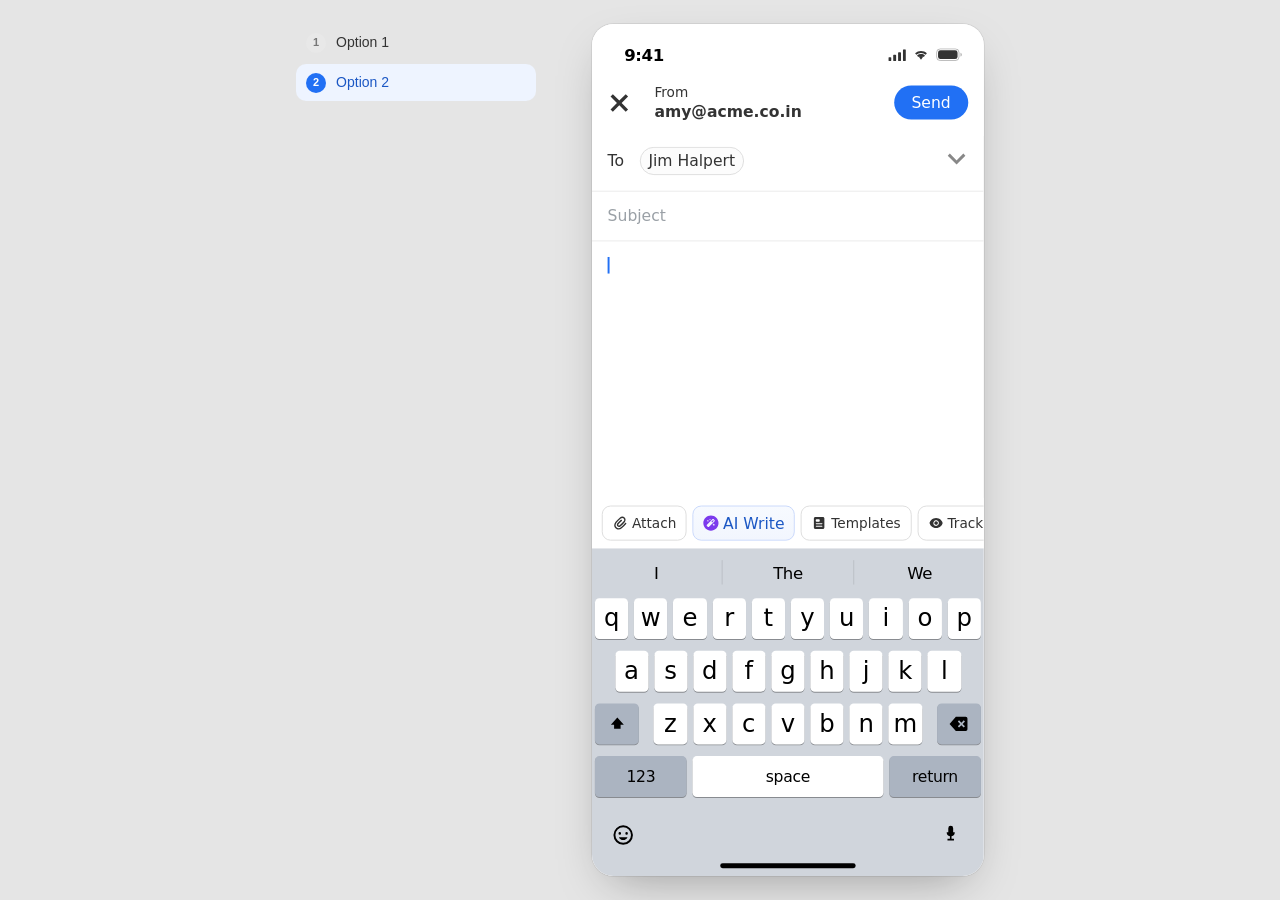
<file: index.html>
<!DOCTYPE html>
<html lang="en">

<head>
  <meta charset="UTF-8">
  <meta name="viewport" content="width=device-width,initial-scale=1,maximum-scale=1,viewport-fit=cover,interactive-widget=overlays-content">
  <title>Option 2</title>
  <link rel="stylesheet" href="proto.css">
</head>

<body>

  <aside class="panel">
    <nav class="others">
      <a href="proto-2-chat.html"><span class="n">1</span>Option 1</a>
      <a class="on" href="proto-3-draft-sheet.html"><span class="n">2</span>Option 2</a>
    </nav>
  </aside>

  <div class="device-wrap">
    <div class="device" id="phone"></div>
  </div>

  <script src="words.js"></script>
  <script src="proto.js"></script>
  <script>
    /* ══════════════════════════════════════════════════════════════════════
       Direction 3 — Draft in sheet, with AI Refine

       write:  compose → prompt (chat dock on the keyboard, "7 left")
                       → gen (keyboard drops, sheet comes up, draft streams)
                       → sheet (versions, Tone / Length, feedback, describe a
                         change, Regenerate / Insert) → compose + Undo

       refine: compose with a selection (Figma 5525:2355 — highlight, handles,
               iOS edit menu, the bar collapses to "AI Refine")
                       → the same prompt / gen / sheet, but every step works on
                         the selected text only → Replace → compose + Undo

       The middle ground between 1 and 2: Chat's prompt and controls, Smart
       Write's rule that nothing touches the email before the user says so.
       ══════════════════════════════════════════════════════════════════════ */

    var ico = P.ico;

    function copy(q) { return JSON.parse(JSON.stringify(q)); }
    function cur(st) { return st.hist[st.cur]; }
    function refining(st) { return st.kind === 'refine'; }

    /* the email body: the shared selection rendering, plus the selection
       being refined while the AI surface is up */
    function bodyHtml(st) {
      if (st.mode === 'compose') return P.sel.body(st);
      return P.sel.bodyHtml(st.body, refining(st) && st.rf ? { s: st.rf.s, e: st.rf.e, cls: 'selhl' } : null, null);
    }

    /* ── the sheet ─────────────────────────────────────────────────── */

    /* no × — a tap outside the sheet closes it. The header's right side
       carries the one primary action (Insert / Replace) once there's a draft. */
    var sheetH = null;      /* height the sheet was dragged to; null = its default */
    function sheet(inner, kbdUp, action) {
      return '<div class="ds-sheet' + (kbdUp ? ' kb' : ' drag') + '"' + (!kbdUp && sheetH ? ' style="height:' + sheetH + 'px"' : '') +
        '><div class="sw-grab"></div>' +
        '<div class="sw-head">' + ico('i-ai-write') + '<span class="sw-title">Smart Write by Titan AI</span>' +
        (action || '') + '</div>' +
        inner + (kbdUp ? '' : '<div class="home-ind"></div>') + '</div>';
    }
    function primary(st, on) {
      return '<button type="button" class="sw-btn ds-insert' + (on ? '" data-act="insert"' : ' off"') + '>' + (refining(st) ? 'Replace' : 'Insert') + '</button>';
    }

    /* write: subject + body. refine: the selection on top, the rewrite below */
    function card(st, o) {
      if (!refining(st)) return P.draftCard(o);
      return P.sel.card(st.rf.orig, o);
    }
    function reviewCard(st, act) {
      var v = cur(st);
      return card(st, { subject: v.subject, text: v.text, ver: { i: st.cur, n: st.hist.length }, key: 'v' + st.cur, act: act });
    }

    function tools(st) {
      var q = cur(st).params, off = !st.left, rf = refining(st);
      return '<div class="cx-row">' +
        P.cChip('tone', q.tone || 'Tone', P.TONES, st.menu === 'tone', off) +
        P.cChip('len', q.len || 'Length', rf ? P.sel.LENS : P.LENS, st.menu === 'len', off) +
        '<span class="cx-push"></span>' +
        '<span class="cx-ib' + (st.fb[st.cur] === 'up' ? ' on' : '') + '" data-act="fb:up">' + ico('i-thumb-up') + '</span>' +
        '<span class="cx-ib' + (st.fb[st.cur] === 'down' ? ' on' : '') + '" data-act="fb:down">' + ico('i-thumb-down') + '</span></div>';
    }

    function view(st) {
      var o = { subject: st.subject, toast: st.toast, bar: null, bodyHtml: bodyHtml(st) };
      var over = st.confirm ? P.confirmSheet('discard', 'keep', refining(st) ? P.sel.CONFIRM : null) : '';
      if (st.mode === 'compose') {
        o.focus = st.focus === 'subject' ? 'subject' : null; o.kbd = !!st.focus; o.typing = st.focus === 'body';
        o.bar = st.sel ? P.sel.pill('refine-open') : P.COMPOSE_ROW('open');
        o.over = P.sel.menu(st);
        return P.shell(o);
      }
      switch (st.phase) {
        case 'prompt':
          o.kbd = !!st.left;
          if (refining(st)) o.fieldsBottom = 336 + 112;
          /* refine adds the sheet's own Tone / Length dropdowns under the prompt */
          o.catcher = st.menu ? 'menu' : 'close';     /* a tap above the dock closes AI Write */
          o.sheet = P.dock(P.cField({
            text: st.prompt || (refining(st) ? 'Describe how to change it' : 'Describe your email'), ph: !st.prompt,
            focus: !!st.left, off: !st.left, count: st.left + ' left', send: st.prompt.trim() && st.left ? 'go' : ''
          }) + (refining(st) && st.left ? '<div class="cx-row">' +
            P.cChip('tone', 'Tone', P.TONES, st.menu === 'tone') + P.cChip('len', 'Length', P.sel.LENS, st.menu === 'len') +
            '</div>' : '') + (st.left ? '' : P.cLeft(0)), !!st.left);
          return P.shell(o);

        case 'gen':       /* the sheet comes up and the text is written inside it */
          var g = st.gen, c;
          if (g.text != null) c = card(st, { subject: g.subject, text: g.text, pin: true, key: 'gen' });
          else if (g.first) c = card(st, { text: null, key: 'gen' });
          else c = card(st, { subject: cur(st).subject, text: cur(st).text, shimmer: true, key: 'gen' });
          o.scrim = 'close'; o.over = over;
          o.sheet = sheet('<div class="sw-status">' + ico('i-ai-write') + '<span>' +
            (!g.first ? 'Rewriting' : refining(st) ? 'Refining your selection' : 'Writing your draft') +
            '</span><span class="dots"></span></div>' + c +
            '<div class="ds-bottom"><div class="sw-foot fill"><button type="button" class="sw-btn ghost" data-act="stop">' + ico('i-stop') + ' Stop</button></div></div>',
            false, primary(st, false));
          return P.shell(o);

        case 'sheet':
          if (st.asking) {  /* keyboard back, sheet rides on it, text still readable */
            o.kbd = true; o.scrim = 'close';
            o.sheet = sheet(reviewCard(st, 'cancel-ask') + '<div class="ds-bottom">' + P.cField({
              text: st.ask || 'Describe your change', ph: !st.ask, focus: true,
              send: st.ask.trim() ? 'refine' : ''
            }) + '</div>', true, primary(st, true));
            return P.shell(o);
          }
          o.scrim = st.menu ? 'menu' : 'close'; o.over = over;
          /* draft · divider · Tone / Length + feedback · describe a change · suggestions left */
          o.sheet = sheet(reviewCard(st, st.menu ? 'menu' : '') + '<div class="ds-bottom">' + tools(st) +
            P.cField({ text: 'Describe your change', ph: true, tap: 'ask', off: !st.left }) + P.cLeft(st.left) + '</div>',
            false, primary(st, true));
          return P.shell(o);
      }
    }

    /* ── behaviour ──────────────────────────────────────────────────── */

    function gen(st, api, q, first) {
      if (!st.left) return;
      st.left--; st.phase = 'gen'; st.asking = false; st.focus = null; st.menu = null; st.prompt = '';
      if (refining(st) && st.rf.whole) q.whole = true;   /* the whole email: "draft an email…" replaces all of it */
      var out = refining(st) ? { subject: '', text: P.ai.rewrite(st.rf.orig, q) } : P.ai.compose(q);
      /* a new version never repeats the one on screen */
      for (var n = 0; refining(st) && st.hist.length && out.text === cur(st).text && n < 4; n++) {
        q.variant++; out.text = P.ai.rewrite(st.rf.orig, q);
      }
      st.gen = { first: first, text: null, subject: out.subject };
      st.stop = P.stream(out.text, function (t) { st.gen.text = t; api.render(); }, function () {
        st.hist.push({ params: q, subject: out.subject, text: out.text });
        st.cur = st.hist.length - 1; st.gen = null; st.stop = null; st.phase = 'sheet';
        api.render();
      });
      api.render();
    }

    /* Stop keeps the version that was there and gives the suggestion back */
    function stop(st, api) {
      if (st.stop) st.stop();
      st.left++; st.stop = null; st.gen = null;
      if (st.hist.length) st.phase = 'sheet';
      else { st.phase = 'prompt'; st.focus = 'prompt'; }
      api.render();
    }

    /* back to the email; a refine that never landed leaves the selection as it was */
    function toCompose(st) {
      st.mode = 'compose'; st.focus = 'body'; st.menu = null; st.asking = false; st.confirm = false;
      if (refining(st) && st.rf) { st.sel = { s: st.rf.s, e: st.rf.e }; st.rf = null; }
    }

    /* reopen a session that was closed by tapping outside, if the email hasn't changed since */
    function resume(st, kind) {
      var k = st.kept;
      if (!k || k.kind !== kind || k.body !== st.body) return false;
      if (kind === 'refine' && !(st.sel && st.sel.s === k.rf.s && st.sel.e === k.rf.e)) return false;
      st.kind = kind; st.rf = k.rf; st.kept = null; st.sel = null; st.flash = null; st.toast = null; st.menu = null;
      st.mode = 'ai'; st.phase = 'sheet'; st.focus = null; st.asking = false;
      return true;
    }

    function act(a, el, st, api) {
      var p = a.split(':'), q;
      switch (p[0]) {
        case 'focus':     /* text taps in the body are handled on mouseup, below */
          if (p[1] === 'body' && P.sel.tapped()) return;
          if (st.mode !== 'compose' && st.phase !== 'prompt') return;
          if (st.mode !== 'compose') toCompose(st);
          st.focus = p[1]; st.sel = null; st.flash = null; st.caret = null;
          return api.render();
        case 'open':      /* back to the drafts you tapped away from, or a fresh session */
          if (resume(st, 'write')) return api.render();
          /* there's already writing in the email and nothing is selected:
             AI Write works on all of it, the same as selecting it all and tapping AI Refine */
          var all = st.body.search(/\S/);
          if (all >= 0) {
            st.sel = { s: all, e: st.body.replace(/\s+$/, '').length };
            return act('refine-open', el, st, api);
          }
          st.hist = []; st.cur = 0; st.fb = {}; st.prompt = ''; st.undo = null; st.kept = null;
          st.kind = 'write'; st.sel = null; st.flash = null;
          st.mode = 'ai'; st.phase = 'prompt'; st.focus = st.left ? 'prompt' : null; st.toast = null;
          return api.render();
        case 'refine-open':
          if (!st.sel) return;
          if (resume(st, 'refine')) return api.render();
          st.kept = null;
          st.rf = { s: st.sel.s, e: st.sel.e, orig: st.body.slice(st.sel.s, st.sel.e),
            whole: !st.body.slice(0, st.sel.s).trim() && !st.body.slice(st.sel.e).trim() };
          st.hist = []; st.cur = 0; st.fb = {}; st.prompt = ''; st.undo = null;
          st.kind = 'refine'; st.sel = null; st.flash = null;
          st.mode = 'ai'; st.phase = 'prompt'; st.focus = st.left ? 'prompt' : null; st.toast = null;
          return api.render();
        case 'go':
          if (!st.prompt.trim()) return;
          /* a short note already in the email ("Vendor quotes") is context for the draft, and the draft takes its place */
          return gen(st, api, refining(st) ? P.ai.refineSel(P.ai.selParams(), st.prompt.trim())
            : P.ai.params(st.prompt.trim(), null, null, P.ai.isNote(st.body) ? st.body.trim() : ''), true);
        case 'close':     /* a tap outside: AI Write closes; drafts are kept, so reopening picks up where you left off */
          if (st.phase === 'gen') stop(st, api);
          st.kept = st.hist.length ? { kind: st.kind, rf: st.rf && { s: st.rf.s, e: st.rf.e, orig: st.rf.orig }, body: st.body } : null;
          toCompose(st);
          return api.render();
        case 'keep': st.confirm = false; return api.render();
        case 'discard':
          if (st.stop) st.stop();
          st.stop = null; st.gen = null; st.hist = []; st.cur = 0; st.fb = {}; st.prompt = ''; st.ask = '';
          toCompose(st);
          return api.render();
        case 'stop': return stop(st, api);
        case 'ver':
          st.cur = Math.max(0, Math.min(st.hist.length - 1, st.cur + +p[1]));
          return api.render();
        case 'menu':
          st.menu = p[1] && st.menu !== p[1] ? p[1] : null;
          return api.render();
        case 'set':
          st.menu = null;
          if (!st.hist.length) {        /* from the refine prompt: rewrite straight away, with any typed ask */
            q = st.prompt.trim() ? P.ai.refineSel(P.ai.selParams(), st.prompt.trim()) : P.ai.selParams();
            q[p[1]] = p[2];
            return gen(st, api, q, true);
          }
          if (cur(st).params[p[1]] === p[2]) return api.render();
          q = copy(cur(st).params); q[p[1]] = p[2];
          return gen(st, api, q, false);
        case 'regen':
          q = copy(cur(st).params); q.variant++;
          return gen(st, api, q, false);
        case 'ask':
          if (!st.left) return;
          st.asking = true; st.focus = 'ask'; st.menu = null;
          return api.render();
        case 'cancel-ask': st.asking = false; st.focus = null; return api.render();
        case 'refine':
          if (!st.ask.trim()) return;
          q = refining(st) ? P.ai.refineSel(cur(st).params, st.ask.trim()) : P.ai.refine(cur(st).params, st.ask.trim());
          st.ask = '';
          return gen(st, api, q, false);
        case 'fb':
          st.fb[st.cur] = st.fb[st.cur] === p[1] ? null : p[1];
          if (st.fb[st.cur]) return api.toast({ msg: 'Thanks for the feedback', top: 160 });
          return api.render();
        case 'upgrade':
          return api.toast({ msg: 'Upgrade opens here — not part of this prototype', top: 160 });
        case 'insert':    /* only now does anything reach the email */
          var v = cur(st), s, e;
          st.kept = null;
          st.undo = { kind: st.kind, subject: st.subject, body: st.body, rf: st.rf };
          if (refining(st)) {           /* Replace: only the selected text changes */
            s = st.rf.s;
            /* a whole new email written over the old text also fills an empty subject */
            if (v.params && v.params.whole && v.params._subject && !st.subject.trim()) st.subject = v.params._subject;
            var rest = st.body.slice(st.rf.e);
            if (/[.!?]$/.test(v.text) && /^[.!?]/.test(rest)) v = { text: v.text.slice(0, -1) };   /* no ".." */
            st.body = st.body.slice(0, s) + v.text + rest;
            st.rf = null;
          } else {
            if (!st.subject.trim()) st.subject = v.subject;
            var note = v.params && v.params.context && st.body.trim() === v.params.context;   /* the note it was written from */
            st.body = st.body.trim() && !note ? st.body.replace(/\s+$/, '') + '\n\n' : '';
            s = st.body.length; st.body += v.text;
          }
          e = s + v.text.length;
          st.flash = { s: s, e: e }; st.caret = e; st.sel = null;
          st.mode = 'compose'; st.focus = 'body';
          return api.toast({ msg: st.undo.kind === 'refine' ? 'Selection replaced' : 'Draft inserted', act: 'undo' });
        case 'undo':      /* back into the sheet, versions and all */
          if (!st.undo) return;
          st.subject = st.undo.subject; st.body = st.undo.body; st.kind = st.undo.kind; st.rf = st.undo.rf;
          st.undo = null; st.flash = null; st.sel = null; st.caret = null;
          st.mode = 'ai'; st.phase = 'sheet'; st.focus = null; st.toast = null;
          return api.render();
        default: P.sel.act(a, st, api);
      }
    }

    function escape(st, api) {
      if (st.mode === 'compose') { if (st.sel) { st.caret = st.sel.e; st.sel = null; api.render(); } return; }
      if (st.confirm) return act('keep', null, st, api);
      if (st.asking) return act('cancel-ask', null, st, api);
      if (st.menu) return act('menu', null, st, api);
      act('close', null, st, api);
    }

    var A = P.app({
      init: function () {
        return {
          mode: 'compose', focus: 'body', subject: '', body: '', toast: null,
          kind: 'write', sel: null, caret: null, flash: null, rf: null,
          phase: 'prompt', prompt: '', ask: '', asking: false, menu: null, confirm: false,
          left: 7, hist: [], cur: 0, fb: {}, gen: null, stop: null, undo: null
        };
      },
      target: function (st, api) {
        function field(k, extra) {
          var t = { get: function () { return st[k]; }, set: function (v) { st[k] = v; } };
          for (var x in extra) t[x] = extra[x];
          return t;
        }
        if (st.confirm) return null;
        if (st.mode === 'compose') {
          if (st.focus === 'subject') return field('subject', { enter: function () { st.focus = 'body'; api.render(); } });
          if (st.focus !== 'body') return null;
          return P.sel.target(st);
        }
        if (st.phase === 'prompt' && st.left) return field('prompt', {
          enter: function () { act('go', null, st, api); }, enterLabel: 'Send',
          sugs: refining(st) ? ['Make', 'Shorter', 'Clearer'] : ['Write', 'Invite', 'Offer']
        });
        if (st.phase === 'sheet' && st.asking) return field('ask', { enter: function () { act('refine', null, st, api); }, enterLabel: 'Send', sugs: ['Make', 'Add', 'Shorter'] });
        return null;
      },
      view: view, act: act, escape: escape,
      /* each option remembers its own progress when you switch away and back */
      key: 'opt2',
      restored: function (st) {
        if (st.phase === 'gen') { st.left++; st.phase = st.hist.length ? 'sheet' : 'prompt'; st.focus = st.phase === 'prompt' && st.left ? 'prompt' : null; }
        st.confirm = false; st.asking = false;
      },
      after: function (root, st) { P.sel.place(root, st.mode === 'ai' && st.phase === 'prompt'); }
    });


    P.sel.watch(A, function (st) { return st.mode === 'compose'; });

    /* ── the sheet drags by its handle / header ──────────────────────────
       Drag up to make it taller (up to just under the status bar), down to
       make it shorter; let go and it settles on the nearest of three heights.
       Pulled down far enough, it closes AI Write — same as a tap outside. */
    (function dragSheet() {
      var phone = document.getElementById('phone'), d = null;
      function k() { var p = phone.querySelector('.phone'); return p ? p.getBoundingClientRect().width / 402 : 1; }
      function ph() { var p = phone.querySelector('.phone'); return p ? p.offsetHeight : 874; }
      function stops() { var H = ph(); return { low: Math.round(H * 0.5), mid: Math.min(640, H - 96), max: H - 60 }; }
      function start(y, target) {
        var st = A.state(), el = target.closest && target.closest('.ds-sheet.drag');
        if (!el || st.mode !== 'ai' || target.closest('[data-act]') || !target.closest('.sw-grab, .sw-head')) return false;
        d = { y: y, h: el.getBoundingClientRect().height / k(), el: el, moved: false };
        el.classList.remove('snap');
        return true;
      }
      function move(y) {
        if (!d) return;
        var s = stops(), el = phone.querySelector('.ds-sheet.drag') || d.el;
        var h = Math.max(140, Math.min(s.max, d.h - (y - d.y) / k()));
        if (Math.abs(y - d.y) > 4) d.moved = true;
        d.cur = h; el.style.height = h + 'px'; sheetH = Math.round(h);
      }
      function end() {
        if (!d) return;
        var s = stops(), h = d.cur, moved = d.moved; d = null;
        if (!moved || h == null) return;
        if (h < s.low * 0.75) { sheetH = null; return A.render(), actClose(); }
        var pick = [s.low, s.mid, s.max].reduce(function (a, b) { return Math.abs(b - h) < Math.abs(a - h) ? b : a; });
        sheetH = pick === s.mid ? null : pick;
        var el = phone.querySelector('.ds-sheet.drag');
        if (el) { el.classList.add('snap'); el.style.height = pick + 'px'; }
        setTimeout(function () { A.render(); }, 230);
      }
      function actClose() { var st = A.state(); act('close', null, st, A); }
      phone.addEventListener('touchstart', function (e) {
        if (e.touches.length !== 1 || !start(e.touches[0].clientY, e.target)) return;
        var t = e.target;       /* a re-render (the draft streaming in) detaches it: keep listening on it */
        function tm(ev) { ev.preventDefault(); move(ev.touches[0].clientY); }
        function te() { t.removeEventListener('touchmove', tm); t.removeEventListener('touchend', te); t.removeEventListener('touchcancel', te); end(); }
        t.addEventListener('touchmove', tm, { passive: false }); t.addEventListener('touchend', te); t.addEventListener('touchcancel', te);
      }, { passive: true });
      phone.addEventListener('mousedown', function (e) {
        if (e.button || !start(e.clientY, e.target)) return;
        e.preventDefault();
        function mm(ev) { move(ev.clientY); }
        function mu() { document.removeEventListener('mousemove', mm); document.removeEventListener('mouseup', mu); end(); }
        document.addEventListener('mousemove', mm); document.addEventListener('mouseup', mu);
      });
    })();
  </script>
</body>

</html>
</file>
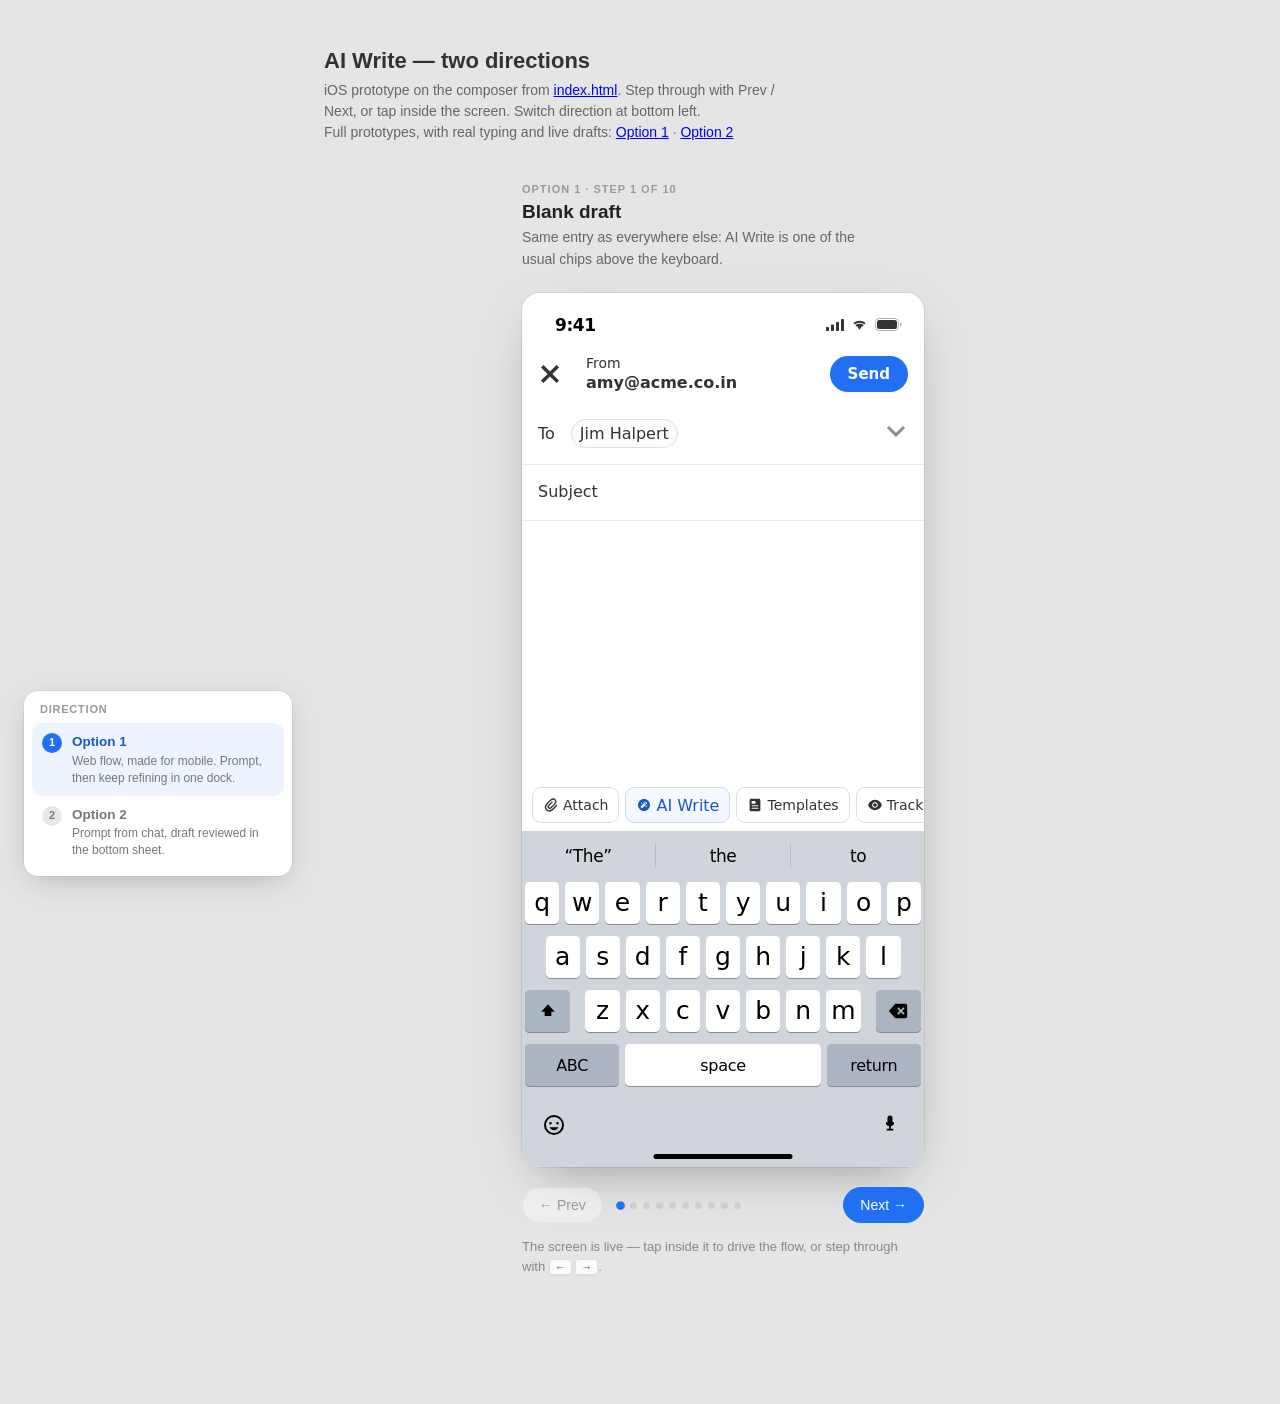
<file: options.html>
<!DOCTYPE html>
<html lang="en">

<head>
  <meta charset="UTF-8">
  <meta name="viewport" content="width=device-width,initial-scale=1">
  <title>AI Write — two directions</title>
  <style>
    /* ═══════════════════════════════════════════════════════════════════════
       AI Write — three directions (iOS prototype)

       A walkthrough, not a contact sheet: one live screen at a time, with
       Prev / Next, clickable dots and arrow keys. The screen itself is live,
       so taps inside the phone drive the flow and the step counter follows.

       Option 1 — Smart Write from blank. A short sheet docks on top of the
         keyboard (Gmail's shape, Figma 6630:224469) in Titan's language:
         title "Smart Write by Titan AI", cycling examples from Titan's own
         "See examples" (6633:256878), tone/length from "Writing style"
         (6633:256813) but inline rather than a second page.

       Option 2 — Refine inline. For text already written. The 52px accessory
         bar swaps its own contents per state; nothing new appears on screen.

       Order is driven by FLOWS below; each flow carries a stable `key`, so
       the behavioural branches never depend on the numbering.

       Both render into the 402×874 composer built in index.html.
       ═══════════════════════════════════════════════════════════════════════ */

    /* ═══════════════════════════════════════════════════════════════════════
       AI Refine — lightweight inline flow (iOS, rough draft)

       Problem this answers: today Refine pushes a full-screen "Smart Write by
       Titan AI" takeover (Figma 6633:256634 / 256668 / 256781) — the draft
       disappears, the keyboard drops, and the user is somewhere else.

       Competitor read (Figma 6630:220185):
         · Superhuman keeps everything anchored to the selection — a compact
           popover, then a shallow dock to accept. Composer never leaves.
         · Outlook is closer to ours: a tall sheet with a long menu.

       This draft goes one step lighter than Superhuman: there is no popover
       and no dock either. The 52px accessory bar that already sits above the
       keyboard (y=486, from index.html) IS the entire surface. It swaps its
       contents per state, so the draft never moves and the keyboard never
       drops. Frame stays 402×874 — same geometry as the built screens.
       ═══════════════════════════════════════════════════════════════════════ */

    /* ══════════════════════════════════════════════════════════════════════
       AI Write — mobile entry points (iOS + Android)

       Source: Figma "Titan AI Write" → page "AI Write - Mobile" → section
       "Latest". Four frames, built 1:1 against the Figma node geometry:

         ios / Mail          6633:259073   402 × 874   no selection
         ios / Mail          6633:259130   402 × 874   text selected
         android / 4         6633:259184   412 × 917   no selection
         android / 7         6633:259248   412 × 917   text selected

       Every frame, row, pill and chip keeps the width/height/offset Figma
       reports — nothing is re-flowed to fit. The composer toolbars overflow
       their frames exactly as they do in the design (iOS row is 893px wide
       inside a 402px frame; Android chip row is 901px inside 412px), so the
       4th item clips at the right edge the way the source shows it.

       The entry point itself is the bottom accessory bar above the keyboard:
         · nothing selected → "AI Write"
         · text selected    → the bar collapses to "AI Refine"

       Icons are the Titan DS "Compose tools" set, inlined from
       design-system/icons/assets so the file stands alone.
       ══════════════════════════════════════════════════════════════════════ */

    /* ── Titan tokens actually used by these screens ───────────────────── */
    :root {
      --titan-blue: #2170f4;
      /* --titan-color-blue-400-primary */
      --font-primary: #333;
      --rule: #ebebeb;
      --stroke: #dedede;
      --chip-stroke: #dfdfdf;
      --chip-fill: #fcfcfc;

      /* iOS */
      --ios-kbd-bg: #d0d5dc;
      --ios-kbd-key: #fff;
      --ios-kbd-special: #abb4c1;
      --ios-select: #c6d8e9;
      --ios-handle: #146fe1;
      --ios-menu: #f4f4f4;

      /* Android (Material 3) */
      --and-bar: #0f1227;
      --and-on-surface: #1d1b20;
      --and-on-surface-var: #49454f;
      --and-kbd-strip: #f2f2f2;
      --and-kbd-key: #f7f2fa;
      --and-kbd-mod: #e8def8;
      --and-kbd-enter: #d0bcff;
      --and-kbd-shift: #e6e0e9;
    }
    * {
      box-sizing: border-box;
    }
    body {
      margin: 0;
      padding: 48px 40px 72px 324px;
      background: #e5e5e5;
      font-family: -apple-system, BlinkMacSystemFont, 'SF Pro Text', 'Segoe UI', Roboto, sans-serif;
      color: #333;
      -webkit-font-smoothing: antialiased;
    }
    .page-head {
      max-width: 1120px;
      margin: 0 auto 40px;
    }
    .page-head h1 {
      font-size: 22px;
      font-weight: 600;
      margin: 0 0 6px;
    }
    .page-head p {
      margin: 0;
      font-size: 14px;
      line-height: 1.5;
      color: #666;
      max-width: 60ch;
    }
    .platform {
      max-width: 1120px;
      margin: 0 auto 56px;
    }
    .platform>h2 {
      font-size: 13px;
      font-weight: 600;
      letter-spacing: .06em;
      text-transform: uppercase;
      color: #888;
      margin: 0 0 20px;
    }
    .frames {
      display: flex;
      gap: 88px;
      flex-wrap: wrap;
    }
    figure {
      margin: 0;
      width: min-content;
    }
    figcaption {
      margin-top: 14px;
      font-size: 13px;
      line-height: 1.45;
      color: #666;
    }
    figcaption b {
      display: block;
      color: #333;
      font-weight: 600;
    }
    .phone {
      position: relative;
      overflow: hidden;
      background: #fff;
    }
    .icon {
      display: block;
      fill: currentColor;
    }
    /* ════════ iOS — 402 × 874 ════════════════════════════════════════════ */
    .ios {
      width: 402px;
      height: 874px;
      font-family: -apple-system, 'SF Pro Text', 'SF Pro', system-ui, sans-serif;
      color: var(--font-primary);
    }
    /* header block: status bar + from row, col gap 8, pb 16 → 116 tall */
    .ios-top {
      position: absolute;
      left: 0;
      top: 0;
      width: 402px;
      background: #fff;
      display: flex;
      flex-direction: column;
      align-items: center;
      gap: 8px;
      padding-bottom: 16px;
    }
    .ios-status {
      width: 402px;
      height: 54px;
      padding: 21px 22px 0 33px;
      display: flex;
      align-items: flex-start;
      justify-content: space-between;
    }
    .ios-time {
      font-size: 17px;
      font-weight: 600;
      letter-spacing: -.4px;
      line-height: 22px;
      color: #000;
    }
    .ios-statusicons {
      display: flex;
      align-items: center;
      gap: 7px;
      padding-top: 4px;
    }
    .ios-headrow {
      width: 100%;
      padding: 0 16px;
      display: flex;
      align-items: center;
      justify-content: space-between;
    }
    .ios-headleft {
      display: flex;
      align-items: center;
      gap: 24px;
    }
    .ios-from {
      display: flex;
      flex-direction: column;
      gap: 2px;
    }
    .ios-from .lbl {
      font-size: 14px;
    }
    .ios-from .val {
      font-size: 16px;
      font-weight: 600;
    }
    .ios-send {
      background: var(--titan-blue);
      color: #fff;
      font-size: 15px;
      font-weight: 600;
      line-height: 20px;
      padding: 8px 18px;
      border-radius: 226px;
    }
    /* fields: absolute top 126, col gap 16 */
    .ios-fields {
      isolation: isolate;
      position: absolute;
      left: 0;
      top: 126px;
      width: 402px;
      display: flex;
      flex-direction: column;
      gap: 16px;
    }
    .ios-torow {
      width: 402px;
      padding: 0 16px;
      display: flex;
      align-items: flex-start;
      justify-content: space-between;
    }
    .ios-toleft {
      display: flex;
      align-items: center;
      gap: 16px;
    }
    .ios-tolbl {
      font-size: 16px;
      line-height: 1.5;
    }
    .ios-chip {
      background: var(--chip-fill);
      border: 1px solid var(--chip-stroke);
      border-radius: 16px;
      padding: 4px 8px;
      font-size: 16px;
      line-height: normal;
    }
    /* Figma draws these as 0-height vectors — keep them out of the flow */
    .rule {
      position: relative;
      height: 0;
      width: 100%;
    }
    .rule::after {
      content: '';
      position: absolute;
      inset: -.5px 0 auto 0;
      height: 1px;
      background: var(--rule);
    }
    .ios-subject {
      width: 402px;
      padding: 0 16px;
      font-size: 16px;
      line-height: 1.5;
    }
    .ios-body {
      position: relative;
      width: 402px;
      padding: 0 16px;
      font-size: 16px;
      line-height: 1.5;
    }
    /* ── bottom accessory bar: the AI Write / AI Refine entry point ────── */
    .ios-toolbar {
      position: absolute;
      left: 0;
      top: 486px;
      width: 402px;
      padding: 8px 0 8px 10px;
      display: flex;
      align-items: center;
      overflow: hidden;
    }
    .ios-pills {
      display: flex;
      align-items: center;
      gap: 6px;
      flex: none;
    }
    .ios-pill {
      flex: none;
      min-width: 32px;
      min-height: 32px;
      height: 36px;
      border: 1px solid var(--stroke);
      border-radius: 9px;
      padding: 6px 10px;
      display: flex;
      align-items: center;
      gap: 4px;
      font-size: 14px;
      font-weight: 500;
      line-height: 1.3;
      color: var(--font-primary);
      white-space: nowrap;
      overflow: hidden;
      background: #fff;
      box-sizing: border-box;
    }
    .ios-pill .icon {
      width: 16px;
      height: 16px;
      flex: none;
    }
    /* ── selection: highlight bands + lollipop handles ─────────────────── */
    .sel {
      position: absolute;
      height: 24px;
      background: var(--ios-select);
      z-index: 0;
    }
    .lolli {
      position: absolute;
      width: 18px;
    }
    .lolli i {
      position: absolute;
      width: 2px;
      border-radius: 2px;
      background: var(--ios-handle);
    }
    .lolli b {
      position: absolute;
      width: 12px;
      height: 12px;
      border-radius: 50%;
      background: var(--ios-handle);
    }
    .lolli.lead {
      left: -9px;
      top: -18px;
      bottom: 0;
    }
    .lolli.lead i {
      left: 8px;
      top: 9px;
      bottom: 0;
    }
    .lolli.lead b {
      left: 3px;
      top: 0;
    }
    .lolli.trail {
      right: -9px;
      top: 0;
      bottom: -18px;
    }
    .lolli.trail i {
      right: 8px;
      top: 0;
      bottom: 9px;
    }
    .lolli.trail b {
      right: 3px;
      bottom: 0;
    }
    /* ── iOS compact (edit) menu ───────────────────────────────────────── */
    .ios-menu {
      position: absolute;
      left: 35px;
      top: 235px;
      height: 40px;
      display: flex;
      align-items: stretch;
      background: var(--ios-menu);
      border-radius: 8px;
      filter: drop-shadow(0 3px 15.5px rgba(0, 0, 0, .25));
      font-size: 15px;
      letter-spacing: -.23px;
      color: #000;
    }
    .ios-menu span {
      display: flex;
      align-items: center;
      padding: 0 12px;
      line-height: 20px;
      white-space: nowrap;
    }
    .ios-menu span+span {
      border-left: .5px solid rgba(60, 60, 67, .29);
    }
    .ios-menu-tail {
      position: absolute;
      left: 50%;
      transform: translateX(-50%);
      top: 40px;
      width: 29px;
      height: 8px;
      overflow: hidden;
    }
    .ios-menu-tail::after {
      content: '';
      position: absolute;
      left: 50%;
      top: -21px;
      transform: translateX(-50%) rotate(45deg);
      width: 21px;
      height: 21px;
      border-radius: 4px;
      background: var(--ios-menu);
    }
    /* ── iOS keyboard — 402 × 336 at y 538 ─────────────────────────────── */
    .ios-kbd {
      position: absolute;
      left: 0;
      top: 538px;
      width: 402px;
      height: 336px;
      padding-top: 3px;
      background: var(--ios-kbd-bg);
      display: flex;
      flex-direction: column;
      align-items: center;
    }
    .ios-acc {
      width: 100%;
      padding: 2px 1px;
      display: flex;
      align-items: center;
      height: 43px;
    }
    .ios-acc .sug {
      flex: 1 0 0;
      min-width: 0;
      height: 39px;
      display: flex;
      align-items: center;
      justify-content: center;
      font-size: 17px;
      letter-spacing: -.43px;
      line-height: 22px;
      color: #000;
    }
    .ios-acc .sep {
      flex: none;
      width: 1px;
      height: 25px;
      margin: 0 2px;
      background: rgba(0, 0, 0, .1);
    }
    .ios-spacer {
      height: 5px;
      flex: none;
    }
    .ios-layout {
      position: relative;
      width: 100%;
      height: 204px;
      flex: none;
    }
    .krow {
      position: absolute;
      display: flex;
      gap: 6px;
      height: 42px;
    }
    .key {
      position: relative;
      flex: 1 0 0;
      min-width: 0;
      height: 42px;
      border-radius: 4.6px;
      background: var(--ios-kbd-key);
      box-shadow: 0 1px 0 0 rgba(0, 0, 0, .35);
      display: flex;
      align-items: center;
      justify-content: center;
      font-size: 25px;
      line-height: 28px;
      color: #000;
    }
    .key.space {
      font-size: 16px;
      line-height: 21px;
      letter-spacing: -.31px;
    }
    .key.sp {
      background: var(--ios-kbd-special);
      font-size: 16px;
      line-height: 21px;
      letter-spacing: -.31px;
    }
    .key.abs {
      position: absolute;
      flex: none;
    }
    .ios-emoji {
      width: 100%;
      height: 55px;
      padding: 27px 24px 0 20px;
      display: flex;
      align-items: flex-start;
      justify-content: space-between;
      flex: none;
      color: #000;
    }
    .home-ind {
      position: absolute;
      left: 50%;
      transform: translateX(-50%);
      bottom: 8px;
      width: 139px;
      height: 5px;
      border-radius: 100px;
      background: #000;
    }
    /* ════════ Android — 412 × 917 ════════════════════════════════════════ */
    .and {
      width: 412px;
      height: 917px;
      font-family: Roboto, 'Helvetica Neue', system-ui, sans-serif;
      color: var(--font-primary);
    }
  
    /* ══════════════ refine flow — additions on top of the built screens ══ */

    /* the accessory bar is the only surface this flow ever uses: it swaps its
       contents instead of pushing a sheet, so the composer never moves */
    .bar-scroll {
      display: flex;
      align-items: center;
      gap: 6px;
      flex: none;
    }

    .back-chip {
      flex: none;
      width: 30px;
      height: 36px;
      border: 1px solid var(--stroke);
      border-radius: 9px;
      display: flex;
      align-items: center;
      justify-content: center;
      color: #666;
      background: #fff;
    }

    .ios-pill.ai {
      border-color: #c9d8fb;
      background: linear-gradient(180deg, #f7faff, #f2f6fe);
      color: #1b57c4;
    }

    .ios-pill.primary {
      border-color: var(--titan-blue);
      background: var(--titan-blue);
      color: #fff;
    }

    .ios-pill.quiet {
      color: #666;
    }

    .ios-pill[data-act] {
      cursor: pointer;
    }

    /* selection highlight, inline so it tracks whatever the copy becomes */
    .selhl {
      background: var(--ios-select);
      box-decoration-break: clone;
      -webkit-box-decoration-break: clone;
    }

    /* text the model just produced, still pending accept */
    .ai-new {
      display: block;
      background: linear-gradient(90deg, #eef3ff, #f6f0ff);
      border-left: 2px solid #6f8ff5;
      border-radius: 0 4px 4px 0;
      padding: 2px 6px 2px 8px;
      margin: 2px 0;
    }

    /* in-place "thinking": the selection breathes, nothing overlays it */
    .shimmer {
      position: relative;
      overflow: hidden;
    }

    .shimmer::after {
      content: '';
      position: absolute;
      inset: 0;
      background: linear-gradient(100deg, transparent 20%, rgba(255, 255, 255, .85) 50%, transparent 80%);
      animation: sweep 1.25s linear infinite;
    }

    @keyframes sweep {
      from {
        transform: translateX(-100%);
      }

      to {
        transform: translateX(100%);
      }
    }

    /* span only — the stepper's own .dots row is a div and must not animate */
    span.dots::after {
      content: '';
      animation: dots 1.2s steps(4, end) infinite;
    }

    @keyframes dots {
      0% {
        content: '';
      }

      25% {
        content: '.';
      }

      50% {
        content: '..';
      }

      75% {
        content: '...';
      }
    }

    /* custom-prompt state: a field in the bar, not a sheet */
    .bar-input {
      flex: 1 1 auto;
      height: 36px;
      border: 1px solid #c9d8fb;
      border-radius: 9px;
      padding: 0 10px;
      display: flex;
      align-items: center;
      gap: 8px;
      background: #fbfcff;
      color: #999;
      font-size: 14px;
      margin-right: 10px;
    }

    .bar-send {
      flex: none;
      width: 32px;
      height: 32px;
      min-width: 32px;
      min-height: 32px;
      border-radius: 50%;
      background: var(--titan-blue);
      color: #fff;
      display: flex;
      align-items: center;
      justify-content: center;
      margin-left: auto;
      padding: 6px;
      box-sizing: border-box;
    }

    /* filmstrip chrome */
    .strip {
      display: flex;
      gap: 40px;
      flex-wrap: wrap;
    }

    .step {
      width: min-content;
    }

    .step-n {
      font-size: 12px;
      font-weight: 600;
      letter-spacing: .06em;
      text-transform: uppercase;
      color: #999;
      margin-bottom: 10px;
    }

    .try {
      border: 1px dashed #c9c9c9;
      border-radius: 14px;
      padding: 20px;
      background: #fff;
      width: min-content;
    }

    .try-hint {
      font-size: 13px;
      color: #666;
      margin: 14px 0 0;
      max-width: 402px;
      line-height: 1.5;
    }

    .reset {
      font: inherit;
      font-size: 12px;
      color: #2170f4;
      background: none;
      border: 0;
      padding: 0;
      cursor: pointer;
      margin-top: 8px;
    }

    .note {
      max-width: 62ch;
      font-size: 14px;
      line-height: 1.6;
      color: #555;
      margin: 0 0 28px;
    }

    .note b {
      color: #333;
    }

      /* ══════════════ option 2 — Smart Write from a blank draft ══════════ */

    /* a short sheet docked to the top of the keyboard. It never covers the
       composer header or the recipient rows, and it never becomes a page. */
    .sw {
      position: absolute;
      left: 0;
      right: 0;
      bottom: 336px;
      /* sits exactly on top of the keyboard */
      background: #fff;
      border-radius: 16px 16px 0 0;
      box-shadow: 0 -1px 0 0 #ebebeb, 0 -12px 28px -12px rgba(0, 0, 0, .16);
      padding: 14px 16px 16px;
      display: flex;
      flex-direction: column;
      gap: 12px;
    }

    .sw-head {
      display: flex;
      align-items: center;
      gap: 8px;
      height: 24px;
    }

    .sw-head .icon {
      width: 20px;
      height: 20px;
      flex: none;
      color: #2170f4;
    }

    .sw-title {
      font-size: 16px;
      font-weight: 600;
      color: var(--font-primary);
      flex: 1 1 auto;
    }

    .sw-x {
      width: 20px;
      height: 20px;
      color: #888;
      flex: none;
    }

    /* prompt field — focused ring in Titan blue */
    .sw-field {
      border: 1.5px solid var(--titan-blue);
      border-radius: 10px;
      padding: 10px 12px;
      min-height: 72px;
      font-size: 15px;
      line-height: 1.45;
      color: var(--font-primary);
      position: relative;
      overflow: hidden;
    }

    .sw-field.idle {
      border-color: #dfdfdf;
    }

    /* the cycling example — one line in, one line out */
    .sw-ex {
      color: #9aa0a6;
      /* opacity 1 is the resting state — the keyframe only adds an entrance,
         so the example can never be left invisible if the anim is interrupted */
      animation: exIn .4s ease;
    }

    @keyframes exIn {
      from {
        opacity: 0;
        transform: translateY(6px);
      }

      to {
        opacity: 1;
        transform: none;
      }
    }

    .sw-caret {
      display: inline-block;
      width: 1.5px;
      height: 17px;
      background: var(--titan-blue);
      vertical-align: -3px;
      animation: blink 1.1s steps(2, end) infinite;
    }

    @keyframes blink {
      50% {
        opacity: 0;
      }
    }

    .sw-foot {
      display: flex;
      align-items: center;
      gap: 10px;
    }

    .sw-style {
      display: flex;
      align-items: center;
      gap: 6px;
      min-width: 32px;
      min-height: 32px;
      padding: 6px 8px;
      font-size: 14px;
      color: var(--titan-blue);
      cursor: pointer;
      box-sizing: border-box;
    }

    .sw-style .icon {
      width: 18px;
      height: 18px;
    }

    button,
    [data-act] {
      font: inherit;
    }

    .sw-btn {
      display: inline-flex;
      align-items: center;
      justify-content: center;
      gap: 6px;
      min-width: 32px;
      min-height: 32px;
      margin-left: auto;
      background: var(--titan-blue);
      color: #fff;
      font-size: 15px;
      font-weight: 600;
      line-height: 20px;
      padding: 8px 18px;
      border-radius: 226px;
      cursor: pointer;
      box-sizing: border-box;
      border: 0;
    }

    .sw-btn.off {
      background: #ececec;
      color: #a8a8a8;
      cursor: default;
    }

    .sw-icon-btn {
      display: inline-flex;
      align-items: center;
      justify-content: center;
      width: 40px;
      height: 40px;
      border-radius: 50%;
      border: 1px solid var(--stroke);
      background: #fff;
      color: #333;
      cursor: pointer;
      flex: none;
    }

    .sw-icon-btn .icon {
      width: 18px;
      height: 18px;
      flex: none;
    }

    /* unsized icons inside a button stretch to fill it — pin them */
    .sw-btn .icon {
      width: 16px;
      height: 16px;
      flex: none;
    }

    /* a row of buttons that starts at the left instead of pushing right */
    .sw-foot.left .sw-btn {
      margin-left: 0;
    }

    .sw-btn.ghost {
      background: #fff;
      color: var(--font-primary);
      border: 1px solid var(--stroke);
      font-weight: 500;
      margin-left: 0;
    }

    /* tone / length, tucked behind one tap so the sheet stays small */
    .sw-opts {
      display: flex;
      flex-direction: column;
      gap: 8px;
    }

    .sw-optrow {
      display: flex;
      align-items: center;
      gap: 6px;
    }

    .sw-optlbl {
      font-size: 12px;
      color: #888;
      width: 48px;
      flex: none;
    }

    .sw-chip {
      min-width: 32px;
      min-height: 32px;
      height: 32px;
      border: 1px solid var(--stroke);
      border-radius: 8px;
      padding: 6px 10px;
      font-size: 13px;
      color: #555;
      cursor: pointer;
      box-sizing: border-box;
      display: inline-flex;
      align-items: center;
      justify-content: center;
    }

    .sw-chip.on {
      border-color: var(--titan-blue);
      background: #eef4ff;
      color: #1b57c4;
    }

    /* generating — Titan's gradient bars, drawn in the draft itself */
    .gen {
      display: flex;
      flex-direction: column;
      gap: 10px;
    }

    .gen i {
      display: block;
      height: 11px;
      border-radius: 6px;
      background: linear-gradient(90deg, #b9c9f7, #d9c2ef);
      animation: pulse 1.3s ease-in-out infinite;
    }

    .gen i:nth-child(2) {
      animation-delay: .12s;
    }

    .gen i:nth-child(3) {
      animation-delay: .24s;
    }

    .gen i:nth-child(4) {
      animation-delay: .36s;
    }

    @keyframes pulse {

      0%,
      100% {
        opacity: .45;
      }

      50% {
        opacity: 1;
      }
    }

    .sw-status {
      display: flex;
      align-items: center;
      gap: 8px;
      font-size: 14px;
      color: #666;
    }

    .draft-new {
      background: linear-gradient(90deg, #eef3ff, #f6f0ff);
      border-left: 2px solid #6f8ff5;
      border-radius: 0 4px 4px 0;
      padding: 2px 6px 2px 8px;
      display: block;
    }

    /* ══════════════ option switcher — fixed, bottom left ══════════════ */
    .switcher {
      position: fixed;
      left: 24px;
      bottom: 24px;
      z-index: 50;
      background: #fff;
      border-radius: 14px;
      box-shadow: 0 8px 30px -8px rgba(0, 0, 0, .25), 0 0 0 1px rgba(0, 0, 0, .06);
      padding: 8px;
      width: 268px;
    }

    .switcher h4 {
      margin: 4px 8px 8px;
      font-size: 11px;
      font-weight: 600;
      letter-spacing: .07em;
      text-transform: uppercase;
      color: #999;
    }

    .opt {
      display: flex;
      gap: 10px;
      align-items: flex-start;
      width: 100%;
      min-width: 32px;
      min-height: 32px;
      text-align: left;
      border: 0;
      background: none;
      font: inherit;
      padding: 9px 10px;
      border-radius: 10px;
      cursor: pointer;
      color: #333;
      box-sizing: border-box;
    }

    .opt:hover {
      background: #f4f6f9;
    }

    button:focus-visible,
    [data-act]:focus-visible,
    .opt:focus-visible,
    .nav button:focus-visible {
      outline: 3px solid rgba(33, 112, 244, 0.35);
      outline-offset: 2px;
    }

    .opt.on {
      background: #eef4ff;
    }

    .opt .n {
      flex: none;
      width: 20px;
      height: 20px;
      border-radius: 50%;
      background: #e8e8e8;
      color: #777;
      font-size: 11px;
      font-weight: 700;
      display: flex;
      align-items: center;
      justify-content: center;
      margin-top: 1px;
    }

    .opt.on .n {
      background: var(--titan-blue);
      color: #fff;
    }

    .opt b {
      display: block;
      font-size: 13.5px;
      font-weight: 600;
    }

    .opt span {
      display: block;
      font-size: 12px;
      color: #777;
      line-height: 1.4;
      margin-top: 1px;
    }

    .opt.on b {
      color: #1b57c4;
    }


    /* ══════════════ stepper prototype — one screen at a time ═══════════ */

    /* Catch-all: an inline <svg> with no width/height attribute has no
       intrinsic size and will balloon to fill its parent. Every icon inside
       the sheet gets a size here; specific rules below refine it. */
    .sw .icon,
    .sw-status .icon {
      width: 18px;
      height: 18px;
      flex: none;
    }

    .stage {
      max-width: 520px;
    }

    .stage-head {
      min-height: 92px;
      margin-bottom: 18px;
    }

    .step-count {
      font-size: 11px;
      font-weight: 700;
      letter-spacing: .09em;
      text-transform: uppercase;
      color: #9a9a9a;
    }

    .step-title {
      margin: 6px 0 4px;
      font-size: 19px;
      font-weight: 600;
      color: #222;
    }

    .step-desc {
      margin: 0;
      font-size: 14px;
      line-height: 1.55;
      color: #666;
      max-width: 46ch;
    }

    .stage-frame {
      width: 402px;
      border-radius: 18px;
      overflow: hidden;
      box-shadow: 0 18px 50px -18px rgba(0, 0, 0, .35), 0 0 0 1px rgba(0, 0, 0, .07);
    }

    .nav {
      display: flex;
      align-items: center;
      gap: 14px;
      width: 402px;
      margin-top: 20px;
    }

    .nav button {
      font: inherit;
      font-size: 14px;
      font-weight: 500;
      color: #333;
      background: #fff;
      border: 1px solid var(--stroke);
      border-radius: 999px;
      padding: 9px 16px;
      cursor: pointer;
      display: inline-flex;
      align-items: center;
      gap: 6px;
    }

    .nav button:hover:not(:disabled) {
      border-color: #bbb;
    }

    .nav button:disabled {
      opacity: .4;
      cursor: default;
    }

    .nav button.go {
      margin-left: auto;
      background: var(--titan-blue);
      border-color: var(--titan-blue);
      color: #fff;
    }

    .dots {
      display: flex;
      gap: 6px;
    }

    .dots i {
      width: 7px;
      height: 7px;
      border-radius: 50%;
      background: #cfcfcf;
      cursor: pointer;
      transition: background .15s, transform .15s;
    }

    .dots i.on {
      background: var(--titan-blue);
      transform: scale(1.25);
    }

    .stage-hint {
      margin: 14px 0 0;
      font-size: 13px;
      line-height: 1.5;
      color: #888;
      width: 402px;
    }

    .stage-hint kbd {
      font: inherit;
      font-size: 11px;
      border: 1px solid #ddd;
      border-bottom-width: 2px;
      border-radius: 4px;
      padding: 1px 5px;
      background: #fafafa;
      color: #555;
    }

    /* ══════════════ option 1 — draft review inside the sheet ═══════════ */

    /* Once Create is tapped the keyboard drops and the sheet grows to a
       reading height. The draft stays in here until the user approves it —
       nothing touches the composer before Insert. */
    .scrim {
      position: absolute;
      inset: 0;
      background: rgba(0, 0, 0, .22);
    }

    .sw.full {
      bottom: 0;
      height: 650px;
      padding-bottom: 40px;
    }

    /* describing a change: the keyboard comes back and the sheet rides on
       it, shorter, with the draft still scrollable above the field */
    .sw.full.kb {
      bottom: 336px;
      height: 430px;
      padding-bottom: 12px;
    }

    .sw-field.ask {
      flex: none;
      min-height: 0;
      display: flex;
      align-items: center;
      gap: 8px;
      padding: 6px 6px 6px 12px;
      cursor: text;
    }

    .sw-field.ask .txt {
      flex: 1 1 auto;
    }

    .sw-field.ask .ph {
      color: #9aa0a6;
    }

    .sw-field.ask .bar-send {
      margin-left: 0;
    }

    .sw-field.ask .bar-send.off {
      background: #dfe6f5;
    }

    .sw-style .val {
      color: #666;
    }

    /* ══════════════ ways out — every open thing can be closed ══════════ */

    .flip {
      transform: rotate(180deg);
    }

    /* tap-outside target: sits over the composer, under whatever is open */
    .catch {
      position: absolute;
      inset: 0;
      cursor: pointer;
    }

    .scrim[data-act] {
      cursor: pointer;
    }

    .scrim.top {
      z-index: 9;
    }

    .sw-subj {
      display: flex;
      align-items: flex-end;
      justify-content: space-between;
      gap: 8px;
    }

    /* version stepper — a rewrite never overwrites what the user read */
    .sw-ver {
      display: flex;
      align-items: center;
      gap: 2px;
      font-size: 12px;
      font-weight: 500;
      color: #666;
      white-space: nowrap;
    }

    .sw-ver .a {
      width: 26px;
      height: 26px;
      display: flex;
      align-items: center;
      justify-content: center;
      border-radius: 6px;
      color: #333;
      cursor: pointer;
    }

    .sw-ver .a.off {
      color: #ccc;
      cursor: default;
    }

    .sw .sw-ver .icon {
      width: 14px;
      height: 14px;
    }

    .ask-row {
      display: flex;
      align-items: center;
      gap: 10px;
      flex: none;
    }

    .ask-row .sw-field {
      flex: 1 1 auto;
    }

    .sw-cancel {
      flex: none;
      font-size: 15px;
      color: var(--titan-blue);
      cursor: pointer;
    }

    /* iOS action sheet for leaving with an un-inserted draft */
    .confirm {
      position: absolute;
      left: 8px;
      right: 8px;
      bottom: 30px;
      z-index: 10;
      display: flex;
      flex-direction: column;
      gap: 8px;
      animation: exIn .25s ease;
    }

    .confirm .grp {
      background: rgba(249, 249, 249, .98);
      border-radius: 14px;
      overflow: hidden;
      text-align: center;
    }

    .confirm .t {
      padding: 14px 18px 12px;
      font-size: 13px;
      line-height: 1.35;
      color: #8a8a8e;
    }

    .confirm .t b {
      display: block;
      font-weight: 600;
      color: #555;
      margin-bottom: 2px;
    }

    .confirm .b {
      padding: 16px;
      font-size: 18px;
      color: var(--titan-blue);
      border-top: .5px solid rgba(60, 60, 67, .29);
      cursor: pointer;
    }

    .confirm .b.red {
      color: #e5382f;
    }

    .confirm .grp > .b:first-child {
      border-top: 0;
      font-weight: 600;
    }

    /* undo window after anything that changes the email */
    .toast {
      position: absolute;
      left: 16px;
      right: 16px;
      top: 424px;
      z-index: 6;
      display: flex;
      align-items: center;
      gap: 10px;
      padding: 12px 14px;
      border-radius: 12px;
      background: #2b2b2e;
      color: #fff;
      font-size: 14px;
      box-shadow: 0 10px 24px -10px rgba(0, 0, 0, .45);
      animation: exIn .3s ease;
    }

    .toast .icon {
      width: 18px;
      height: 18px;
      color: #7fd18b;
    }

    .toast b {
      margin-left: auto;
      font-weight: 600;
      color: #8fb4ff;
      cursor: pointer;
    }

    .cx-ib.on {
      color: var(--titan-blue);
      background: #eef4ff;
    }

    .sw-grab {
      width: 36px;
      height: 5px;
      border-radius: 3px;
      background: #d6d6d6;
      margin: -6px auto -2px;
      flex: none;
    }

    .sw-draft {
      flex: 1 1 auto;
      min-height: 0;
      overflow-y: auto;
      border: 1px solid #e6eaf5;
      border-radius: 12px;
      padding: 12px 14px 28px;
      font-size: 15px;
      line-height: 1.55;
      color: var(--font-primary);
      background: linear-gradient(180deg, #f8faff, #fff 120px);
      -webkit-mask-image: linear-gradient(180deg, #000 calc(100% - 36px), transparent);
      mask-image: linear-gradient(180deg, #000 calc(100% - 36px), transparent);
    }

    .sw-subj {
      font-weight: 600;
      padding-bottom: 8px;
      margin-bottom: 10px;
      border-bottom: 1px solid #ebebeb;
    }

    .sw-subj > div > span {
      display: block;
      font-size: 12px;
      font-weight: 500;
      color: #999;
    }

    .sw-draft .gen {
      padding-top: 4px;
    }

    .sw-foot.fill .sw-btn {
      flex: 1 1 0;
      justify-content: center;
      margin-left: 0;
      padding: 10px 12px;
    }

    .sw.full .home-ind {
      bottom: 8px;
    }

    /* ══════════════ option 2 — chat with AI (web parity) ═══════════════ */

    /* One dock holds the whole conversation with the model. With the
       keyboard up it rides on top of it; once a draft lands the keyboard
       drops and the dock settles at the bottom so the draft can be read. */
    .cx {
      position: absolute;
      left: 0;
      right: 0;
      bottom: 0;
      background: #fff;
      box-shadow: 0 -1px 0 0 #ebebeb, 0 -12px 24px -16px rgba(0, 0, 0, .2);
      padding: 10px 12px 40px;
      display: flex;
      flex-direction: column;
      gap: 8px;
    }

    .cx.kb {
      bottom: 336px;
      padding-bottom: 8px;
      box-shadow: 0 -1px 0 0 #ebebeb;
    }

    .cx-field {
      display: flex;
      align-items: flex-end;
      gap: 8px;
      border: 1px solid #c9d8fb;
      border-radius: 12px;
      padding: 6px 6px 6px 12px;
      background: #fbfcff;
      font-size: 15px;
      line-height: 1.4;
      min-height: 42px;
      cursor: text;
    }

    .cx-field.focus {
      border-color: var(--titan-blue);
      background: #fff;
    }

    .cx-field > .icon {
      width: 18px;
      height: 18px;
      flex: none;
      color: var(--titan-blue);
      align-self: center;
    }

    .cx-text {
      flex: 1 1 auto;
      min-width: 0;
      align-self: center;
      padding: 3px 0;
    }

    .cx-text.ph {
      color: #9aa0a6;
    }

    .cx-count {
      font-size: 12px;
      color: #999;
      white-space: nowrap;
      align-self: center;
    }

    .cx-send {
      flex: none;
      width: 30px;
      height: 30px;
      border-radius: 50%;
      background: var(--titan-blue);
      color: #fff;
      display: flex;
      align-items: center;
      justify-content: center;
      cursor: pointer;
    }

    .cx-send.off {
      background: #dfe6f5;
      cursor: default;
    }

    .cx-send .icon {
      width: 18px;
      height: 18px;
    }

    .cx-x {
      flex: none;
      width: 30px;
      height: 30px;
      display: flex;
      align-items: center;
      justify-content: center;
      color: #888;
      cursor: pointer;
      align-self: center;
    }

    .cx-x .icon {
      width: 14px;
      height: 14px;
    }

    .cx-row {
      display: flex;
      align-items: center;
      gap: 6px;
    }

    .cx-chip {
      position: relative;
      display: inline-flex;
      align-items: center;
      justify-content: center;
      gap: 2px;
      min-width: 32px;
      min-height: 32px;
      height: 32px;
      padding: 6px 10px 6px 11px;
      border: 1px solid var(--stroke);
      border-radius: 999px;
      font-size: 13px;
      color: #333;
      background: #fff;
      cursor: pointer;
      box-sizing: border-box;
    }

    .cx-modal {
      display: flex;
      flex-direction: column;
      gap: 12px;
      padding: 12px 12px 10px;
      background: #fff;
      border-radius: 16px 16px 0 0;
      box-shadow: 0 -1px 0 0 #ebebeb, 0 -12px 28px -12px rgba(0, 0, 0, .16);
    }

    .cx-modal-head {
      display: flex;
      align-items: center;
      gap: 8px;
      font-size: 16px;
      font-weight: 600;
      color: var(--font-primary);
    }

    .cx-modal-head .icon {
      width: 18px;
      height: 18px;
      color: var(--titan-blue);
      flex: none;
    }

    .cx-modal-draft {
      border: 1px solid #edf0f3;
      border-radius: 12px;
      background: #fafbff;
      padding: 12px 14px;
      font-size: 15px;
      line-height: 1.55;
      color: #2b2f36;
      min-height: 150px;
    }

    .cx-modal-actions {
      display: flex;
      justify-content: flex-end;
      gap: 8px;
      margin-top: 2px;
    }

    .cx-action {
      min-width: 32px;
      min-height: 32px;
      height: 32px;
      border-radius: 999px;
      padding: 6px 14px;
      font-size: 14px;
      font-weight: 600;
      border: 1px solid var(--stroke);
      cursor: pointer;
      box-sizing: border-box;
      display: inline-flex;
      align-items: center;
      justify-content: center;
    }

    .cx-action.ghost {
      background: #fff;
      color: var(--font-primary);
      border-color: var(--stroke);
    }

    .cx-action.primary {
      background: var(--titan-blue);
      color: #fff;
      border-color: var(--titan-blue);
    }

    .cx-chip.open {
      border-color: var(--titan-blue);
      color: #1b57c4;
    }

    .cx-chip > .icon {
      width: 16px;
      height: 16px;
      color: #888;
    }

    .cx-ib {
      width: 34px;
      height: 34px;
      display: flex;
      align-items: center;
      justify-content: center;
      color: #555;
      border-radius: 8px;
      cursor: pointer;
    }

    .cx-ib.off {
      color: #cdcdcd;
      cursor: default;
    }

    .cx-ib .icon {
      width: 20px;
      height: 20px;
    }

    .cx-sep {
      width: 1px;
      height: 20px;
      background: #e3e3e3;
      margin: 0 2px;
    }

    .cx-push {
      margin-left: auto;
    }

    .cx-meta {
      font-size: 12px;
      color: #999;
      padding: 0 2px;
    }

    /* 5 or fewer left: the counter turns into the upgrade banner (web logic) */
    .cx-banner {
      display: flex;
      align-items: center;
      gap: 8px;
      background: #fdf1d8;
      border-radius: 8px;
      padding: 7px 10px;
      font-size: 12.5px;
      line-height: 1.35;
      color: #555;
    }

    .cx-banner b {
      font-weight: 500;
      color: var(--titan-blue);
    }

    .cx-banner .up {
      flex: none;
      width: 18px;
      height: 18px;
      border-radius: 50%;
      background: #f2a93b;
      color: #3a2a00;
      display: flex;
      align-items: center;
      justify-content: center;
    }

    .cx-banner .up .icon {
      width: 12px;
      height: 12px;
    }

    .cx-spin {
      flex: none;
      width: 16px;
      height: 16px;
      border: 2px solid #c9d8fb;
      border-top-color: var(--titan-blue);
      border-radius: 50%;
      animation: spin .8s linear infinite;
      align-self: center;
    }

    @keyframes spin {
      to {
        transform: rotate(360deg);
      }
    }

    .cx-menu {
      position: absolute;
      left: -1px;
      bottom: calc(100% + 8px);
      z-index: 5;
      min-width: 176px;
      background: #fff;
      border-radius: 12px;
      padding: 4px;
      box-shadow: 0 12px 32px -8px rgba(0, 0, 0, .3), 0 0 0 1px rgba(0, 0, 0, .06);
      cursor: default;
    }

    .cx-modal-header {
      display: flex;
      align-items: center;
      justify-content: space-between;
      gap: 12px;
      width: 100%;
      padding: 2px 2px 10px;
      border-bottom: 1px solid rgba(0, 0, 0, .6);
      color: #1b1b1b;
    }

    .cx-modal-header .cx-title {
      display: flex;
      align-items: center;
      gap: 10px;
      flex: 1 1 auto;
      font-size: 32px;
      line-height: 1.15;
      font-weight: 400;
    }

    .cx-modal-header .cx-title .icon {
      width: 22px;
      height: 22px;
      color: var(--titan-blue);
      flex: none;
    }

    .cx-modal-close {
      width: 28px;
      height: 28px;
      display: flex;
      align-items: center;
      justify-content: center;
      color: #333;
      cursor: pointer;
      flex: none;
    }

    .cx-modal-close .icon {
      width: 20px;
      height: 20px;
    }

    .cx-modal-top-actions {
      display: flex;
      align-items: center;
      gap: 8px;
      flex: none;
    }


    .cx-menu div {
      display: flex;
      align-items: center;
      justify-content: space-between;
      padding: 10px 12px;
      border-radius: 8px;
      font-size: 14px;
      color: #333;
      cursor: pointer;
    }

    .cx-menu div:hover {
      background: #f4f6f9;
    }

    .cx-menu div.on {
      color: #1b57c4;
      font-weight: 600;
    }

    .cx-menu .icon {
      width: 16px;
      height: 16px;
    }

  </style>
</head>

<body>

<svg width="0" height="0" style="position:absolute" aria-hidden="true">
    <defs>
      <symbol id="i-attachment" viewBox="0 0 24 24"><g id="titan-artwork" fill="none"><g transform="translate(2.646694 2.000000) scale(1.286058)">
              <g id="Attach">
                <path id="Vector" d="M14.2692 7.65739C14.1022 7.51539 13.8862 7.44339 13.6672 7.45539C13.4472 7.46739 13.2412 7.56439 13.0912 7.72439C11.5622 9.52939 9.88923 11.2064 8.08823 12.7384C6.17523 14.2284 4.17423 14.2614 2.72823 12.8164C1.28323 11.3714 1.32823 9.33639 2.82823 7.45739C4.34023 5.56839 6.05423 3.85339 7.94423 2.34339C8.40423 1.91739 9.00423 1.67339 9.63023 1.65939C10.2572 1.64539 10.8672 1.86039 11.3462 2.26539C11.7782 2.72839 12.0132 3.34139 12.0012 3.97439C11.9882 4.60739 11.7292 5.21039 11.2802 5.65639C9.89123 7.43139 8.29323 9.03339 6.52023 10.4264C6.18723 10.6594 5.54323 10.9934 5.06423 10.5144C4.89823 10.3014 4.81523 10.0344 4.83223 9.76439C4.84823 9.49439 4.96223 9.23939 5.15323 9.04739C6.32423 7.62239 7.63523 6.31739 9.06723 5.15539C9.23323 5.01139 9.33723 4.80839 9.35723 4.58839C9.37723 4.36939 9.31323 4.15139 9.17823 3.97739C9.03323 3.81139 8.83023 3.70739 8.61123 3.68739C8.39223 3.66739 8.17423 3.73139 8.00023 3.86639C6.46223 5.13239 5.05523 6.54639 3.79723 8.09139C3.36823 8.59839 3.14123 9.24539 3.15723 9.90939C3.17323 10.5734 3.43323 11.2084 3.88623 11.6934C4.36623 12.1554 5.00323 12.4214 5.67023 12.4374C6.33623 12.4544 6.98523 12.2204 7.48823 11.7824C9.38423 10.2904 11.0872 8.56839 12.5582 6.65639C13.2592 5.89639 13.6432 4.89739 13.6302 3.86439C13.6182 2.83039 13.2102 1.84039 12.4912 1.09739C11.7352 0.405391 10.7512 0.0153904 9.72723 0.000390363C8.70223 -0.0136096 7.70723 0.34939 6.93223 1.02039C4.91923 2.61539 3.09223 4.43039 1.48423 6.43439C-0.505771 8.99139 -0.505771 11.9494 1.55123 13.9844C2.02123 14.4744 2.58523 14.8674 3.21023 15.1364C3.83423 15.4064 4.50723 15.5464 5.18723 15.5514C6.62523 15.5064 8.00623 14.9814 9.11223 14.0614C10.9872 12.4584 12.7342 10.7114 14.3372 8.83639C14.4822 8.66939 14.5572 8.45339 14.5442 8.23339C14.5312 8.01339 14.4342 7.80639 14.2702 7.65739H14.2692Z" fill="currentColor" />
              </g>
            </g>
</g></symbol>
<symbol id="i-ai-write" viewBox="0 0 24 24"><g id="titan-artwork" transform="translate(12 12) scale(0.900000) translate(-12 -12)" fill="none"><g transform="translate(2.000000 2.000000) scale(1.111111)">
<g id="Group 22736">
<path id="Subtract" fill-rule="evenodd" clip-rule="evenodd" d="M9 18C13.9706 18 18 13.9706 18 9C18 4.02944 13.9706 0 9 0C4.02944 0 0 4.02944 0 9C0 13.9706 4.02944 18 9 18ZM7.91652 4L8.19288 4.55271L8.74559 4.6218L8.28463 5.01312L8.46923 5.65814L7.91652 5.29003L7.36381 5.65814L7.54841 5.01312L7.08745 4.6218L7.64016 4.55271L7.91652 4ZM12.3382 9.52712L12.7992 10.4479L13.72 10.5635L12.9523 11.2162L13.259 12.2907L12.3382 11.6766L11.4174 12.2907L11.7242 11.2162L10.9564 10.5635L11.8773 10.4479L12.3382 9.52712ZM5.42931 5.10542L5.79797 5.84219L6.53474 5.93449L5.92068 6.45625L6.16608 7.31627L5.42931 6.82491L4.69255 7.31627L4.93795 6.45625L4.32389 5.93449L5.06066 5.84219L5.42931 5.10542ZM4.32389 12.5195C4.11496 12.3106 4 12.0331 4 11.738C4 11.4428 4.11496 11.1654 4.32389 10.9564L10.7276 4.55271C11.1455 4.13486 11.8728 4.13486 12.2907 4.55271L13.1673 5.42931C13.3762 5.63824 13.4912 5.9157 13.4912 6.21085C13.4912 6.506 13.3762 6.78346 13.1673 6.99238L6.76356 13.3961C6.55464 13.605 6.27717 13.72 5.98203 13.72C5.68688 13.72 5.40942 13.605 5.20049 13.3961L4.32389 12.5195ZM12.3858 6.21085L11.5092 5.33425L9.52712 7.31627L10.4037 8.19288L12.3858 6.21085Z" fill="currentColor" />
</g>
</g>
</g></symbol>
<symbol id="i-templates" viewBox="0 0 24 24"><g id="titan-artwork" transform="translate(12 12) scale(0.925000) translate(-12 -12)" fill="none"><g transform="translate(-3.000000 -3.000000) scale(1.250000)">
<g id="Templates">
<path id="Subtract" d="M17 4C18.1046 4 19 4.89543 19 6V18C19 19.1046 18.1046 20 17 20H7C5.89543 20 5 19.1046 5 18V6C5 4.89543 5.89543 4 7 4H17ZM8.17773 15.5781C7.81875 15.5781 7.52734 15.8695 7.52734 16.2285C7.52755 16.5873 7.81888 16.8779 8.17773 16.8779H15.8242C16.1829 16.8778 16.4734 16.5872 16.4736 16.2285C16.4736 15.8696 16.1831 15.5783 15.8242 15.5781H8.17773ZM8.17773 12.2734C7.81875 12.2734 7.52734 12.5648 7.52734 12.9238C7.52755 13.2826 7.81888 13.5732 8.17773 13.5732H15.8242C16.1829 13.5731 16.4734 13.2825 16.4736 12.9238C16.4736 12.5649 16.1831 12.2736 15.8242 12.2734H8.17773ZM8.52734 6.77344C7.97506 6.77344 7.52734 7.22115 7.52734 7.77344V9.27344C7.52734 9.82572 7.97506 10.2734 8.52734 10.2734H11.791C12.3433 10.2734 12.791 9.82572 12.791 9.27344V7.77344C12.791 7.22115 12.3433 6.77344 11.791 6.77344H8.52734Z" fill="currentColor" />
</g>
</g>
</g></symbol>
<symbol id="i-track" viewBox="0 0 24 24"><g id="titan-artwork" fill="none"><g transform="translate(2.000000 4.275000) scale(1.111111)">
<g id="Group">
<path id="Vector" d="M9.0001 4.5C8.515 4.5 8.0409 4.64384 7.6376 4.91332C7.2343 5.1828 6.91992 5.5658 6.73429 6.014C6.54867 6.4621 6.5001 6.9552 6.59473 7.431C6.68936 7.9067 6.92294 8.3437 7.2659 8.6867C7.6089 9.0297 8.0459 9.2632 8.5216 9.3579C8.9974 9.4525 9.4905 9.4039 9.9386 9.2183C10.3868 9.0327 10.7698 8.7183 11.0393 8.315C11.3088 7.9117 11.4526 7.4376 11.4526 6.9525C11.4496 6.303 11.1903 5.6809 10.731 5.2216C10.2717 4.7623 9.6496 4.50296 9.0001 4.5Z" fill="currentColor" />
<path id="Vector_2" d="M9 0C3.88125 0 0 4.4325 0 6.9525C0 9.4725 3.88125 13.905 9 13.905C14.1188 13.905 18 9.4725 18 6.9525C18 4.4325 14.1188 0 9 0ZM9 10.8113C8.2368 10.8113 7.4908 10.5849 6.85619 10.1609C6.22162 9.7369 5.72704 9.1343 5.43498 8.4292C5.14292 7.7241 5.0665 6.9482 5.21539 6.1997C5.36428 5.4512 5.7318 4.76361 6.27145 4.22395C6.81111 3.6843 7.4987 3.31679 8.2472 3.16789C8.9957 3.019 9.7716 3.09542 10.4767 3.38748C11.1818 3.67954 11.7844 4.17413 12.2084 4.80869C12.6324 5.4433 12.8588 6.1893 12.8588 6.9525C12.8558 7.975 12.4483 8.9548 11.7253 9.6778C11.0023 10.4008 10.0225 10.8083 9 10.8113Z" fill="currentColor" />
</g>
</g>
</g></symbol>
<symbol id="i-reminder" viewBox="0 0 24 24"><g id="titan-artwork" fill="none"><g transform="translate(-8.140798 -7.094789) scale(1.230599)">
              <g id="Icon/Composer/Bottom action/reminder">
                <path id="Vector" fill-rule="evenodd" clip-rule="evenodd" d="M12.58 8.24C12.9 8.56 12.9 9.078 12.58 9.397L10.397 11.58C10.077 11.9 9.559 11.9 9.24 11.58C8.92 11.26 8.92 10.742 9.24 10.422L11.422 8.24C11.742 7.92 12.26 7.92 12.58 8.24ZM12.728 11.013C13.805 10.293 15.071 9.91 16.366 9.91C18.102 9.91 19.768 10.6 20.996 11.827C22.224 13.055 22.913 14.721 22.913 16.457C22.913 17.752 22.529 19.018 21.81 20.095C21.09 21.172 20.068 22.011 18.872 22.506C17.675 23.002 16.359 23.131 15.089 22.879C13.819 22.626 12.652 22.003 11.736 21.087C10.821 20.171 10.196 19.005 9.944 17.735C9.692 16.465 9.821 15.148 10.317 13.951C10.812 12.755 11.652 11.733 12.728 11.013ZM16.763 13.911C16.763 13.509 16.43 13.183 16.019 13.183C15.608 13.183 15.275 13.509 15.275 13.911V16.821C15.275 17.223 15.608 17.548 16.019 17.548H19.987C20.397 17.548 20.731 17.223 20.731 16.821C20.731 16.419 20.398 16.093 19.987 16.093H16.763V13.911ZM20.153 9.397C19.833 9.077 19.833 8.559 20.153 8.24C20.472 7.92 20.99 7.92 21.31 8.24L23.492 10.422C23.812 10.742 23.812 11.26 23.492 11.58C23.172 11.9 22.654 11.9 22.335 11.58L20.153 9.397Z" fill="currentColor" />
              </g>
            </g>
</g></symbol>
<symbol id="i-signature" viewBox="0 0 24 24"><g id="titan-artwork" transform="translate(12 12) scale(1.100000) translate(-12 -12)" fill="none"><g transform="translate(2.000000 5.306434) scale(1.029304)">
              <g id="Group">
                <path id="Vector" d="M19.3692 9.71963C19.4272 9.54103 19.4444 9.35173 19.4196 9.16563C19.3948 8.97953 19.3286 8.80133 19.2259 8.64413C19.1232 8.48693 18.9866 8.35483 18.8261 8.25733C18.6656 8.15983 18.4853 8.09963 18.2985 8.08093C17.3116 8.08093 16.8088 9.10513 16.4364 9.76613L16.0733 10.2969C16.0081 10.3713 15.8835 10.5959 15.8423 10.6387C15.7539 10.5006 15.6967 10.3449 15.6747 10.1825C15.5812 9.84243 15.5066 9.49733 15.4513 9.14903C15.4028 8.83543 15.3375 8.52463 15.2557 8.21793C15.1878 8.01343 15.0782 7.82513 14.934 7.66493C14.7898 7.50463 14.6141 7.37593 14.4178 7.28693C14.2241 7.19023 14.0105 7.13983 13.794 7.13983C13.5775 7.13983 13.3639 7.19023 13.1702 7.28693C12.5499 7.69123 11.9616 8.14253 11.4105 8.63693L11.3174 8.72073C9.96083 9.88453 9.43583 10.3757 9.06363 10.4932C8.69133 10.6108 8.46103 10.5373 8.24933 10.4426C7.97383 10.2696 7.73693 10.0416 7.55351 9.77283L7.80493 9.64253C7.99183 9.54583 8.17223 9.43693 8.34493 9.31663C10.207 7.96653 12.0691 5.48063 11.9295 3.23677C11.9057 2.69638 11.7662 2.16738 11.5205 1.68552C11.2747 1.20365 10.9284 0.780138 10.5049 0.443588C10.3426 0.304898 10.1519 0.203238 9.94633 0.145648C9.67333 0.0817783 9.39653 0.0351384 9.11773 0.00598839C8.59283 -0.0238116 8.06763 0.0578481 7.57654 0.245608C7.08548 0.433358 6.63975 0.722948 6.26865 1.09533C4.76032 2.49192 4.08065 5.18273 4.09927 7.22173C4.1369 7.68763 4.20219 8.15083 4.29479 8.60903L3.23338 9.03733C1.29677 9.79143 1.70925 9.69783 1.20647 9.86533C0.86776 9.94183 0.31523 10.3637 0.12921 10.6569C0.04444 10.8109 0 10.9839 0 11.1597C0 11.3355 0.04444 11.5084 0.12921 11.6625C0.26589 11.8852 0.45561 12.0707 0.68144 12.2023C0.90727 12.3339 1.16217 12.4075 1.42338 12.4166C1.59632 12.4411 2.02977 12.2268 2.20271 12.2023C2.20271 12.2023 4.02478 11.4394 5.3562 10.8994C6.09969 11.8882 7.07534 12.5611 7.66235 12.8209C8.24933 13.0806 9.09633 13.0265 9.60013 12.9038C10.1038 12.7812 10.9168 12.4079 12.2205 11.4301C12.3322 11.3463 12.6022 11.0856 12.9002 10.8156L13.1795 10.5642C13.384 11.2282 13.7522 11.8301 14.2502 12.3146C14.755 12.7173 15.3836 12.8449 16.0267 12.9038H16.1291C16.5139 12.9038 16.9017 12.7635 17.2511 12.6124C17.6005 12.4613 17.9978 12.0928 18.2337 11.7941C18.2776 11.7474 18.318 11.6976 18.3548 11.6451C18.8622 10.9999 19.1386 10.5074 19.3692 9.71963ZM9.41563 3.05987C9.41563 4.25163 8.35423 5.85303 7.26488 6.78413L6.8459 7.12863V6.68173C6.86355 5.27203 7.35184 3.90877 8.23323 2.80848C8.29013 2.75001 8.35253 2.69702 8.41943 2.6502C8.58123 2.52037 8.78013 2.44537 8.98733 2.43606C9.03273 2.42114 9.08163 2.42114 9.12703 2.43606C9.22483 2.50632 9.30283 2.60069 9.35343 2.70999C9.40393 2.8193 9.42543 2.93983 9.41563 3.05987Z" fill="currentColor" />
              </g>
            </g>
</g></symbol>
<symbol id="i-campaign" viewBox="0 0 24 24"><g id="titan-artwork" fill="none"><g transform="translate(1.103825 1.890710) scale(1.049180)">
            <g id="megaphone-icon-original 8">
              <path id="Union" d="M7.7712 2.4634C7.96265 2.4144 8.16444 2.42141 8.35225 2.48294C8.54 2.5445 8.70645 2.65828 8.83175 2.81106C11.4809 6.03543 14.7746 6.70206 14.8181 6.71047L17.3689 7.18801C18.1804 7.34094 18.8984 7.80935 19.3649 8.49075C19.8315 9.17228 20.0082 10.0118 19.8571 10.8238C19.7172 11.5649 19.3132 12.2305 18.7204 12.6968C18.1275 13.1631 17.3858 13.3985 16.6325 13.3599L15.3112 16.2398C15.2419 16.3908 15.1376 16.5232 15.0065 16.6255C14.8753 16.7278 14.7209 16.7972 14.5573 16.8277C14.3938 16.858 14.2253 16.8486 14.0661 16.8003C13.907 16.752 13.7614 16.6665 13.6423 16.5503L13.029 15.9517C12.9065 15.8324 12.8149 15.684 12.7634 15.521C12.712 15.3581 12.7015 15.185 12.7331 15.0171L13.153 12.7779C12.0792 12.7026 9.47517 12.7292 6.6794 14.3032C6.46759 14.4239 6.21987 14.4658 5.98018 14.4214C5.83017 14.393 5.68804 14.3319 5.56417 14.2427C5.40277 14.1285 5.27752 13.9701 5.20382 13.7866C5.13017 13.6033 5.11162 13.4026 5.14913 13.2085L7.0085 3.27786C7.04499 3.08367 7.13612 2.9035 7.2712 2.7593C7.4063 2.61521 7.57984 2.51241 7.7712 2.4634ZM3.65401 10.0796C4.0246 9.9477 4.43342 10.1308 4.58175 10.4947C4.73032 10.8586 4.5662 11.275 4.20967 11.44L2.21163 12.3628L2.14425 12.3833C1.76275 12.5178 1.34456 12.3174 1.20967 11.9361C1.07549 11.5549 1.27582 11.137 1.65694 11.0025L3.65401 10.0796ZM1.68135 6.88235L1.68526 6.88137L4.34053 7.36282C4.68293 7.40969 4.94684 7.68828 4.97432 8.03274C5.00181 8.37735 4.78625 8.69373 4.45577 8.79446C4.35609 8.82436 4.25052 8.83332 4.14717 8.81887L1.4919 8.33743C1.09011 8.2852 0.806859 7.91696 0.859089 7.51516C0.91133 7.11339 1.27983 6.83004 1.68135 6.88235ZM2.51046 3.76809C2.75623 3.44422 3.21764 3.381 3.54171 3.62649L5.04561 4.99368C5.35721 5.24989 5.40482 5.70978 5.15206 6.02395C5.06262 6.14274 4.93823 6.231 4.79659 6.27688C4.57162 6.34557 4.32655 6.30119 4.13936 6.15872L2.65108 4.79934C2.32753 4.55337 2.2646 4.09183 2.51046 3.76809Z" fill="currentColor" />
            </g>
          </g>
</g></symbol>
<symbol id="i-clock" viewBox="0 0 24 24"><g id="titan-artwork" transform="translate(2.000000 2.000000) scale(1.250000)">
<g>
<path d="M7.99219 0C12.4161 0.000101211 16 3.58406 16 8C16 12.4159 12.4161 15.9999 7.99219 16C3.57619 16 0 12.416 0 8C0 3.584 3.57619 0 7.99219 0ZM8 1.59961C4.464 1.59961 1.59961 4.464 1.59961 8C1.59961 11.536 4.464 14.4004 8 14.4004C11.536 14.4004 14.4004 11.536 14.4004 8C14.4004 4.464 11.536 1.59961 8 1.59961Z" fill="currentColor"/>
<path d="M7.824 4H7.776C7.456 4 7.2 4.256 7.2 4.576V8.352C7.2 8.632 7.344 8.896 7.592 9.04L10.912 11.032C11.184 11.192 11.536 11.112 11.696 10.84V10.84C11.864 10.568 11.776 10.208 11.496 10.048L8.4 8.208V4.576C8.4 4.256 8.144 4 7.824 4Z" fill="currentColor"/>
</g>
</g></symbol>
<symbol id="i-close" viewBox="0 0 24 24"><g id="titan-artwork" fill="none"><g transform="translate(3.000000 3.000000) scale(1.697057)">
<g id="Group 22762">
<path id="Combined Shape" d="M10.6066 1.41421L9.19239 0L5.3033 3.88909L1.41421 0L0 1.41421L3.88909 5.3033L0 9.19239L1.41421 10.6066L5.3033 6.71751L9.19239 10.6066L10.6066 9.19239L6.71751 5.3033L10.6066 1.41421Z" fill="currentColor" />
</g>
</g>
</g></symbol>
<symbol id="i-more-vertical" viewBox="0 0 24 24"><g id="titan-artwork" fill="none"><g transform="translate(9.750000 3.000000) scale(1.500000)">
<g id="Vector">
<path d="M1.5 3C0.671573 3 0 2.32843 0 1.5C0 0.671573 0.671573 0 1.5 0C2.32843 0 3 0.671573 3 1.5C3 2.32843 2.32843 3 1.5 3Z" fill="currentColor" />
<path d="M1.5 7.5C0.671573 7.5 0 6.82843 0 6C0 5.17157 0.671573 4.5 1.5 4.5C2.32843 4.5 3 5.17157 3 6C3 6.82843 2.32843 7.5 1.5 7.5Z" fill="currentColor" />
<path d="M1.5 12C0.671573 12 0 11.3284 0 10.5C0 9.67157 0.671573 9 1.5 9C2.32843 9 3 9.67157 3 10.5C3 11.3284 2.32843 12 1.5 12Z" fill="currentColor" />
</g>
</g>
</g></symbol>
<symbol id="i-chevron-down" viewBox="0 0 24 24"><g id="titan-artwork" fill="none"><g fill="none" transform="translate(2.000000 6.000000) scale(2.000000)"><path d="m1 1 4 4 4-4" stroke="currentColor" stroke-width="1.5" /></g>
</g></symbol>
      <symbol id="i-send-arrow" viewBox="0 0 24 24">
        <path d="M3.4 20.4 21 12 3.4 3.6 3.39 10.13 15.5 12 3.39 13.87z" fill="currentColor" />
      </symbol>
      <symbol id="i-chev-down" viewBox="0 0 24 24">
        <path d="m6 9 6 6 6-6" stroke="currentColor" stroke-width="2" fill="none" stroke-linecap="round"
          stroke-linejoin="round" />
      </symbol>
      <symbol id="i-chev-left" viewBox="0 0 24 24">
        <path d="m14 6-6 6 6 6" stroke="currentColor" stroke-width="2" fill="none" stroke-linecap="round"
          stroke-linejoin="round" />
      </symbol>
      <symbol id="i-gear" viewBox="0 0 24 24">
        <path
          d="M12 15.5A3.5 3.5 0 1 1 12 8.5a3.5 3.5 0 0 1 0 7zm7.4-2.6.1-.9-.1-.9 1.9-1.5-1.9-3.3-2.3.9a7 7 0 0 0-1.6-.9L15.2 4H8.8l-.3 2.4a7 7 0 0 0-1.6.9l-2.3-.9-1.9 3.3 1.9 1.5-.1.9.1.9-1.9 1.5 1.9 3.3 2.3-.9c.5.4 1 .7 1.6.9L8.8 20h6.4l.3-2.4c.6-.2 1.1-.5 1.6-.9l2.3.9 1.9-3.3z"
          fill="currentColor" />
      </symbol>
      <symbol id="i-translate" viewBox="0 0 24 24">
        <path
          d="M4 4h8v2H9.6c-.3 1.6-1 3-1.9 4.2.6.6 1.2 1.1 1.9 1.5l-.8 1.8c-.9-.5-1.7-1.1-2.4-1.9-.9.9-2 1.6-3.2 2.1L2.4 13c1-.4 1.9-1 2.7-1.7C4.3 10.1 3.7 8.6 3.4 7h2.1c.2 1 .6 2 1.2 2.8.7-.9 1.2-2 1.4-3.2H4V4zm10.5 5h2l3.5 11h-2.1l-.8-2.6h-3.2l-.8 2.6h-2.1L14.5 9zm1 2.6-1.1 3.6h2.2l-1.1-3.6z"
          fill="currentColor" />
      </symbol>
      <symbol id="i-sticker" viewBox="0 0 24 24"><path d="M5 3h14a2 2 0 0 1 2 2v9l-7 7H5a2 2 0 0 1-2-2V5a2 2 0 0 1 2-2zm9 17.3 6.3-6.3H16a2 2 0 0 0-2 2v4.3z" fill="none" stroke="currentColor" stroke-width="1.8" stroke-linejoin="round"/><circle cx="9" cy="10" r="1.1" fill="currentColor"/><circle cx="14.5" cy="10" r="1.1" fill="currentColor"/></symbol>
      <symbol id="i-dots" viewBox="0 0 24 24">
        <circle cx="5" cy="12" r="1.8" fill="currentColor" />
        <circle cx="12" cy="12" r="1.8" fill="currentColor" />
        <circle cx="19" cy="12" r="1.8" fill="currentColor" />
      </symbol>
      <symbol id="i-mic" viewBox="0 0 24 24">
        <path
          d="M12 14a3 3 0 0 0 3-3V6a3 3 0 0 0-6 0v5a3 3 0 0 0 3 3zm5-3a5 5 0 0 1-4 4.9V19h3v2H8v-2h3v-3.1A5 5 0 0 1 7 11h2a3 3 0 0 0 6 0h2z"
          fill="currentColor" />
      </symbol>
      <symbol id="i-emoji" viewBox="0 0 24 24">
        <path
          d="M12 2a10 10 0 1 0 0 20 10 10 0 0 0 0-20zm0 2a8 8 0 1 1 0 16 8 8 0 0 1 0-16zM8.5 9a1.3 1.3 0 1 1 0 2.6 1.3 1.3 0 0 1 0-2.6zm7 0a1.3 1.3 0 1 1 0 2.6 1.3 1.3 0 0 1 0-2.6zM12 17.2c2 0 3.7-1.2 4.4-3H7.6c.7 1.8 2.4 3 4.4 3z"
          fill="currentColor" />
      </symbol>
      <symbol id="i-globe" viewBox="0 0 24 24">
        <path
          d="M12 2a10 10 0 1 0 0 20 10 10 0 0 0 0-20zm6.9 6h-2.9a15.6 15.6 0 0 0-1.4-3.6A8 8 0 0 1 18.9 8zM12 4.1c.7 1 1.3 2.3 1.7 3.9h-3.4c.4-1.6 1-2.9 1.7-3.9zM4.3 14a8 8 0 0 1 0-4h3.3a16.6 16.6 0 0 0 0 4H4.3zm.8 2h2.9c.3 1.3.8 2.5 1.4 3.6A8 8 0 0 1 5.1 16zm2.9-8H5.1a8 8 0 0 1 4.3-3.6C8.8 5.5 8.3 6.7 8 8zM12 19.9c-.7-1-1.3-2.3-1.7-3.9h3.4c-.4 1.6-1 2.9-1.7 3.9zm2.1-5.9H9.9a14.8 14.8 0 0 1 0-4h4.2a14.8 14.8 0 0 1 0 4zm.5 5.6c.6-1.1 1.1-2.3 1.4-3.6h2.9a8 8 0 0 1-4.3 3.6zm1.8-5.6a16.6 16.6 0 0 0 0-4h3.3a8 8 0 0 1 0 4h-3.3z"
          fill="currentColor" />
      </symbol>
      <symbol id="i-kbd-hide" viewBox="0 0 24 24">
        <path
          d="M20 3H4a2 2 0 0 0-2 2v10a2 2 0 0 0 2 2h16a2 2 0 0 0 2-2V5a2 2 0 0 0-2-2zm-9 3h2v2h-2V6zm0 3h2v2h-2V9zM8 6h2v2H8V6zm0 3h2v2H8V9zM7 11H5V9h2v2zm0-3H5V6h2v2zm9 7H8v-2h8v2zm0-4h-2V9h2v2zm0-3h-2V6h2v2zm3 3h-2V9h2v2zm0-3h-2V6h2v2zM12 23l4-4H8l4 4z"
          fill="currentColor" />
      </symbol>
      <symbol id="i-shift" viewBox="0 0 24 24">
        <path d="M12 4 4 13h4v5h8v-5h4L12 4z" fill="currentColor" />
      </symbol>
      <symbol id="i-del" viewBox="0 0 24 24">
        <path
          d="M9 4h11a2 2 0 0 1 2 2v12a2 2 0 0 1-2 2H9l-7-8 7-8zm3.6 4L11.2 9.4 13.8 12l-2.6 2.6L12.6 16l2.6-2.6 2.6 2.6 1.4-1.4-2.6-2.6 2.6-2.6L17.8 8l-2.6 2.6L12.6 8z"
          fill="currentColor" />
      </symbol>
      <symbol id="i-enter" viewBox="0 0 24 24">
        <path d="M19 7v4H7.8l3.6-3.6L10 6l-6 6 6 6 1.4-1.4L7.8 13H21V7h-2z" fill="currentColor" />
      </symbol>
      <symbol id="i-wifi" viewBox="0 0 20 14">
        <path
          d="M10 12.5 12.6 9a4.3 4.3 0 0 0-5.2 0L10 12.5zM10 2c2.7 0 5.2 1 7.1 2.6l-1.4 1.8A9 9 0 0 0 10 4.4a9 9 0 0 0-5.7 2L2.9 4.6A11.2 11.2 0 0 1 10 2zm0 3.6c1.8 0 3.5.6 4.8 1.7l-1.4 1.8A5.5 5.5 0 0 0 10 8a5.5 5.5 0 0 0-3.4 1.1L5.2 7.3A7.7 7.7 0 0 1 10 5.6z"
          fill="currentColor" />
      </symbol>
      <symbol id="i-cellular" viewBox="0 0 18 12">
        <rect x="0" y="8" width="3" height="4" rx=".7" fill="currentColor" />
        <rect x="5" y="5.5" width="3" height="6.5" rx=".7" fill="currentColor" />
        <rect x="10" y="3" width="3" height="9" rx=".7" fill="currentColor" />
        <rect x="15" y="0" width="3" height="12" rx=".7" fill="currentColor" />
      </symbol>
      <symbol id="i-battery" viewBox="0 0 27 13">
        <rect x=".5" y=".5" width="23" height="12" rx="3.8" stroke="currentColor" stroke-opacity=".35" fill="none" />
        <rect x="2" y="2" width="20" height="9" rx="2.5" fill="currentColor" />
        <path d="M25 4.6v3.8a2 2 0 0 0 0-3.8z" fill="currentColor" fill-opacity=".4" />
      </symbol>
      <symbol id="i-and-signal" viewBox="0 0 14 12">
        <path d="M14 0v12H0L14 0z" fill="currentColor" />
      </symbol>
      <symbol id="i-and-battery" viewBox="0 0 9 13">
        <path d="M3 0h3v1.5h1A1 1 0 0 1 8 2.5v9a1 1 0 0 1-1 1H2a1 1 0 0 1-1-1v-9a1 1 0 0 1 1-1h1V0z"
          fill="currentColor" />
      </symbol>
          <symbol id="i-shorten" viewBox="0 0 24 24"><path d="M4 6h16M4 18h16" stroke="currentColor" stroke-width="2" stroke-linecap="round"/><path d="M10 12H4m16 0h-6m-1.5-2.5L15 12l-2.5 2.5m-1-5L9 12l2.5 2.5" stroke="currentColor" stroke-width="1.8" fill="none" stroke-linecap="round" stroke-linejoin="round"/></symbol>
      <symbol id="i-lengthen" viewBox="0 0 24 24"><path d="M4 6h16M4 18h16" stroke="currentColor" stroke-width="2" stroke-linecap="round"/><path d="M4 12h6m4 0h6m-4.5-2.5L12 12l2.5 2.5m-5-5L12 12l-2.5 2.5" stroke="currentColor" stroke-width="1.8" fill="none" stroke-linecap="round" stroke-linejoin="round"/></symbol>
      <symbol id="i-grammar" viewBox="0 0 24 24"><path d="M3 18 8 6l5 12m-8.4-3.6h6.8" stroke="currentColor" stroke-width="1.9" fill="none" stroke-linecap="round" stroke-linejoin="round"/><path d="m14.5 14.5 2.6 2.6L22 11.4" stroke="currentColor" stroke-width="2" fill="none" stroke-linecap="round" stroke-linejoin="round"/></symbol>
      <symbol id="i-tone" viewBox="0 0 24 24"><path d="M12 3a9 9 0 0 1 0 18 9 9 0 0 1 0-18z" stroke="currentColor" stroke-width="1.8" fill="none"/><path d="M12 3a9 9 0 0 1 0 18z" fill="currentColor"/></symbol>
      <symbol id="i-stop" viewBox="0 0 24 24"><rect x="7" y="7" width="10" height="10" rx="2" fill="currentColor"/></symbol>
      <symbol id="i-check" viewBox="0 0 24 24"><path d="m5 12.5 4.5 4.5L19 7.5" stroke="currentColor" stroke-width="2.2" fill="none" stroke-linecap="round" stroke-linejoin="round"/></symbol>
      <symbol id="i-retry" viewBox="0 0 24 24"><path d="M20 12a8 8 0 1 1-2.6-5.9" stroke="currentColor" stroke-width="2" fill="none" stroke-linecap="round"/><path d="M20 4v5h-5" stroke="currentColor" stroke-width="2" fill="none" stroke-linecap="round" stroke-linejoin="round"/></symbol>
      <symbol id="i-send-up" viewBox="0 0 24 24"><path d="M12 19V6m-5.5 5.5L12 6l5.5 5.5" stroke="currentColor" stroke-width="2.2" fill="none" stroke-linecap="round" stroke-linejoin="round"/></symbol>
      <symbol id="i-undo" viewBox="0 0 24 24"><path d="M9 14 4 9l5-5M4 9h10.5a5.5 5.5 0 0 1 0 11H11" stroke="currentColor" stroke-width="1.8" fill="none" stroke-linecap="round" stroke-linejoin="round"/></symbol>
      <symbol id="i-redo" viewBox="0 0 24 24"><path d="m15 14 5-5-5-5M20 9H9.5a5.5 5.5 0 0 0 0 11H13" stroke="currentColor" stroke-width="1.8" fill="none" stroke-linecap="round" stroke-linejoin="round"/></symbol>
      <symbol id="i-thumb-up" viewBox="0 0 24 24"><path d="M7 10v11M15 5.9 14 10h5.8a2 2 0 0 1 1.9 2.6l-2.3 8a2 2 0 0 1-1.9 1.4H4a2 2 0 0 1-2-2v-8a2 2 0 0 1 2-2h2.8a2 2 0 0 0 1.8-1.1L12 2a3.1 3.1 0 0 1 3 3.9z" stroke="currentColor" stroke-width="1.7" fill="none" stroke-linecap="round" stroke-linejoin="round"/></symbol>
      <symbol id="i-thumb-down" viewBox="0 0 24 24"><path d="M17 14V3M9 18.1 10 14H4.2a2 2 0 0 1-1.9-2.6l2.3-8A2 2 0 0 1 6.5 2H20a2 2 0 0 1 2 2v8a2 2 0 0 1-2 2h-2.8a2 2 0 0 0-1.8 1.1L12 22a3.1 3.1 0 0 1-3-3.9z" stroke="currentColor" stroke-width="1.7" fill="none" stroke-linecap="round" stroke-linejoin="round"/></symbol>
    </defs>
  </svg>

  <div class="page-head">
    <h1>AI Write — two directions</h1>
    <p>iOS prototype on the composer from <a href="index.html">index.html</a>.
      Step through with Prev / Next, or tap inside the screen. Switch direction at bottom left.<br>
      Full prototypes, with real typing and live drafts:
      <a href="proto-2-chat.html">Option 1</a> ·
      <a href="proto-3-draft-sheet.html">Option 2</a></p>
  </div>

  <div id="view"></div>

  <nav class="switcher">
    <h4>Direction</h4>
    <button class="opt on" data-opt="2"><span class="n">1</span>
      <span><b>Option 1</b><span>Web flow, made for mobile. Prompt, then keep refining in one dock.</span></span></button>
    <button class="opt" data-opt="3"><span class="n">2</span>
      <span><b>Option 2</b><span>Prompt from chat, draft reviewed in the bottom sheet.</span></span></button>
  </nav>

  <script>
    var KBD = "<div class=\"ios-kbd\"> <div class=\"ios-acc\"> <div class=\"sug\">&ldquo;The&rdquo;</div><div class=\"sep\"></div> <div class=\"sug\">the</div><div class=\"sep\"></div> <div class=\"sug\">to</div> </div> <div class=\"ios-spacer\"></div> <div class=\"ios-layout\"> <div class=\"krow\" style=\"left:3.06px;right:3.06px;top:0\"><div class=\"key\">q</div><div class=\"key\">w</div><div class=\"key\">e</div><div class=\"key\">r</div><div class=\"key\">t</div><div class=\"key\">y</div><div class=\"key\">u</div><div class=\"key\">i</div><div class=\"key\">o</div><div class=\"key\">p</div></div> <div class=\"krow\" style=\"left:23.52px;right:23.52px;top:54px\"><div class=\"key\">a</div><div class=\"key\">s</div><div class=\"key\">d</div><div class=\"key\">f</div><div class=\"key\">g</div><div class=\"key\">h</div><div class=\"key\">j</div><div class=\"key\">k</div><div class=\"key\">l</div></div> <div class=\"krow\" style=\"left:63.44px;right:63.44px;top:108px\"><div class=\"key\">z</div><div class=\"key\">x</div><div class=\"key\">c</div><div class=\"key\">v</div><div class=\"key\">b</div><div class=\"key\">n</div><div class=\"key\">m</div></div> <div class=\"key sp abs\" style=\"left:3.06px;width:45.02px;top:108px\"><svg class=\"icon\" width=\"20\" height=\"20\"><use href=\"#i-shift\"/></svg></div> <div class=\"key sp abs\" style=\"left:353.92px;width:45.02px;top:108px\"><svg class=\"icon\" width=\"22\" height=\"22\"><use href=\"#i-del\"/></svg></div> <div class=\"key sp abs\" style=\"left:3.06px;width:94.1px;top:162px\">ABC</div> <div class=\"key abs space\" style=\"left:103.31px;width:195.38px;top:162px\">space</div> <div class=\"key sp abs\" style=\"left:304.84px;width:94.1px;top:162px\">return</div> </div> <div class=\"ios-emoji\"> <svg class=\"icon\" width=\"24\" height=\"24\"><use href=\"#i-emoji\"/></svg> <svg class=\"icon\" width=\"20\" height=\"20\"><use href=\"#i-mic\"/></svg> </div> <div class=\"home-ind\"></div> </div>";
    /* ══════════════════════════════════════════════════════════════════════
       Two candidate flows for AI Write / Refine on iOS, in one page.
       Both render into the SAME 402×874 composer built in index.html.
       Switch between them from the widget at bottom left.
       ══════════════════════════════════════════════════════════════════════ */

    function ico(id, cls) { return '<svg class="icon ' + (cls || '') + '"><use href="#' + id + '"/></svg>'; }
    function pill(id, label, o) {
      o = o || {};
      return '<button type="button" class="ios-pill ' + (o.cls || '') + '"' + (o.act ? ' data-act="' + o.act + '"' : '') + '>' +
        (id ? ico(id) : '') + label + (o.trail || '') + '</button>';
    }

    /* ── the composer shell both options share ────────────────────────── */
    function shell(parts) {
      var subjectBlock = parts.subject === '' ? '' : '<div class="ios-subject">' + (parts.subject || 'Lets discuss the User flow at 6 pm today') + '</div>';
      return '<div class="phone ios">' +
        '<div class="ios-top">' +
        '<div class="ios-status"><span class="ios-time">9:41</span><span class="ios-statusicons">' +
        '<svg class="icon" width="18" height="12"><use href="#i-cellular"/></svg>' +
        '<svg class="icon" width="17" height="12"><use href="#i-wifi"/></svg>' +
        '<svg class="icon" width="27" height="13"><use href="#i-battery"/></svg></span></div>' +
        '<div class="ios-headrow"><div class="ios-headleft">' +
        '<svg class="icon" width="24" height="24" style="color:#333"><use href="#i-close"/></svg>' +
        '<div class="ios-from"><span class="lbl">From</span><span class="val">amy@acme.co.in</span></div>' +
        '</div><div class="ios-send">Send</div></div></div>' +
        '<div class="ios-fields">' +
        '<div class="ios-torow"><div class="ios-toleft"><span class="ios-tolbl">To</span>' +
        '<span class="ios-chip">Jim Halpert</span></div>' +
        '<svg class="icon" width="24" height="24" style="color:#888"><use href="#i-chevron-down"/></svg></div>' +
        '<div class="rule"></div>' +
        subjectBlock +
        (subjectBlock ? '<div class="rule"></div>' : '') +
        '<div class="ios-body">' + (parts.body || '') + '</div>' +
        '</div>' +
        (parts.menu || '') +
        (parts.bar !== null ? '<div class="ios-toolbar" style="background:#fff"><div class="bar-scroll">' + parts.bar + '</div></div>' : '') +
        /* scrim / catcher carry an act so tapping outside closes what's open */
        (parts.scrim ? '<div class="scrim"' + (typeof parts.scrim === 'string' ? ' data-act="' + parts.scrim + '"' : '') + '></div>' : '') +
        (parts.catcher ? '<div class="catch" data-act="' + parts.catcher + '"></div>' : '') +
        (parts.sheet || '') +
        /* kbd:false — keyboard dismissed so the user can read; the home
           indicator is then drawn by whichever surface sits at the bottom */
        (parts.kbd === false ? '' : KBD) + (parts.over || '') + '</div>';
    }

    function toast(msg, act) {
      return '<div class="toast">' + ico('i-check') + msg + '<b data-act="' + act + '">Undo</b></div>';
    }

    /* ══════════════ OPTION 1 — refine inline, bar becomes the menu ═════ */
    var ORIG = 'I hope this email finds you well. I am writing to provide a quick update on our ongoing campaign and outline what our team will focus on over the coming week.';
    var NEW = "Here's a quick update on our campaign and what the team is focused on this week.";

    function o1body(s) {
      if (s === 'result') return '<p>Hi Jim,<br><br><span class="ai-new">' + NEW + '</span></p>';
      if (s === 'kept') return '<p>Hi Jim,<br><br>' + NEW + '</p>';
      return '<p>Hi Jim,<br><br><span class="selhl' + (s === 'working' ? ' shimmer' : '') + '">' + ORIG + '</span></p>';
    }

    function o1bar(s) {
      var back = '<div class="back-chip" data-act="back">' + ico('i-chev-left') + '</div>';
      switch (s) {
        case 'select': return pill('i-ai-write', 'AI Refine', { cls: 'ai', act: 'open' });
        case 'actions': return back + pill('i-ai-write', 'Improve', { cls: 'ai', act: 'run' }) +
          pill('i-shorten', 'Shorten', { act: 'run' }) + pill('i-lengthen', 'Lengthen', { act: 'run' }) +
          pill('i-grammar', 'Fix grammar', { act: 'run' }) + pill('i-tone', 'Tone', { act: 'tone', trail: ' ›' }) +
          pill('i-kbd-hide', 'Custom', { act: 'custom' });
        case 'tone': return back + pill('', 'Friendly', { act: 'run' }) + pill('', 'Formal', { act: 'run' }) +
          pill('', 'Direct', { act: 'run' }) + pill('', 'Warm', { act: 'run' }) + pill('', 'Confident', { act: 'run' });
        case 'working': return pill('i-ai-write', '<span>Shortening</span><span class="dots"></span>', { cls: 'ai' }) +
          pill('i-stop', 'Stop', { cls: 'quiet', act: 'back' });
        case 'result': return pill('i-check', 'Keep', { cls: 'primary', act: 'keep' }) +
          pill('i-retry', 'Try again', { act: 'run' }) + pill('i-close', 'Revert', { act: 'revert' }) +
          pill('i-more-vertical', '', { cls: 'quiet', act: 'open' });
        case 'custom': return back + '<div class="bar-input">Tell AI what to change…' +
          '<span class="bar-send" data-act="run">' + ico('i-send-up') + '</span></div>';
        case 'kept': return pill('i-attachment', 'Attach') + pill('i-ai-write', 'AI Write') +
          pill('i-templates', 'Templates') + pill('i-track', 'Tracking');
      }
    }

    function o1frame(s) {
      return shell({
        body: o1body(s), bar: o1bar(s),
        menu: s === 'select' ? '<div class="ios-menu"><span>Cut</span><span>Copy</span><span>Paste</span>' +
          '<span>Replace…</span><span style="padding:0 11px">&#8250;</span><div class="ios-menu-tail"></div></div>' : '',
        over: s === 'kept' ? toast('Text refined', 'revert') : ''
      });
    }

    var O1_STEPS = [
      ['select', '1 · Text selected', 'The bar offers AI Refine.'],
      ['actions', '2 · Bar becomes the menu', 'Same bar swaps to refine actions — no sheet.'],
      ['tone', '3 · Drill-in, still in the bar', 'Tone opens a second row; ‹ walks back.'],
      ['working', '4 · Working in place', 'The selection shimmers. Stop is always there.'],
      ['result', '5 · Result inline', 'Keep / Try again / Revert.'],
      ['custom', '6 · Custom prompt', 'Free-text prompt lives in the bar.']
    ];

    var O1_ACTS = {
      open: 'actions', tone: 'tone', custom: 'custom', run: 'working',
      keep: 'kept', revert: 'select'
    };

    /* ══════════════ OPTION 2 — Smart Write from a blank draft ══════════ */
    /* Titan's own example prompts (Figma "See examples", 6633:256878) */
    var EXAMPLES = [
      'Inviting our clients to a free health and fitness webinar to learn about nutrition advice and exercise routines',
      'Enhancing our IT services: introducing website and social media design to our offerings',
      'Offering a special discount of 25% for loyal customers as a token of appreciation',
      'Proposing a new financial advisory service to help clients optimize their investment portfolios'
    ];
    var TYPED = 'Invite Jim to our free health and fitness webinar next week';
    var SUBJ = 'Free health & fitness webinar';
    var DRAFT = "Hi Jim,<br><br>We're running a free health and fitness webinar next Thursday at 5 PM, and I'd love for you to join us.<br><br>Over 45 minutes, our coach will cover:<br>&bull; Practical nutrition advice for busy weeks<br>&bull; Simple exercise routines that fit around a working day<br>&bull; Small habits that keep your energy up through the afternoon<br><br>There'll be time at the end for questions, and everyone who attends gets a short follow-up guide with the routines and a week of meal ideas.<br><br>It's free and online, so you can join from anywhere. Just reply to this email and I'll send you the link and a calendar invite.<br><br>Hope to see you there,<br>Amy";
    var EDIT_ASK = "Make it friendlier and mention there's a recording";
    var DRAFT2 = "Hi Jim,<br><br>Quick one — we're hosting a free health and fitness webinar next Thursday at 5 PM, and I'd really love for you to join.<br><br>In 45 minutes our coach will cover:<br>&bull; Nutrition that actually works in a busy week<br>&bull; Short routines that fit around work<br>&bull; Small habits that keep your energy up<br><br>Can't make it live? No problem — everyone who signs up gets the recording, plus a follow-up guide with a week of meal ideas.<br><br>Just reply and I'll send over the link and a calendar invite.<br><br>Cheers,<br>Amy";

    function sheet(inner) { return '<div class="sw">' + inner + '</div>'; }
    function fullSheet(inner, kb) {
      return '<div class="sw full' + (kb ? ' kb' : '') + '"><div class="sw-grab"></div>' + swHead() + inner +
        (kb ? '' : '<div class="home-ind"></div>') + '</div>';
    }

    /* The draft under review. st2.v = versions written so far (1 or 2),
       st2.view = the one on screen, st2.rw = a rewrite is in flight. A
       rewrite adds a version; it never replaces the one the user read. */
    function draftText() { return st2.view === 2 ? DRAFT2 : DRAFT; }
    function reviewState() { return st2.v === 2 ? 'draft-v2' : 'draft'; }
    function draftCard(act) {
      var ver = st2.v === 2 ? '<span class="sw-ver">' +
        '<span class="a' + (st2.view === 1 ? ' off' : '') + '" data-act="ver:1">' + ico('i-chev-left') + '</span>' +
        st2.view + ' / 2' +
        '<span class="a' + (st2.view === 2 ? ' off' : '') + '" data-act="ver:2">' + ico('i-chev-left', 'flip') + '</span></span>' : '';
      return '<div class="sw-draft' + (st2.rw ? ' shimmer' : '') + '"' + (act ? ' data-act="' + act + '"' : '') + '>' +
        '<div class="sw-subj"><div><span>Subject</span>' + SUBJ + '</div>' + ver + '</div>' + draftText() + '</div>';
    }
    function styleRow(open) {
      return '<button type="button" class="sw-style" data-act="' + (open ? 'review' : 'restyle-open') + '">' + ico('i-tone') + 'Writing style ' +
        '<span class="val">· ' + st2.tone + ', ' + st2.len + '</span>' + ico('i-chev-down', open ? 'flip' : '') + '</button>';
    }

    /* tone/length chips in the review sheet rewrite on tap; the row above
       them is the toggle that closes them again */
    function swRestyle() {
      function c(v, cur, k) { return '<span class="sw-chip' + (v === cur ? ' on' : '') + '" data-act="restyle:' + k + ':' + v + '">' + v + '</span>'; }
      return styleRow(true) + '<div class="sw-opts">' +
        '<div class="sw-optrow"><span class="sw-optlbl">Tone</span>' +
        c('Professional', st2.tone, 'tone') + c('Casual', st2.tone, 'tone') + c('Friendly', st2.tone, 'tone') + '</div>' +
        '<div class="sw-optrow"><span class="sw-optlbl">Length</span>' +
        c('Short', st2.len, 'len') + c('Long', st2.len, 'len') + '</div></div>';
    }
    function swAsk(typed) {
      if (typed) return '<div class="ask-row"><div class="sw-field ask">' +
        '<span class="txt">' + EDIT_ASK + '<span class="sw-caret"></span></span>' +
        '<button type="button" class="bar-send" data-act="rewrite">' + ico('i-send-up') + '</button></div>' +
        '<button type="button" class="sw-cancel" data-act="review">Cancel</button></div>';
      return '<div class="sw-field ask idle" data-act="edit"><span class="txt ph">Tell AI what to change…</span>' +
        '<button type="button" class="bar-send off">' + ico('i-send-up') + '</button></div>';
    }
    var REVIEW_FOOT = '<div class="sw-foot fill"><button type="button" class="sw-btn ghost" data-act="confirm">Discard</button>' +
      '<button type="button" class="sw-btn ghost" data-act="regen">' + ico('i-retry') + ' Regenerate</button>' +
      '<button type="button" class="sw-btn" data-act="done">Insert</button></div>';
    var CONFIRM = '<div class="scrim top" data-act="review"></div><div class="confirm">' +
      '<div class="grp"><div class="t"><b>Discard this draft?</b>It hasn’t been added to your email yet. ' +
      'The draft and your prompt will be lost.</div>' +
      '<div class="b red" data-act="blank">Discard draft</div></div>' +
      '<div class="grp"><div class="b" data-act="review">Keep reviewing</div></div></div>';
    function swHead() {
      return '<div class="sw-head">' + ico('i-ai-write') +
        '<span class="sw-title">Smart Write by Titan AI</span>' +
        '<svg class="icon sw-x" data-act="close"><use href="#i-close"/></svg></div>';
    }
    function swOpts(tone, len) {
      function c(v, cur, act) { return '<span class="sw-chip' + (v === cur ? ' on' : '') + '" data-act="' + act + ':' + v + '">' + v + '</span>'; }
      return '<div class="sw-opts">' +
        '<div class="sw-optrow"><span class="sw-optlbl">Tone</span>' +
        c('Professional', tone, 'tone') + c('Casual', tone, 'tone') + c('Friendly', tone, 'tone') + '</div>' +
        '<div class="sw-optrow"><span class="sw-optlbl">Length</span>' +
        c('Short', len, 'len') + c('Long', len, 'len') + '</div></div>';
    }

    function o2frame(s, st) {
      st = st || {};
      var ex = EXAMPLES[(st.ex || 0) % EXAMPLES.length];
      switch (s) {
        case 'blank':   /* entry — the normal compose row, nothing new on screen */
          return shell({
            subject: 'Subject', body: '', bar:
              pill('i-attachment', 'Attach') + pill('i-ai-write', 'AI Write', { cls: 'ai', act: 'open' }) +
              pill('i-templates', 'Templates') + pill('i-track', 'Tracking')
          });

        case 'prompt':  /* sheet docked above the keyboard, examples cycling */
          return shell({
            subject: 'Subject', body: '', bar: null, sheet: sheet(
              swHead() +
              '<div class="sw-field"><span class="sw-caret"></span><span class="sw-ex" key="' + (st.ex || 0) + '">' + ex + '</span></div>' +
              '<div class="sw-foot"><span class="sw-style" data-act="style">' + ico('i-tone') + 'Writing style</span>' +
              '<span class="sw-btn off">Create</span></div>')
          });

        case 'style':   /* tone + length, inline — the sheet grows by one block */
          return shell({
            subject: 'Subject', body: '', bar: null, sheet: sheet(
              swHead() + swOpts(st.tone || 'Professional', st.len || 'Short') +
              '<div class="sw-field"><span class="sw-caret"></span><span class="sw-ex">' + ex + '</span></div>' +
              '<div class="sw-foot"><span class="sw-style" data-act="prompt">' + ico('i-chev-left') + 'Back</span>' +
              '<span class="sw-btn off">Create</span></div>')
          });

        case 'typed':   /* once typing starts the example stops, Create wakes up */
          return shell({
            subject: 'Subject', body: '', bar: null, sheet: sheet(
              swHead() +
              '<div class="sw-field">' + TYPED + '<span class="sw-caret"></span></div>' +
              '<div class="sw-foot"><span class="sw-style" data-act="style">' + ico('i-tone') + 'Writing style</span>' +
              '<span class="sw-btn" data-act="create">Create</span></div>')
          });

        case 'writing': /* keyboard drops, sheet grows; the composer stays untouched */
          /* a rewrite keeps the draft on screen, shimmering; Stop returns to
             it. A first write has nothing to keep, so Stop returns to the prompt */
          return shell({
            subject: 'Subject', body: '', bar: null, kbd: false, scrim: true,
            sheet: fullSheet(
              '<div class="sw-status">' + ico('i-ai-write') + '<span>' + (st2.rw ? 'Rewriting' : 'Writing your draft') +
              '</span><span class="dots"></span></div>' +
              (st2.rw ? draftCard() :
                '<div class="sw-draft"><div class="gen"><i style="width:40%"></i><i style="width:94%"></i><i style="width:88%"></i>' +
                '<i style="width:96%"></i><i style="width:62%"></i><i style="width:90%"></i><i style="width:74%"></i></div></div>') +
              '<div class="sw-foot fill"><span class="sw-btn ghost" data-act="' + (st2.rw ? 'review' : 'typed') + '">' +
              ico('i-stop') + ' Stop</span></div>')
          });

        case 'draft-v2':  /* reached by Next without a rewrite — fake one */
          if (st2.v !== 2) { st2.v = 2; st2.view = 2; }
          /* falls through */
        case 'draft':   /* review in the sheet; only Insert writes to the composer */
          return shell({
            subject: 'Subject', body: '', bar: null, kbd: false, scrim: 'confirm',
            sheet: fullSheet(draftCard() + styleRow(false) + swAsk(false) + REVIEW_FOOT)
          });

        case 'draft-style': /* style after reading — same sheet, picking one rewrites */
          return shell({
            subject: 'Subject', body: '', bar: null, kbd: false, scrim: 'review',
            sheet: fullSheet(draftCard('review') + swRestyle() + swAsk(false) + REVIEW_FOOT)
          });

        case 'draft-edit':  /* describe a change: keyboard back, draft still readable */
          return shell({
            subject: 'Subject', body: '', bar: null, scrim: 'review',
            sheet: fullSheet(draftCard('review') + swAsk(true), true)
          });

        case 'confirm':     /* leaving with a draft that was never inserted */
          return shell({
            subject: 'Subject', body: '', bar: null, kbd: false, scrim: true,
            sheet: fullSheet(draftCard() + styleRow(false) + swAsk(false) + REVIEW_FOOT),
            over: CONFIRM
          });

        case 'done':    /* sheet gone, normal compose row back, draft in the body */
          return shell({
            subject: SUBJ,
            body: '<p>' + draftText() + '</p>',
            over: toast('Draft inserted', 'review'),
            bar: pill('i-attachment', 'Attach') + pill('i-ai-write', 'AI Write', { cls: 'ai', act: 'open' }) +
              pill('i-templates', 'Templates') + pill('i-track', 'Tracking')
          });
      }
    }

    var O2_STEPS = [
      ['blank', '1 · Blank draft', 'Nothing new on screen — AI Write is just one of the usual chips.'],
      ['prompt', '2 · Prompt sheet', 'A short sheet docks on the keyboard. Titan examples cycle in the field.'],
      ['typed', '3 · User types', 'The example stops; Create wakes up. Writing style is one tap away.'],
      ['style', '4 · Writing style inline', 'Tone and length expand inside the same sheet — no second page.'],
      ['writing', '5 · Writing', 'The draft area fills in place. Stop stays available.'],
      ['draft', '6 · Review', 'Insert / Recreate / Discard, plus a line to refine further.']
    ];

    /* ══════════════ OPTION 2 — chat with AI (web flow, mobile) ═════════ */
    /* Web reference: Figma 4691:190081. Prompt box → Generating… → draft in
       the body → "Describe your change" with Tone / Length, undo / redo and
       feedback; the counter becomes an upgrade banner at 5 or fewer.
       Language (EN ▾) is dropped — not supported on mobile. Every action is
       data-act="go:<state>", so the dock can be rewired without new code. */
    var C_PROMPT = 'Write an email to my team about the design workshop next Sat, 2PM – 4PM';
    var C_SUBJ = 'Design workshop next Saturday';
    var C_V1 = "<p>Hi team,<br><br>I want to remind you about the design workshop scheduled for next Saturday from 2 PM to 4 PM. This will be a great opportunity for us to collaborate and refine our design approach.<br><br>Please make sure to mark your calendars, and come prepared with your ideas and any materials you'd like to discuss.<br><br>Thanks!</p>";
    var C_V2 = "<p>Hi team,<br><br>Just a reminder that we have our design workshop next Saturday from 2:00 PM to 4:00 PM.<br><br>Looking forward to spending the afternoon together, collaborating, sharing ideas, and refining our design approach. If you have any work, inspiration, or questions you'd like to discuss, feel free to bring them along.<br><br>See you all next Saturday!</p>";
    var TONES = ['Professional', 'Casual', 'Friendly'];
    var LENS = ['Short', 'Long'];
    /* cv = version in the body (1 or 2), fb = thumbs given to that version */
    var cv = 1, cMax = 1, fb = null;

    function go(state) { return ' data-act="go:' + state + '"'; }

    function cField(o) {
      var send = o.busy
        ? '<span class="cx-send"' + go(o.busy) + '>' + ico('i-stop') + '</span>'
        : '<span class="cx-send' + (o.send ? '' : ' off') + '"' + (o.send ? go(o.send) : '') + '>' + ico('i-send-up') + '</span>';
      return '<div class="cx-row"><div class="cx-field' + (o.focus ? ' focus' : '') + '" style="flex:1"' + (o.tap ? go(o.tap) : '') + '>' +
        (o.busy ? '<span class="cx-spin"></span>' : ico('i-ai-write')) +
        '<span class="cx-text' + (o.ph ? ' ph' : '') + '">' + o.text + (o.focus ? '<span class="sw-caret"></span>' : '') + '</span>' +
        (o.count ? '<span class="cx-count">' + o.count + '</span>' : '') + send + '</div>' +
        '<span class="cx-x"' + go(o.close) + '>' + ico('i-close') + '</span></div>';
    }

    /* Tone / Length shortcuts, history and feedback — hidden while typing */
    /* the state to land on when a menu or the follow-up keyboard closes */
    function cRest() { return cv === 2 ? 'c-v2' : cMax === 2 ? 'c-v1back' : 'c-draft'; }

    function cTools(menu) {
      function list(opts, cur) {
        return '<div class="cx-menu">' + opts.map(function (t) {
          return '<div class="' + (t === cur ? 'on' : '') + '"' + go(t === cur ? cRest() : 'c-regen') + '>' + t +
            (t === cur ? ico('i-check') : '') + '</div>';
        }).join('') + '</div>';
      }
      function chip(key, label, opts) {
        var open = menu === key;
        return '<span class="cx-chip' + (open ? ' open' : '') + '"' + go(open ? cRest() : 'c-' + key) + '>' + label +
          ico('i-chev-down', open ? 'flip' : '') + (open ? list(opts, label) : '') + '</span>';
      }
      return '<div class="cx-row">' + chip('tone', 'Professional', TONES) + chip('len', 'Long', LENS) +
        '<span class="cx-push"></span>' +
        '<span class="cx-ib' + (cv === 2 ? '"' + go('c-v1back') : ' off"') + '>' + ico('i-undo') + '</span>' +
        '<span class="cx-ib' + (cv === 1 && cMax === 2 ? '"' + go('c-v2') : ' off"') + '>' + ico('i-redo') + '</span>' +
        '<span class="cx-sep"></span>' +
        '<span class="cx-ib' + (fb === 'up' ? ' on' : '') + '" data-act="fb:up">' + ico('i-thumb-up') + '</span>' +
        '<span class="cx-ib' + (fb === 'down' ? ' on' : '') + '" data-act="fb:down">' + ico('i-thumb-down') + '</span></div>';
    }

    /* the refine dock for whichever version is in the body */
    function cRefine(menu) {
      return dock(cField({ text: 'Describe your change', ph: true, tap: 'c-follow', close: cv === 2 ? 'c-done' : 'c-done1' }) +
        cTools(menu) + cLeft(cv === 2 ? 5 : 6));
    }
    function cBody() { return cv === 2 ? C_V2 : C_V1; }

    function cLeft(n) {
      if (n > 5) return '<div class="cx-meta">' + n + ' suggestions left</div>';
      return '<div class="cx-banner"><span class="up">' + ico('i-send-up') + '</span>' +
        '<span>' + n + ' suggestions left. <b>Upgrade to get unlimited suggestions</b></span></div>';
    }

    function dock(inner, kb) {
      return '<div class="cx' + (kb ? ' kb' : '') + '">' + inner + (kb ? '' : '<div class="home-ind"></div>') + '</div>';
    }

    var COMPOSE_ROW = function (act) {
      return pill('i-attachment', 'Attach') + pill('i-ai-write', 'AI Write', { cls: 'ai', act: act }) +
        pill('i-templates', 'Templates') + pill('i-track', 'Tracking');
    };

    function o3frame(s) {
      var gen = '<div class="gen"><i style="width:30%"></i><i style="width:94%"></i><i style="width:88%"></i>' +
        '<i style="width:96%"></i><i style="width:62%"></i><i style="width:40%"></i></div>';
      switch (s) {
        case 'c-blank':
          cv = 1; cMax = 1; fb = null;
          return shell({ subject: 'Subject', body: '', bar: COMPOSE_ROW('go:c-open') });

        case 'c-open':   /* the bar becomes the prompt — riding on the keyboard */
          return shell({
            subject: 'Subject', body: '', bar: null, sheet: dock(
              cField({ text: 'Describe your email', ph: true, focus: true, count: '7 left', tap: 'c-typed', close: 'c-blank' }), true)
          });

        case 'c-typed':
          return shell({
            subject: 'Subject', body: '', bar: null, sheet: dock(
              cField({ text: C_PROMPT, focus: true, send: 'c-gen', close: 'c-blank' }), true)
          });

        case 'c-gen':    /* keyboard drops, the body fills, Stop lives in the field */
          return shell({
            subject: 'Subject', body: gen, bar: null, kbd: false, sheet: dock(
              cField({ text: 'Generating…', ph: true, busy: 'c-typed', close: 'c-blank' }))
          });

        case 'c-draft':
          cv = 1;
          return shell({ subject: C_SUBJ, body: C_V1, bar: null, kbd: false, sheet: cRefine() });

        case 'c-tone':   /* shortcut menus close on: same chip, current value, or tap outside */
        case 'c-len':
          return shell({
            subject: C_SUBJ, body: cBody(), bar: null, kbd: false, catcher: 'go:' + cRest(),
            sheet: cRefine(s.slice(2))
          });

        case 'c-follow': /* typing a follow-up: shortcuts step aside, keyboard back */
          return shell({
            subject: C_SUBJ, body: cBody(), bar: null, catcher: 'go:' + cRest(), sheet: dock(
              cField({ text: 'Make the tone warmer', focus: true, send: 'c-regen', close: cRest() }), true)
          });

        case 'c-regen':  /* Stop keeps the version that was there */
          return shell({
            subject: C_SUBJ, body: '<div class="shimmer">' + cBody() + '</div>', bar: null, kbd: false, sheet: dock(
              cField({ text: 'Generating…', ph: true, busy: cRest(), close: cRest() }))
          });

        case 'c-v2':     /* new version in place; undo walks back to v1 */
          if (cv !== 2) fb = null;
          cv = 2; cMax = 2;
          return shell({ subject: C_SUBJ, body: C_V2, bar: null, kbd: false, sheet: cRefine() });

        case 'c-v1back': /* not a step of its own — undo from v2, redo returns */
          cv = 1;
          return shell({ subject: C_SUBJ, body: C_V1, bar: null, kbd: false, sheet: cRefine() });

        case 'c-done':
        case 'c-done1':  /* closing keeps the draft; AI Write reopens the dock */
          return shell({
            subject: C_SUBJ, body: s === 'c-done' ? C_V2 : C_V1,
            bar: COMPOSE_ROW('go:' + (s === 'c-done' ? 'c-v2' : 'c-v1back'))
          });
      }
    }

    function o3combinedFrame(s) {
      var gen = '<div class="gen"><i style="width:30%"></i><i style="width:94%"></i><i style="width:88%"></i>' +
        '<i style="width:96%"></i><i style="width:62%"></i><i style="width:40%"></i></div>';
      switch (s) {
        case 'c-blank':
          cv = 1; cMax = 1; fb = null;
          return shell({ subject: 'Subject', body: '', bar: COMPOSE_ROW('go:c-open') });

        case 'c-open':
          return shell({
            subject: 'Subject', body: '', bar: null, sheet: dock(
              cField({ text: 'Describe your email', ph: true, focus: true, count: '7 left', tap: 'c-typed', close: 'c-blank' }), true)
          });

        case 'c-typed':
          return shell({
            subject: 'Subject', body: '', bar: null, sheet: dock(
              cField({ text: C_PROMPT, focus: true, send: 'c-gen', close: 'c-blank' }), true)
          });

        case 'c-gen':
          return shell({
            subject: 'Subject', body: gen, bar: null, kbd: false, sheet: dock(
              cField({ text: 'Generating…', ph: true, busy: 'c-typed', close: 'c-blank' }))
          });

        case 'c-draft':
          cv = 1;
          return shell({
            subject: C_SUBJ,
            body: C_V1,
            bar: null,
            kbd: false,
            scrim: true,
            sheet: '<div class="cx-modal">' +
              '<div class="cx-modal-head">' + ico('i-ai-write') + '<span>Smart Write by Titan AI</span></div>' +
              '<div class="cx-modal-draft">' + C_V1 + '</div>' +
              '<div class="cx-row"><button type="button" class="cx-chip">Professional</button><button type="button" class="cx-chip">Short</button></div>' +
              '<div class="cx-row"><div class="cx-field" style="flex:1"><span class="cx-text ph">Tell AI what to change…</span></div></div>' +
              '<div class="cx-modal-actions"><button type="button" class="cx-action ghost" data-act="c-regen">Regenerate</button><button type="button" class="cx-action primary" data-act="c-done">Insert</button></div>' +
              '</div>'
          });

        case 'c-regen':
          return shell({
            subject: C_SUBJ,
            body: '<div class="shimmer">' + C_V1 + '</div>',
            bar: null,
            kbd: false,
            scrim: true,
            sheet: '<div class="cx-modal">' +
              '<div class="cx-modal-head">' + ico('i-ai-write') + '<span>Smart Write by Titan AI</span></div>' +
              '<div class="cx-modal-draft">' + '<div class="shimmer">' + C_V1 + '</div>' + '</div>' +
              '<div class="cx-row"><button type="button" class="cx-chip">Professional</button><button type="button" class="cx-chip">Short</button></div>' +
              '<div class="cx-row"><div class="cx-field" style="flex:1"><span class="cx-text ph">Tell AI what to change…</span></div></div>' +
              '<div class="cx-modal-actions"><button type="button" class="cx-action ghost" data-act="c-regen">Regenerate</button><button type="button" class="cx-action primary" data-act="c-done">Insert</button></div>' +
              '</div>'
          });

        case 'c-done':
          return shell({
            subject: C_SUBJ,
            body: C_V1,
            bar: COMPOSE_ROW('go:c-blank')
          });
      }
    }

        /* ══════════════ stepper wiring ════════════════════════════════════ */

    /* Each option is an ordered walkthrough. Direct taps inside the phone can
       jump anywhere in the list; the step counter just follows along. */
    var FLOWS = {
      1: {
        key: 'write',
        name: 'Smart Write from blank',
        render: function (s) { return o2frame(s, st2); },
        steps: [
          ['blank', 'Blank draft', 'Nothing new on screen. AI Write is just one of the usual chips above the keyboard.'],
          ['prompt', 'Prompt sheet', 'A short sheet docks on top of the keyboard. Titan’s own example prompts cycle in the field every few seconds.'],
          ['typed', 'User types', 'The moment typing starts the example stops and Create wakes up. Writing style stays one tap away.'],
          ['style', 'Writing style inline', 'Tone and length expand inside the same sheet — never a second page.'],
          ['writing', 'Writing', 'The keyboard drops and the sheet grows to reading height. The draft is written inside the sheet — the composer stays untouched. Stop stays available.'],
          ['draft', 'Review in the sheet', 'Scroll the whole draft, subject included, before anything reaches the composer. Writing style and “Tell AI what to change” stay right here, under the draft.'],
          ['draft-style', 'Change style after reading', 'Writing style opens under the draft. Tapping a tone or length rewrites it. To just keep reading, tap the Writing style row again (▴), the draft, or the dimmed area — the options fold away.'],
          ['draft-edit', 'Describe a change', 'The keyboard comes back and the sheet rides on it, draft still scrollable. Cancel — or tapping the draft — drops the keyboard and returns to reading.'],
          ['draft-v2', 'Compare versions', 'A rewrite is added as version 2 — it never replaces what they read. ‹ › flips between versions; Insert uses the one on screen. Stop during a rewrite keeps the current draft.'],
          ['confirm', 'Leaving without inserting', '× , Discard or tapping outside the sheet asks first — the draft isn’t in the email yet, so closing would lose it.'],
          ['done', 'Inserted, with undo', 'Only now does the draft land in the composer. Undo puts it back in the sheet, versions and all.']
        ]
      },
      2: {
        key: 'chat',
        name: 'Option 1',
        render: o3frame,
        steps: [
          ['c-blank', 'Blank draft', 'Same entry as everywhere else: AI Write is one of the usual chips above the keyboard.'],
          ['c-open', 'Prompt rides the keyboard', 'The bar turns into the prompt field, already focused. The suggestion counter sits inside it, as on web.'],
          ['c-typed', 'User types', 'The field grows with the prompt. Send wakes up.'],
          ['c-gen', 'Generating', 'Keyboard drops so the draft can be read as it fills the body. Stop replaces Send.'],
          ['c-draft', 'Draft + refine dock', 'The dock settles at the bottom: “Describe your change”, Tone and Length, undo / redo, feedback. No language picker on mobile.'],
          ['c-tone', 'Shortcut menu', 'Tone and Length each open their own menu. Picking a new value regenerates straight away; tapping the chip again, the current value, or anywhere on the draft closes it with nothing changed.'],
          ['c-follow', 'Follow-up prompt', 'Tapping the field brings the keyboard back and the shortcuts step aside, as on web. Tapping the draft or × drops the keyboard without sending.'],
          ['c-regen', 'Regenerating', 'The current draft shimmers in place while the new version is written. Stop keeps the draft that was there.'],
          ['c-v2', 'New version', 'Undo walks back to the earlier version, redo returns. Thumbs toggle on and off per version. At 5 left the counter becomes the upgrade banner.'],
          ['c-done', 'Done', 'Closing the dock keeps the draft and brings back the normal compose row. AI Write reopens the dock.']
        ]
      },
      3: {
        key: 'draft-sheet',
        name: 'Option 2',
        render: o3sheetFrame,
        steps: [
          ['s-blank', 'Blank draft', 'AI Write starts as one of the usual compose actions.'],
          ['s-open', 'Prompt in the keyboard dock', 'The field starts exactly as the chat layout does.'],
          ['s-typed', 'Typed prompt', 'The prompt remains in the same dock while the user edits it.'],
          ['s-generate', 'Generating', 'The draft is generated while the dock stays anchored at the bottom.'],
          ['s-draft', 'Draft review in the dock', 'The dock keeps the same chat-style controls: tone and length, with quick feedback actions.'],
          ['s-tone', 'Tone menu', 'Picking a tone applies the new voice without leaving the draft sheet.'],
          ['s-len', 'Length menu', 'Picking a length updates the draft size without leaving the dock.'],
          ['s-done', 'Done', 'The draft is accepted and the composer returns to its normal state.']
        ]
      }
    };

    function sTools(menu) {
      function list(opts, cur, key) {
        return '<div class="cx-menu">' + opts.map(function (t) {
          var selected = t === cur;
          return '<div class="' + (selected ? 'on' : '') + '"' + (selected ? go('s-draft') : ' data-act="' + key + ':' + t + '"') + '>' + t + (selected ? ico('i-check') : '') + '</div>';
        }).join('') + '</div>';
      }
      function chip(key, label, opts) {
        var open = menu === key;
        return '<span class="cx-chip' + (open ? ' open' : '') + '"' + go(open ? 's-draft' : 's-' + key) + '>' + label +
          ico('i-chev-down', open ? 'flip' : '') + (open ? list(opts, key === 'tone' ? sDraft.tone : sDraft.len, key) : '') + '</span>';
      }
      return '<div class="cx-row" style="gap:8px; align-items:center;">' +
        chip('tone', sDraft.tone, TONES) +
        chip('len', sDraft.len, LENS) +
        '<span class="cx-push"></span>' +
        '<span class="cx-ib" data-act="s-draft">' + ico('i-thumb-up') + '</span>' +
        '<span class="cx-ib" data-act="s-draft">' + ico('i-thumb-down') + '</span>' +
        '</div>';
    }

    function o3sheetFrame(s) {
      var draft = '<p>Hi team,<br><br>Just a reminder that we have our design workshop next Saturday from 2:00 PM to 4:00 PM.<br><br>Looking forward to spending the afternoon together, collaborating, sharing ideas, and refining our design approach. If you have any work, inspiration, or questions you would like to discuss, feel free to bring them along.<br><br>See you all next Saturday!</p>';
      var draftSheet = '<div class="sw-head">' + ico('i-ai-write') +
        '<span class="sw-title">Smart Write by Titan AI</span>' +
        '<span class="sw-ver"><span class="a" data-act="s-draft">' + ico('i-chev-left') + '</span>2 / 2<span class="a off" data-act="s-draft">' + ico('i-chev-left', 'flip') + '</span></span>' +
        '<svg class="icon sw-x" data-act="s-blank"><use href="#i-close"/></svg></div>' +
      '<div class="cx-modal-draft">' + draft + '</div>' +
        sTools(s === 's-tone' ? 'tone' : (s === 's-len' ? 'len' : null)) +
        '<div class="cx-row" style="justify-content:space-between; margin-top:6px;">' +
          '<div class="cx-field" style="flex:1; min-width:0;" data-act="s-draft">' +
            '<span class="cx-text ph">Describe your change</span>' +
          '</div>' +
          '<span class="cx-send" data-act="s-done">' + ico('i-send-up') + '</span>' +
        '</div>';
      switch (s) {
        case 's-blank':
          return shell({ subject: '', body: '', bar: COMPOSE_ROW('go:s-open') });
        case 's-open':
          return shell({ subject: '', body: '', bar: null, sheet: dock(
            cField({ text: 'Describe your email', ph: true, focus: true, count: '7 left', tap: 's-typed', close: 's-blank' }), true) });
        case 's-typed':
          return shell({ subject: '', body: '', bar: null, sheet: dock(
            cField({ text: C_PROMPT, focus: true, send: 's-generate', close: 's-blank' }), true) });
        case 's-generate':
          return shell({ subject: '', body: '', bar: null, kbd: false, sheet: dock(
            cField({ text: 'Generating…', ph: true, busy: 's-typed', close: 's-blank' })) });
        case 's-draft':
        case 's-tone':
        case 's-len':
          return shell({
            subject: '', body: '', bar: null, kbd: false, sheet: dock(draftSheet, false)
          });
        case 's-done':
          return shell({ subject: '', body: draft, bar: COMPOSE_ROW('go:s-blank') });
      }
    }

    var VIEW = document.getElementById('view');
    var opt = 2, idx = 0, st2 = { ex: 0, tone: 'Professional', len: 'Short', v: 1, view: 1, rw: false }, sDraft = { tone: 'Professional', len: 'Short' };
    var timer = null, exTimer = null;
    /* a tap can reach a state that isn't its own step (undo, closing from an
       older version); it shows under the step it branched from */
    var detour = null;

    function flow() { return FLOWS[opt]; }
    function stateAt(i) { return detour || flow().steps[i][0]; }

    /* jump the counter to whatever state a tap produced */
    function syncTo(state) {
      var i = flow().steps.findIndex(function (s) { return s[0] === state; });
      if (i >= 0) { idx = i; detour = null; } else detour = state;
      draw();
    }

    function draw() {
      clearTimeout(timer); clearInterval(exTimer);
      var f = flow(), step = f.steps[idx], state = stateAt(idx);

      VIEW.innerHTML =
        '<section class="platform stage">' +
        '<div class="stage-head">' +
        '<div class="step-count">' + f.name + ' &middot; step ' + (idx + 1) + ' of ' + f.steps.length + '</div>' +
        '<h3 class="step-title">' + step[1] + '</h3>' +
        '<p class="step-desc">' + step[2] + '</p></div>' +
        '<div class="stage-frame" id="live">' + f.render(state) + '</div>' +
        '<div class="nav">' +
        '<button id="prev"' + (idx === 0 ? ' disabled' : '') + '>&larr; Prev</button>' +
        '<div class="dots">' + f.steps.map(function (_, i) {
          return '<i class="' + (i === idx ? 'on' : '') + '" data-i="' + i + '"></i>';
        }).join('') + '</div>' +
        '<button class="go" id="next"' + (idx === f.steps.length - 1 ? ' disabled' : '') + '>Next &rarr;</button>' +
        '</div>' +
        '<p class="stage-hint">The screen is live — tap inside it to drive the flow, or step through with ' +
        '<kbd>&larr;</kbd> <kbd>&rarr;</kbd>.</p>' +
        '</section>';

      document.getElementById('prev').onclick = function () { if (idx > 0) { idx--; detour = null; draw(); } };
      document.getElementById('next').onclick = function () { if (idx < f.steps.length - 1) { idx++; detour = null; draw(); } };
      VIEW.querySelectorAll('.dots i').forEach(function (d) {
        d.onclick = function () { idx = +d.dataset.i; detour = null; draw(); };
      });

      /* auto-advance out of the "busy" states, as the real thing would */
      if (state === 'working') timer = setTimeout(function () { syncTo('result'); }, 1500);
      if (state === 'writing') timer = setTimeout(function () {
        if (!st2.rw) return syncTo('draft');
        st2.rw = false; st2.v = 2; st2.view = 2; syncTo('draft-v2');
      }, 1800);
      if (state === 'c-gen') timer = setTimeout(function () { syncTo('c-draft'); }, 1800);
      if (state === 'c-regen') timer = setTimeout(function () { syncTo('c-v2'); }, 1800);
      if (state === 's-typed') timer = setTimeout(function () { syncTo('s-generate'); }, 1200);
      if (state === 's-generate') timer = setTimeout(function () { syncTo('s-draft'); }, 1600);

      /* keep the example prompts switching for as long as one is on screen */
      if (f.key === 'write' && (state === 'prompt' || state === 'style')) {
        exTimer = setInterval(function () {
          var host = VIEW.querySelector('.sw-ex');
          if (!host) return clearInterval(exTimer);
          st2.ex = (st2.ex + 1) % EXAMPLES.length;
          host.textContent = EXAMPLES[st2.ex];
          host.style.animation = 'none'; void host.offsetWidth; host.style.animation = '';
        }, 2400);
      }
    }

    /* taps inside the phone */
    VIEW.addEventListener('click', function (e) {
      if (!e.target.closest('#live')) return;

      if (flow().key === 'write' && e.target.closest('.sw-field')) {
        var cur = stateAt(idx);
        if (cur === 'prompt' || cur === 'style') return syncTo('typed');
      }

      var t = e.target.closest('[data-act]'); if (!t) return;
      var a = t.dataset.act, cur = stateAt(idx);

      if (a.indexOf('go:') === 0) return syncTo(a.slice(3));
      if (a.indexOf('fb:') === 0) { var f = a.slice(3); fb = fb === f ? null : f; return draw(); }

      if (flow().key === 'refine') {
        if (a === 'back') return syncTo((cur === 'tone' || cur === 'working' || cur === 'custom') ? 'actions' : 'select');
        if (O1_ACTS[a]) return syncTo(O1_ACTS[a]);
        return;
      }
      if (flow().key === 'draft-sheet') {
        if (a === 's-open' || a === 's-typed' || a === 's-generate' || a === 's-draft' || a === 's-done') return syncTo(a);
        if (a === 's-tone') return syncTo(cur === 's-tone' ? 's-draft' : 's-tone');
        if (a === 's-len') return syncTo(cur === 's-len' ? 's-draft' : 's-len');
        if (a === 's-redo') return syncTo('s-generate');
        if (a.indexOf('s-tone:') === 0) { sDraft.tone = a.split(':').slice(1).join(':'); return syncTo('s-draft'); }
        if (a.indexOf('s-len:') === 0) { sDraft.len = a.split(':').slice(1).join(':'); return syncTo('s-draft'); }
      }
      if (flow().key === 'combined') {
        if (a === 'c-regen') return syncTo('c-regen');
        if (a === 'c-done') return syncTo('c-done');
        if (a === 'c-open' || a === 'c-typed' || a === 'c-gen' || a === 'c-draft') return syncTo(a);
      }
      if (a.indexOf('restyle:') === 0) {            /* style change after reading → rewrite */
        var q = a.split(':');
        st2[q[1] === 'tone' ? 'tone' : 'len'] = q[2]; st2.rw = true;
        return syncTo('writing');
      }
      if (a === 'rewrite' || a === 'regen') { st2.rw = true; return syncTo('writing'); }
      if (a.indexOf('ver:') === 0) { st2.view = +a.slice(4); return draw(); }
      if (a === 'review') { st2.rw = false; return syncTo(reviewState()); }
      /* × asks first whenever there's an un-inserted draft to lose */
      if (a === 'close') return syncTo(/^draft|^confirm/.test(cur) || st2.rw ? 'confirm' : 'blank');
      if (a === 'blank') { st2.v = 1; st2.view = 1; st2.rw = false; }
      if (a.indexOf(':') > 0) {                     /* tone / length chips */
        var p = a.split(':');
        st2[p[0] === 'tone' ? 'tone' : 'len'] = p[1];
        return draw();
      }
      var MAP = {
        open: 'prompt', close: 'blank', style: 'style', prompt: 'prompt',
        typed: 'typed', create: 'writing', done: 'done', blank: 'blank',
        'restyle-open': 'draft-style', edit: 'draft-edit', confirm: 'confirm'
      };
      if (MAP[a]) syncTo(MAP[a]);
    });

    document.addEventListener('keydown', function (e) {
      if (e.key === 'ArrowRight') document.getElementById('next').click();
      if (e.key === 'ArrowLeft') document.getElementById('prev').click();
      if ((e.key === 'Enter' || e.key === ' ') && e.target && e.target.closest && e.target.closest('[data-act]')) {
        e.preventDefault();
        e.target.closest('[data-act]').click();
      }
    });

    document.querySelectorAll('.opt').forEach(function (b) {
      b.onclick = function () {
        opt = +b.dataset.opt; idx = 0; st2.ex = 0; st2.v = 1; st2.view = 1; st2.rw = false; detour = null;
        document.querySelectorAll('.opt').forEach(function (x) { x.classList.toggle('on', x === b); });
        draw();
      };
    });

    draw();

  </script>
</body>

</html>
</file>
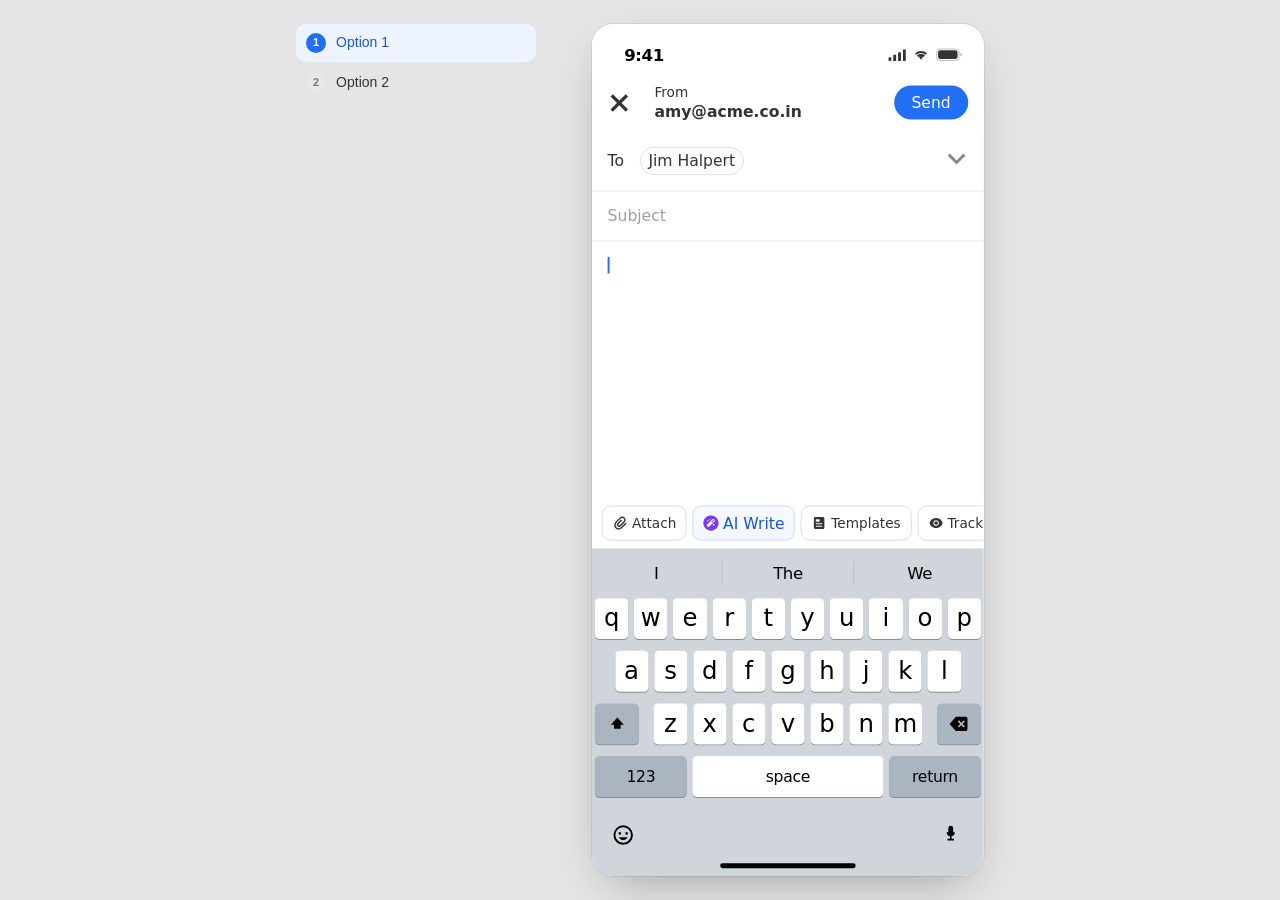
<file: proto-2-chat.html>
<!DOCTYPE html>
<html lang="en">

<head>
  <meta charset="UTF-8">
  <meta name="viewport" content="width=device-width,initial-scale=1,maximum-scale=1,viewport-fit=cover,interactive-widget=overlays-content">
  <title>Option 1</title>
  <link rel="stylesheet" href="proto.css">
</head>

<body>

  <aside class="panel">
    <nav class="others">
      <a class="on" href="proto-2-chat.html"><span class="n">1</span>Option 1</a>
      <a href="proto-3-draft-sheet.html"><span class="n">2</span>Option 2</a>
    </nav>
  </aside>

  <div class="device-wrap">
    <div class="device" id="phone"></div>
  </div>

  <script src="words.js"></script>
  <script src="proto.js"></script>
  <script>
    /* ══════════════════════════════════════════════════════════════════════
       Direction 2 — Chat with AI (web parity, Figma 4691:190081), with AI Refine

       write:  compose → dock/prompt (field rides the keyboard, "7 left" inside it)
                       → dock/gen (keyboard drops, the body fills, Stop in the field)
                       → dock/refine (describe a change, Tone / Length, undo / redo,
                         feedback, counter → upgrade banner at 5 or fewer)
                       → × keeps the draft in the email

       refine: compose with a selection (Figma 5525:2355 — highlight, handles,
               iOS edit menu, the bar collapses to "AI Refine")
                       → the same dock, with Tone / Length under the prompt
                       → the rewrite streams into the email in place of the
                         selection; undo walks back as far as the original words
                       → × keeps whichever version is showing

       Every generation is kept in a history; undo / redo walk it. Text the
       user had in the body before AI Write stays above the generated part.
       Language (EN ▾) is dropped — not supported on mobile.
       ══════════════════════════════════════════════════════════════════════ */

    var ico = P.ico;

    function copy(q) { return JSON.parse(JSON.stringify(q)); }
    function cur(st) { return st.hist[st.cur]; }
    function refining(st) { return st.kind === 'refine'; }
    function joinBody(st, t) { return st.pre && st.pre.body && !st.pre.note ? st.pre.body + '\n\n' + t : t; }
    function joinSubj(st, s) { return st.pre && st.pre.subject.trim() ? st.pre.subject : s; }
    /* put the current version into the email: the whole draft, or just the refined range */
    function apply(st) {
      var v = cur(st);
      if (!refining(st) && v.original) { st.subject = st.pre.subject; st.body = st.pre.body; return; }   /* undo back to before AI Write */
      if (!refining(st)) { st.subject = joinSubj(st, v.subject); st.body = joinBody(st, v.text); return; }
      /* a whole new email written over the old text also fills an empty subject (undo takes it back) */
      st.subject = v.params && v.params._subject && v.params.whole && !(st.rf.subj0 || '').trim() ? v.params._subject : (st.rf.subj0 != null ? st.rf.subj0 : st.subject);
      var t = v.text, rest = st.body.slice(st.rf.e);
      if (/[.!?]$/.test(t) && /^[.!?]/.test(rest)) t = t.slice(0, -1);   /* no ".." where the sentence already ends */
      st.body = st.body.slice(0, st.rf.s) + t + rest;
      st.rf.e = st.rf.s + t.length;
    }

    function ib(id, act) {
      return '<span class="cx-ib' + (act ? '" data-act="' + act + '"' : ' off"') + '>' + ico(id) + '</span>';
    }

    /* Tone / Length shortcuts, history and feedback — hidden while typing */
    function tools(st) {
      var q = cur(st).params, off = !st.left;
      return '<div class="cx-row">' +
        P.cChip('tone', q.tone || 'Tone', P.TONES, st.menu === 'tone', off) +
        P.cChip('len', q.len || 'Length', refining(st) ? P.sel.LENS : P.LENS, st.menu === 'len', off) +
        '<span class="cx-push"></span>' +
        ib('i-undo', st.cur > 0 ? 'hist:-1' : '') + ib('i-redo', st.cur < st.hist.length - 1 ? 'hist:1' : '') +
        '<span class="cx-sep"></span>' +
        '<span class="cx-ib' + (st.fb[st.cur] === 'up' ? ' on' : '') + '" data-act="fb:up">' + ico('i-thumb-up') + '</span>' +
        '<span class="cx-ib' + (st.fb[st.cur] === 'down' ? ' on' : '') + '" data-act="fb:down">' + ico('i-thumb-down') + '</span></div>';
    }

    /* while refining, the email shows the range being worked on: the
       selection, the rewrite streaming into it, then the version in place */
    function refineBody(st) {
      var g = st.gen, t = st.body, cls = cur(st).original ? 'selhl' : 'rf-new', e = st.rf.e;
      if (g) {
        if (g.text == null) cls = 'selhl shimmer';
        else { t = t.slice(0, st.rf.s) + g.text + t.slice(st.rf.e); e = st.rf.s + g.text.length; cls = 'rf-new'; }
      }
      return P.sel.bodyHtml(t, { s: st.rf.s, e: e, cls: cls }, null);
    }

    function view(st) {
      var o = { subject: st.subject, body: st.body, toast: st.toast, bar: null };
      if (st.mode === 'compose') {
        o.focus = st.focus === 'subject' ? 'subject' : null; o.kbd = !!st.focus; o.typing = st.focus === 'body'; o.bodyHtml = P.sel.body(st);
        o.bar = st.sel ? P.sel.pill('refine-open') : P.COMPOSE_ROW('open');
        o.over = P.sel.menu(st);
        return P.shell(o);
      }
      if (refining(st)) o.bodyHtml = refineBody(st);
      switch (st.phase) {
        case 'prompt':    /* the bar becomes the prompt — riding on the keyboard */
          o.kbd = !!st.left; o.fieldsBottom = refining(st) ? 336 + 112 : 400;
          o.catcher = st.menu ? 'menu' : 'close';   /* a tap above the dock closes AI Write */
          o.sheet = P.dock(P.cField({
            text: st.prompt || (refining(st) ? 'Describe how to change it' : 'Describe your email'), ph: !st.prompt,
            focus: !!st.left, off: !st.left, count: st.left + ' left', send: st.prompt.trim() && st.left ? 'go' : ''
          }) + (refining(st) && st.left ? '<div class="cx-row">' +
            P.cChip('tone', 'Tone', P.TONES, st.menu === 'tone') + P.cChip('len', 'Length', P.sel.LENS, st.menu === 'len') +
            '</div>' : '') + (st.left ? '' : P.cLeft(0)), !!st.left);
          return P.shell(o);

        case 'gen':       /* keyboard drops so the draft can be read as it fills the body */
          var g = st.gen;
          if (refining(st)) o.fieldsBottom = 90;
          else {
            o.padBottom = 140;
            if (g.text != null) { o.subject = g.subject; o.body = g.text; o.pin = true; }
            else if (g.first) o.bodyHtml = (st.pre.body && !st.pre.note ? P.fmt(st.pre.body) + '<br><br>' : '') + P.BARS;
            else o.bodyHtml = '<div class="shimmer">' + P.fmt(st.body) + '</div>';
          }
          o.sheet = P.dock(P.cField({ text: refining(st) ? 'Refining…' : 'Generating…', ph: true, busy: 'stop' }));
          return P.shell(o);

        case 'refine':
          if (st.asking) {  /* typing a follow-up: shortcuts step aside, keyboard back */
            o.kbd = true; o.fieldsBottom = 400; o.catcher = 'close'; o.scrollKey = 'v' + st.cur;
            o.sheet = P.dock(P.cField({
              text: st.ask || 'Describe your change', ph: !st.ask, focus: true,
              send: st.ask.trim() ? 'refine' : ''
            }), true);
            return P.shell(o);
          }
          if (refining(st)) o.fieldsBottom = 200; else { o.padBottom = 200; o.scrollKey = 'v' + st.cur; }
          o.catcher = st.menu ? 'menu' : '';
          o.sheet = P.dock(P.cField({ text: 'Describe your change', ph: true, tap: 'ask', off: !st.left }) +
            tools(st) + P.cLeft(st.left));
          return P.shell(o);
      }
    }

    function gen(st, api, q, first) {
      if (!st.left) return;
      st.left--; st.phase = 'gen'; st.asking = false; st.focus = null; st.menu = null; st.prompt = '';
      if (refining(st)) {
        if (st.rf.whole) q.whole = true;      /* the whole email: "draft an email…" replaces all of it */
        var text = P.ai.rewrite(st.rf.orig, q);
        /* a new version never repeats the one on screen */
        for (var n = 0; text === cur(st).text && n < 4; n++) { q.variant++; text = P.ai.rewrite(st.rf.orig, q); }
        st.gen = { first: first, text: null };
        st.stop = P.stream(text, function (t) { st.gen.text = t; api.render(); }, function () {
          st.hist.push({ params: q, text: text });
          st.cur = st.hist.length - 1; apply(st);
          st.gen = null; st.stop = null; st.phase = 'refine';
          api.render();
        });
        return api.render();
      }
      if (first) st.pre = { subject: st.subject, body: st.body.replace(/\s+$/, ''), note: !!q.context };
      var out = P.ai.compose(q);
      st.gen = { first: first, text: null, subject: joinSubj(st, out.subject) };
      st.stop = P.stream(out.text, function (t) { st.gen.text = joinBody(st, t); api.render(); }, function () {
        /* the email as it was before AI Write is version 0, so undo works after the first draft too */
        if (!st.hist.length) st.hist.push({ params: q, subject: st.pre.subject, text: st.pre.body, original: true });
        st.hist.push({ params: q, subject: out.subject, text: out.text });
        st.cur = st.hist.length - 1; apply(st);
        st.gen = null; st.stop = null; st.phase = 'refine';
        api.render();
      });
      api.render();
    }

    /* Stop keeps the version that was there and gives the suggestion back */
    function stop(st, api) {
      if (st.stop) st.stop();
      st.left++; st.stop = null;
      var first = st.gen.first; st.gen = null;
      if (first) { st.phase = 'prompt'; st.focus = 'prompt'; }
      else st.phase = 'refine';
      api.render();
    }

    /* × keeps what's in the email. A refine ends there: the version showing
       stays, tinted until the next tap — or the selection, if nothing changed. */
    function close(st) {
      st.mode = 'compose'; st.focus = 'body'; st.menu = null; st.asking = false;
      if (!refining(st)) return;
      if (cur(st).original) st.sel = { s: st.rf.s, e: st.rf.e };
      else { st.flash = { s: st.rf.s, e: st.rf.e }; st.caret = st.rf.e; }
      st.kind = 'write'; st.rf = null; st.hist = []; st.cur = 0; st.fb = {};
    }

    function act(a, el, st, api) {
      var p = a.split(':'), q;
      switch (p[0]) {
        case 'focus':     /* tapping the email to edit it puts the dock away */
          if (p[1] === 'body' && P.sel.tapped()) return;
          if (st.mode === 'dock' && st.phase === 'gen') stop(st, api);
          if (st.mode === 'dock') close(st);
          st.focus = p[1]; st.sel = null; st.flash = null; st.caret = null;
          return api.render();
        case 'open':      /* reopens on the draft, unless the email was edited since */
          st.mode = 'dock'; st.toast = null; st.menu = null; st.asking = false; st.sel = null; st.flash = null;
          if (st.hist.length && st.body === (cur(st).original && !refining(st) ? st.pre.body : joinBody(st, cur(st).text))) { st.phase = 'refine'; st.focus = null; }
          else {
            if (st.hist.length) { st.hist = []; st.cur = 0; st.fb = {}; st.prompt = ''; }
            /* there's already writing in the email and nothing is selected:
               AI Write works on all of it, with the same Tone / Length chips as a selection */
            var all = st.body.search(/\S/);
            if (all >= 0) {
              st.sel = { s: all, e: st.body.replace(/\s+$/, '').length };
              return act('refine-open', el, st, api);
            }
            st.phase = 'prompt'; st.focus = st.left ? 'prompt' : null;
          }
          return api.render();
        case 'refine-open':   /* the original words are version 1, so undo can get back to them */
          if (!st.sel) return;
          var orig = st.body.slice(st.sel.s, st.sel.e);
          st.rf = { s: st.sel.s, e: st.sel.e, orig: orig, subj0: st.subject, whole: !st.body.slice(0, st.sel.s).trim() && !st.body.slice(st.sel.e).trim() };
          st.hist = [{ params: P.ai.selParams(), text: orig, original: true }]; st.cur = 0; st.fb = {}; st.prompt = '';
          st.kind = 'refine'; st.sel = null; st.flash = null; st.toast = null; st.menu = null; st.asking = false;
          st.mode = 'dock'; st.phase = 'prompt'; st.focus = st.left ? 'prompt' : null;
          return api.render();
        case 'go':
          if (!st.prompt.trim()) return;
          /* a short note already in the email ("Vendor quotes") is context for the draft, and the draft takes its place */
          return gen(st, api, refining(st) ? P.ai.refineSel(P.ai.selParams(), st.prompt.trim())
            : P.ai.params(st.prompt.trim(), null, null, P.ai.isNote(st.body) ? st.body.trim() : ''), true);
        case 'close':     /* also a tap anywhere outside the dock */
          if (st.phase === 'gen') stop(st, api);
          close(st); return api.render();
        case 'stop': return stop(st, api);
        case 'menu':      /* same chip, or a tap anywhere else, closes it */
          st.menu = p[1] && st.menu !== p[1] ? p[1] : null;
          return api.render();
        case 'set':       /* picking a new value regenerates straight away */
          st.menu = null;
          if (st.phase === 'prompt') {  /* refine prompt: rewrite now, with any typed ask */
            q = st.prompt.trim() ? P.ai.refineSel(P.ai.selParams(), st.prompt.trim()) : P.ai.selParams();
            q[p[1]] = p[2];
            return gen(st, api, q, true);
          }
          if (cur(st).params[p[1]] === p[2]) return api.render();
          q = copy(cur(st).params); q[p[1]] = p[2];
          return gen(st, api, q, false);
        case 'ask':
          if (!st.left) return;
          st.asking = true; st.focus = 'ask'; st.menu = null;
          return api.render();
        case 'cancel-ask': st.asking = false; st.focus = null; return api.render();
        case 'refine':
          if (!st.ask.trim()) return;
          q = refining(st) ? P.ai.refineSel(cur(st).params, st.ask.trim()) : P.ai.refine(cur(st).params, st.ask.trim());
          st.ask = '';
          return gen(st, api, q, false);
        case 'hist':
          st.cur = Math.max(0, Math.min(st.hist.length - 1, st.cur + +p[1])); apply(st);
          return api.render();
        case 'fb':
          st.fb[st.cur] = st.fb[st.cur] === p[1] ? null : p[1];
          if (st.fb[st.cur]) return api.toast({ msg: 'Thanks for the feedback', top: 640 });
          return api.render();
        case 'upgrade':
          return api.toast({ msg: 'Upgrade opens here — not part of this prototype', top: 640 });
        default: P.sel.act(a, st, api);
      }
    }

    function escape(st, api) {
      if (st.mode === 'compose') { if (st.sel) { st.caret = st.sel.e; st.sel = null; api.render(); } return; }
      if (st.phase === 'gen') return stop(st, api);
      if (st.asking) return act('cancel-ask', null, st, api);
      if (st.menu) return act('menu', null, st, api);
      act('close', null, st, api);
    }

    var A = P.app({
      init: function () {
        return {
          mode: 'compose', focus: 'body', subject: '', body: '', toast: null,
          kind: 'write', sel: null, caret: null, flash: null, rf: null,
          phase: 'prompt', prompt: '', ask: '', asking: false, menu: null,
          left: 7, hist: [], cur: 0, fb: {}, pre: null, gen: null, stop: null
        };
      },
      target: function (st, api) {
        function field(k, extra) {
          var t = { get: function () { return st[k]; }, set: function (v) { st[k] = v; } };
          for (var x in extra) t[x] = extra[x];
          return t;
        }
        if (st.mode === 'compose') {
          if (st.focus === 'body') return P.sel.target(st);
          if (st.focus === 'subject') return field('subject', { enter: function () { st.focus = 'body'; api.render(); } });
          return null;
        }
        if (st.phase === 'prompt' && st.left) return field('prompt', {
          enter: function () { act('go', null, st, api); }, enterLabel: 'Send',
          sugs: refining(st) ? ['Make', 'Shorter', 'Clearer'] : ['Write', 'Invite', 'Thank']
        });
        if (st.phase === 'refine' && st.asking) return field('ask', { enter: function () { act('refine', null, st, api); }, enterLabel: 'Send', sugs: ['Make', 'Add', 'Shorter'] });
        return null;
      },
      view: view, act: act, escape: escape,
      /* each option remembers its own progress when you switch away and back */
      key: 'opt1',
      restored: function (st) {          /* left mid-generation: as if Stop was pressed */
        if (st.phase === 'gen') { st.left++; st.phase = st.hist.length ? 'refine' : 'prompt'; st.focus = st.phase === 'prompt' && st.left ? 'prompt' : null; }
      },
      /* a tap on the phone that isn't on a control or the dock closes AI Write */
      outside: function (st, api, t) {
        if (st.mode === 'dock' && !t.closest('.cx, .toast, .ios-kbd')) act('close', null, st, api);
      },
      after: function (root, st) { P.sel.place(root, st.mode === 'dock' && refining(st)); }
    });

    P.sel.watch(A, function (st) { return st.mode === 'compose'; });
  </script>
</body>

</html>
</file>
<file: proto.css>
/* ═══════════════════════════════════════════════════════════════════════
   AI Write — mobile prototype kit (styles)

   Shared by proto-1 / proto-2 / proto-3. The composer, keyboard, sheet and
   dock styles are lifted unchanged from options.html so the full prototypes
   look exactly like the walkthrough; the page chrome and the bits that make
   the composer live (scrolling body, pressable keys) are added at the end.
   ═══════════════════════════════════════════════════════════════════════ */

    /* ── Titan tokens actually used by these screens ───────────────────── */
  :root {
    --titan-blue: #2170f4;
    /* --titan-color-blue-400-primary */
    --font-primary: #333;
    --rule: #ebebeb;
    --stroke: #dedede;
    --chip-stroke: #dfdfdf;
    --chip-fill: #fcfcfc;

    /* iOS */
    --ios-kbd-bg: #d0d5dc;
    --ios-kbd-key: #fff;
    --ios-kbd-special: #abb4c1;
    --ios-select: #c6d8e9;
    --ios-handle: #146fe1;
    --ios-menu: #f4f4f4;

    /* Android (Material 3) */
    --and-bar: #0f1227;
    --and-on-surface: #1d1b20;
    --and-on-surface-var: #49454f;
    --and-kbd-strip: #f2f2f2;
    --and-kbd-key: #f7f2fa;
    --and-kbd-mod: #e8def8;
    --and-kbd-enter: #d0bcff;
    --and-kbd-shift: #e6e0e9;
  }
  * {
    box-sizing: border-box;
  }
  body {
    margin: 0;
    padding: 48px 40px 72px 324px;
    background: #e5e5e5;
    font-family: -apple-system, BlinkMacSystemFont, 'SF Pro Text', 'Segoe UI', Roboto, sans-serif;
    color: #333;
    -webkit-font-smoothing: antialiased;
  }
  .page-head {
    max-width: 1120px;
    margin: 0 auto 40px;
  }
  .page-head h1 {
    font-size: 22px;
    font-weight: 600;
    margin: 0 0 6px;
  }
  .page-head p {
    margin: 0;
    font-size: 14px;
    line-height: 1.5;
    color: #666;
    max-width: 60ch;
  }
  .platform {
    max-width: 1120px;
    margin: 0 auto 56px;
  }
  .platform>h2 {
    font-size: 13px;
    font-weight: 600;
    letter-spacing: .06em;
    text-transform: uppercase;
    color: #888;
    margin: 0 0 20px;
  }
  .frames {
    display: flex;
    gap: 88px;
    flex-wrap: wrap;
  }
  figure {
    margin: 0;
    width: min-content;
  }
  figcaption {
    margin-top: 14px;
    font-size: 13px;
    line-height: 1.45;
    color: #666;
  }
  figcaption b {
    display: block;
    color: #333;
    font-weight: 600;
  }
  .phone {
    position: relative;
    overflow: hidden;
    background: #fff;
  }
  .icon {
    display: block;
    fill: currentColor;
  }
  /* ════════ iOS — 402 × 874 ════════════════════════════════════════════ */
  .ios {
    width: 402px;
    height: var(--ph, 874px);
    font-family: -apple-system, 'SF Pro Text', 'SF Pro', system-ui, sans-serif;
    color: var(--font-primary);
  }
  /* header block: status bar + from row, col gap 8, pb 16 → 116 tall */
  .ios-top {
    position: absolute;
    left: 0;
    top: 0;
    width: 402px;
    background: #fff;
    display: flex;
    flex-direction: column;
    align-items: center;
    gap: 8px;
    padding-bottom: 16px;
  }
  .ios-status {
    width: 402px;
    height: 54px;
    padding: 21px 22px 0 33px;
    display: flex;
    align-items: flex-start;
    justify-content: space-between;
  }
  .ios-time {
    font-size: 17px;
    font-weight: 600;
    letter-spacing: -.4px;
    line-height: 22px;
    color: #000;
  }
  .ios-statusicons {
    display: flex;
    align-items: center;
    gap: 7px;
    padding-top: 4px;
  }
  .ios-headrow {
    width: 100%;
    padding: 0 16px;
    display: flex;
    align-items: center;
    justify-content: space-between;
  }
  .ios-headleft {
    display: flex;
    align-items: center;
    gap: 24px;
  }
  .ios-from {
    display: flex;
    flex-direction: column;
    gap: 2px;
  }
  .ios-from .lbl {
    font-size: 14px;
  }
  .ios-from .val {
    font-size: 16px;
    font-weight: 600;
  }
  .ios-send {
    background: var(--titan-blue);
    color: #fff;
    font-size: 15px;
    font-weight: 600;
    line-height: 20px;
    padding: 8px 18px;
    border-radius: 226px;
  }
  /* fields: absolute top 126, col gap 16 */
  .ios-fields {
    isolation: isolate;
    position: absolute;
    left: 0;
    top: 126px;
    width: 402px;
    display: flex;
    flex-direction: column;
    gap: 16px;
  }
  .ios-torow {
    width: 402px;
    padding: 0 16px;
    display: flex;
    align-items: flex-start;
    justify-content: space-between;
  }
  .ios-toleft {
    display: flex;
    align-items: center;
    gap: 16px;
  }
  .ios-tolbl {
    font-size: 16px;
    line-height: 1.5;
  }
  .ios-chip {
    background: var(--chip-fill);
    border: 1px solid var(--chip-stroke);
    border-radius: 16px;
    padding: 4px 8px;
    font-size: 16px;
    line-height: normal;
  }
  /* Figma draws these as 0-height vectors — keep them out of the flow */
  .rule {
    position: relative;
    height: 0;
    width: 100%;
  }
  .rule::after {
    content: '';
    position: absolute;
    inset: -.5px 0 auto 0;
    height: 1px;
    background: var(--rule);
  }
  .ios-subject {
    width: 402px;
    padding: 0 16px;
    font-size: 16px;
    line-height: 1.5;
  }
  .ios-body {
    position: relative;
    width: 402px;
    padding: 0 16px;
    font-size: 16px;
    line-height: 1.5;
  }
  /* ── bottom accessory bar: the AI Write / AI Refine entry point ────── */
  .ios-toolbar {
    position: absolute;
    left: 0;
    bottom: 336px;   /* sits on the keyboard, whatever the phone's height */
    width: 402px;
    padding: 8px 0 8px 10px;
    display: flex;
    align-items: center;
    overflow: hidden;
  }
  .ios-pills {
    display: flex;
    align-items: center;
    gap: 6px;
    flex: none;
  }
  .ios-pill {
    flex: none;
    min-width: 32px;
    min-height: 32px;
    height: 36px;
    border: 1px solid var(--stroke);
    border-radius: 9px;
    padding: 6px 10px;
    display: flex;
    align-items: center;
    gap: 4px;
    font-size: 14px;
    font-weight: 500;
    line-height: 1.3;
    color: var(--font-primary);
    white-space: nowrap;
    overflow: hidden;
    background: #fff;
    box-sizing: border-box;
  }
  .ios-pill .icon {
    width: 16px;
    height: 16px;
    flex: none;
  }
  /* ── selection: highlight bands + lollipop handles ─────────────────── */
  .sel {
    position: absolute;
    height: 24px;
    background: var(--ios-select);
    z-index: 0;
  }
  .lolli {
    position: absolute;
    width: 18px;
  }
  .lolli i {
    position: absolute;
    width: 2px;
    border-radius: 2px;
    background: var(--ios-handle);
  }
  .lolli b {
    position: absolute;
    width: 12px;
    height: 12px;
    border-radius: 50%;
    background: var(--ios-handle);
  }
  .lolli.lead {
    left: -9px;
    top: -18px;
    bottom: 0;
  }
  .lolli.lead i {
    left: 8px;
    top: 9px;
    bottom: 0;
  }
  .lolli.lead b {
    left: 3px;
    top: 0;
  }
  .lolli.trail {
    right: -9px;
    top: 0;
    bottom: -18px;
  }
  .lolli.trail i {
    right: 8px;
    top: 0;
    bottom: 9px;
  }
  .lolli.trail b {
    right: 3px;
    bottom: 0;
  }
  /* ── iOS compact (edit) menu ───────────────────────────────────────── */
  .ios-menu {
    position: absolute;
    left: 35px;
    top: 235px;
    height: 40px;
    display: flex;
    align-items: stretch;
    background: var(--ios-menu);
    border-radius: 8px;
    filter: drop-shadow(0 3px 15.5px rgba(0, 0, 0, .25));
    font-size: 15px;
    letter-spacing: -.23px;
    color: #000;
  }
  .ios-menu span {
    display: flex;
    align-items: center;
    padding: 0 12px;
    line-height: 20px;
    white-space: nowrap;
  }
  .ios-menu span+span {
    border-left: .5px solid rgba(60, 60, 67, .29);
  }
  .ios-menu-tail {
    position: absolute;
    left: 50%;
    transform: translateX(-50%);
    top: 40px;
    width: 29px;
    height: 8px;
    overflow: hidden;
  }
  .ios-menu-tail::after {
    content: '';
    position: absolute;
    left: 50%;
    top: -21px;
    transform: translateX(-50%) rotate(45deg);
    width: 21px;
    height: 21px;
    border-radius: 4px;
    background: var(--ios-menu);
  }
  /* ── iOS keyboard — 402 × 336 at y 538 ─────────────────────────────── */
  .ios-kbd {
    position: absolute;
    left: 0;
    bottom: 0;
    width: 402px;
    height: 336px;
    padding-top: 3px;
    background: var(--ios-kbd-bg);
    display: flex;
    flex-direction: column;
    align-items: center;
  }
  .ios-acc {
    width: 100%;
    padding: 2px 1px;
    display: flex;
    align-items: center;
    height: 43px;
  }
  .ios-acc .sug {
    flex: 1 0 0;
    min-width: 0;
    height: 39px;
    display: flex;
    align-items: center;
    justify-content: center;
    font-size: 17px;
    letter-spacing: -.43px;
    line-height: 22px;
    color: #000;
  }
  .ios-acc .sep {
    flex: none;
    width: 1px;
    height: 25px;
    margin: 0 2px;
    background: rgba(0, 0, 0, .1);
  }
  .ios-spacer {
    height: 5px;
    flex: none;
  }
  .ios-layout {
    position: relative;
    width: 100%;
    height: 204px;
    flex: none;
  }
  .krow {
    position: absolute;
    display: flex;
    gap: 6px;
    height: 42px;
  }
  .key {
    position: relative;
    flex: 1 0 0;
    min-width: 0;
    height: 42px;
    border-radius: 4.6px;
    background: var(--ios-kbd-key);
    box-shadow: 0 1px 0 0 rgba(0, 0, 0, .35);
    display: flex;
    align-items: center;
    justify-content: center;
    font-size: 25px;
    line-height: 28px;
    color: #000;
  }
  .key.space {
    font-size: 16px;
    line-height: 21px;
    letter-spacing: -.31px;
  }
  .key.sp {
    background: var(--ios-kbd-special);
    font-size: 16px;
    line-height: 21px;
    letter-spacing: -.31px;
  }
  .key.abs {
    position: absolute;
    flex: none;
  }
  .ios-emoji {
    width: 100%;
    height: 55px;
    padding: 27px 24px 0 20px;
    display: flex;
    align-items: flex-start;
    justify-content: space-between;
    flex: none;
    color: #000;
  }
  .home-ind {
    position: absolute;
    left: 50%;
    transform: translateX(-50%);
    bottom: 8px;
    width: 139px;
    height: 5px;
    border-radius: 100px;
    background: #000;
  }
  /* ════════ Android — 412 × 917 ════════════════════════════════════════ */
  .and {
    width: 412px;
    height: 917px;
    font-family: Roboto, 'Helvetica Neue', system-ui, sans-serif;
    color: var(--font-primary);
  }

  /* ══════════════ refine flow — additions on top of the built screens ══ */

  /* the accessory bar is the only surface this flow ever uses: it swaps its
     contents instead of pushing a sheet, so the composer never moves */
  .bar-scroll {
    display: flex;
    align-items: center;
    gap: 6px;
    flex: none;
  }

  .back-chip {
    flex: none;
    width: 30px;
    height: 36px;
    border: 1px solid var(--stroke);
    border-radius: 9px;
    display: flex;
    align-items: center;
    justify-content: center;
    color: #666;
    background: #fff;
  }

  .ios-pill.ai {
    border-color: #c9d8fb;
    background: linear-gradient(180deg, #f7faff, #f2f6fe);
    color: #1b57c4;
  }

  .ios-pill.primary {
    border-color: var(--titan-blue);
    background: var(--titan-blue);
    color: #fff;
  }

  .ios-pill.quiet {
    color: #666;
  }

  .ios-pill[data-act] {
    cursor: pointer;
  }

  /* selection highlight, inline so it tracks whatever the copy becomes */
  .selhl {
    background: var(--ios-select);
    box-decoration-break: clone;
    -webkit-box-decoration-break: clone;
  }

  /* text the model just produced, still pending accept */
  .ai-new {
    display: block;
    background: linear-gradient(90deg, #eef3ff, #f6f0ff);
    border-left: 2px solid #6f8ff5;
    border-radius: 0 4px 4px 0;
    padding: 2px 6px 2px 8px;
    margin: 2px 0;
  }

  /* in-place "thinking": the selection breathes, nothing overlays it */
  .shimmer {
    position: relative;
    overflow: hidden;
  }

  .shimmer::after {
    content: '';
    position: absolute;
    inset: 0;
    background: linear-gradient(100deg, transparent 20%, rgba(255, 255, 255, .85) 50%, transparent 80%);
    animation: sweep 1.25s linear infinite;
  }

  @keyframes sweep {
    from {
      transform: translateX(-100%);
    }

    to {
      transform: translateX(100%);
    }
  }

  /* span only — the stepper's own .dots row is a div and must not animate */
  span.dots::after {
    content: '';
    animation: dots 1.2s steps(4, end) infinite;
  }

  @keyframes dots {
    0% {
      content: '';
    }

    25% {
      content: '.';
    }

    50% {
      content: '..';
    }

    75% {
      content: '...';
    }
  }

  /* custom-prompt state: a field in the bar, not a sheet */
  .bar-input {
    flex: 1 1 auto;
    height: 36px;
    border: 1px solid #c9d8fb;
    border-radius: 9px;
    padding: 0 10px;
    display: flex;
    align-items: center;
    gap: 8px;
    background: #fbfcff;
    color: #999;
    font-size: 14px;
    margin-right: 10px;
  }

  .bar-send {
    flex: none;
    width: 32px;
    height: 32px;
    min-width: 32px;
    min-height: 32px;
    border-radius: 50%;
    background: var(--titan-blue);
    color: #fff;
    display: flex;
    align-items: center;
    justify-content: center;
    margin-left: auto;
    padding: 6px;
    box-sizing: border-box;
  }


    /* ══════════════ option 2 — Smart Write from a blank draft ══════════ */

  /* a short sheet docked to the top of the keyboard. It never covers the
     composer header or the recipient rows, and it never becomes a page. */
  .sw {
    position: absolute;
    left: 0;
    right: 0;
    bottom: 336px;
    /* sits exactly on top of the keyboard */
    background: #fff;
    border-radius: 16px 16px 0 0;
    box-shadow: 0 -1px 0 0 #ebebeb, 0 -12px 28px -12px rgba(0, 0, 0, .16);
    padding: 14px 16px 16px;
    display: flex;
    flex-direction: column;
    gap: 12px;
  }

  .sw-head {
    display: flex;
    align-items: center;
    gap: 8px;
    height: 24px;
  }

  .sw-head .icon {
    width: 20px;
    height: 20px;
    flex: none;
    color: #2170f4;
  }

  .sw-title {
    font-size: 16px;
    font-weight: 600;
    color: var(--font-primary);
    flex: 1 1 auto;
  }

  .sw-x {
    width: 20px;
    height: 20px;
    color: #888;
    flex: none;
  }

  /* prompt field — focused ring in Titan blue */
  .sw-field {
    border: 1.5px solid var(--titan-blue);
    border-radius: 10px;
    padding: 10px 12px;
    min-height: 72px;
    font-size: 15px;
    line-height: 1.45;
    color: var(--font-primary);
    position: relative;
    overflow: hidden;
  }

  .sw-field.idle {
    border-color: #dfdfdf;
  }

  /* the cycling example — one line in, one line out */
  .sw-ex {
    color: #9aa0a6;
    /* opacity 1 is the resting state — the keyframe only adds an entrance,
       so the example can never be left invisible if the anim is interrupted */
    animation: exIn .4s ease;
  }

  @keyframes exIn {
    from {
      opacity: 0;
      transform: translateY(6px);
    }

    to {
      opacity: 1;
      transform: none;
    }
  }

  .sw-caret {
    display: inline-block;
    width: 1.5px;
    height: 17px;
    background: var(--titan-blue);
    vertical-align: -3px;
    animation: blink 1.1s steps(2, end) infinite;
  }

  @keyframes blink {
    50% {
      opacity: 0;
    }
  }

  .sw-foot {
    display: flex;
    align-items: center;
    gap: 10px;
  }

  .sw-style {
    display: flex;
    align-items: center;
    gap: 6px;
    min-width: 32px;
    min-height: 32px;
    padding: 6px 8px;
    font-size: 14px;
    color: var(--titan-blue);
    cursor: pointer;
    box-sizing: border-box;
  }

  .sw-style .icon {
    width: 18px;
    height: 18px;
  }

  button,
  [data-act] {
    font: inherit;
  }

  .sw-btn {
    display: inline-flex;
    align-items: center;
    justify-content: center;
    gap: 6px;
    min-width: 32px;
    min-height: 32px;
    margin-left: auto;
    background: var(--titan-blue);
    color: #fff;
    font-size: 15px;
    font-weight: 600;
    line-height: 20px;
    padding: 8px 18px;
    border-radius: 226px;
    cursor: pointer;
    box-sizing: border-box;
    border: 0;
  }

  .sw-btn.off {
    background: #ececec;
    color: #a8a8a8;
    cursor: default;
  }

  .sw-icon-btn {
    display: inline-flex;
    align-items: center;
    justify-content: center;
    width: 40px;
    height: 40px;
    border-radius: 50%;
    border: 1px solid var(--stroke);
    background: #fff;
    color: #333;
    cursor: pointer;
    flex: none;
  }

  .sw-icon-btn .icon {
    width: 18px;
    height: 18px;
    flex: none;
  }

  /* unsized icons inside a button stretch to fill it — pin them */
  .sw-btn .icon {
    width: 16px;
    height: 16px;
    flex: none;
  }

  /* a row of buttons that starts at the left instead of pushing right */
  .sw-foot.left .sw-btn {
    margin-left: 0;
  }

  .sw-btn.ghost {
    background: #fff;
    color: var(--font-primary);
    border: 1px solid var(--stroke);
    font-weight: 500;
    margin-left: 0;
  }

  /* tone / length, tucked behind one tap so the sheet stays small */
  .sw-opts {
    display: flex;
    flex-direction: column;
    gap: 8px;
  }

  .sw-optrow {
    display: flex;
    align-items: center;
    gap: 6px;
  }

  .sw-optlbl {
    font-size: 12px;
    color: #888;
    width: 48px;
    flex: none;
  }

  .sw-chip {
    min-width: 32px;
    min-height: 32px;
    height: 32px;
    border: 1px solid var(--stroke);
    border-radius: 8px;
    padding: 6px 10px;
    font-size: 13px;
    color: #555;
    cursor: pointer;
    box-sizing: border-box;
    display: inline-flex;
    align-items: center;
    justify-content: center;
  }

  .sw-chip.on {
    border-color: var(--titan-blue);
    background: #eef4ff;
    color: #1b57c4;
  }

  /* generating — Titan's gradient bars, drawn in the draft itself */
  .gen {
    display: flex;
    flex-direction: column;
    gap: 10px;
  }

  .gen i {
    display: block;
    height: 11px;
    border-radius: 6px;
    background: linear-gradient(90deg, #b9c9f7, #d9c2ef);
    animation: pulse 1.3s ease-in-out infinite;
  }

  .gen i:nth-child(2) {
    animation-delay: .12s;
  }

  .gen i:nth-child(3) {
    animation-delay: .24s;
  }

  .gen i:nth-child(4) {
    animation-delay: .36s;
  }

  @keyframes pulse {

    0%,
    100% {
      opacity: .45;
    }

    50% {
      opacity: 1;
    }
  }

  .sw-status {
    display: flex;
    align-items: center;
    gap: 8px;
    font-size: 14px;
    color: #666;
  }

  .draft-new {
    background: linear-gradient(90deg, #eef3ff, #f6f0ff);
    border-left: 2px solid #6f8ff5;
    border-radius: 0 4px 4px 0;
    padding: 2px 6px 2px 8px;
    display: block;
  }

  /* Catch-all: an inline <svg> with no width/height attribute has no
     intrinsic size and will balloon to fill its parent. Every icon inside
     the sheet gets a size here; specific rules below refine it. */
  .sw .icon,
  .sw-status .icon {
    width: 18px;
    height: 18px;
    flex: none;
  }

  /* ══════════════ option 1 — draft review inside the sheet ═══════════ */

  /* Once Create is tapped the keyboard drops and the sheet grows to a
     reading height. The draft stays in here until the user approves it —
     nothing touches the composer before Insert. */
  .scrim {
    position: absolute;
    inset: 0;
    background: rgba(0, 0, 0, .22);
  }

  .sw.full {
    bottom: 0;
    height: 650px;
    padding-bottom: 40px;
  }

  /* describing a change: the keyboard comes back and the sheet rides on
     it, shorter, with the draft still scrollable above the field */
  .sw.full.kb {
    bottom: 336px;
    height: 430px;
    padding-bottom: 12px;
  }

  .sw-field.ask {
    flex: none;
    min-height: 0;
    display: flex;
    align-items: center;
    gap: 8px;
    padding: 6px 6px 6px 12px;
    cursor: text;
  }

  .sw-field.ask .txt {
    flex: 1 1 auto;
  }

  .sw-field.ask .ph {
    color: #9aa0a6;
  }

  .sw-field.ask .bar-send {
    margin-left: 0;
  }

  .sw-field.ask .bar-send.off {
    background: #dfe6f5;
  }

  .sw-style .val {
    color: #666;
  }

  /* ══════════════ ways out — every open thing can be closed ══════════ */

  .flip {
    transform: rotate(180deg);
  }

  /* tap-outside target: sits over the composer, under whatever is open */
  .catch {
    position: absolute;
    inset: 0;
    cursor: pointer;
  }

  .scrim[data-act] {
    cursor: pointer;
  }

  .scrim.top {
    z-index: 9;
  }

  .sw-subj {
    display: flex;
    align-items: flex-end;
    justify-content: space-between;
    gap: 8px;
  }

  /* version stepper — a rewrite never overwrites what the user read */
  .sw-ver {
    display: flex;
    align-items: center;
    gap: 2px;
    font-size: 12px;
    font-weight: 500;
    color: #666;
    white-space: nowrap;
  }

  .sw-ver .a {
    width: 26px;
    height: 26px;
    display: flex;
    align-items: center;
    justify-content: center;
    border-radius: 6px;
    color: #333;
    cursor: pointer;
  }

  .sw-ver .a.off {
    color: #ccc;
    cursor: default;
  }

  .sw .sw-ver .icon {
    width: 14px;
    height: 14px;
  }

  .ask-row {
    display: flex;
    align-items: center;
    gap: 10px;
    flex: none;
  }

  .ask-row .sw-field {
    flex: 1 1 auto;
  }

  .sw-cancel {
    flex: none;
    font-size: 15px;
    color: var(--titan-blue);
    cursor: pointer;
  }

  /* iOS action sheet for leaving with an un-inserted draft */
  .confirm {
    position: absolute;
    left: 8px;
    right: 8px;
    bottom: 30px;
    z-index: 10;
    display: flex;
    flex-direction: column;
    gap: 8px;
    animation: exIn .25s ease;
  }

  .confirm .grp {
    background: rgba(249, 249, 249, .98);
    border-radius: 14px;
    overflow: hidden;
    text-align: center;
  }

  .confirm .t {
    padding: 14px 18px 12px;
    font-size: 13px;
    line-height: 1.35;
    color: #8a8a8e;
  }

  .confirm .t b {
    display: block;
    font-weight: 600;
    color: #555;
    margin-bottom: 2px;
  }

  .confirm .b {
    padding: 16px;
    font-size: 18px;
    color: var(--titan-blue);
    border-top: .5px solid rgba(60, 60, 67, .29);
    cursor: pointer;
  }

  .confirm .b.red {
    color: #e5382f;
  }

  .confirm .grp > .b:first-child {
    border-top: 0;
    font-weight: 600;
  }

  /* undo window after anything that changes the email */
  .toast {
    position: absolute;
    left: 16px;
    right: 16px;
    top: calc(var(--ph, 874px) - 450px);
    z-index: 6;
    display: flex;
    align-items: center;
    gap: 10px;
    padding: 12px 14px;
    border-radius: 12px;
    background: #2b2b2e;
    color: #fff;
    font-size: 14px;
    box-shadow: 0 10px 24px -10px rgba(0, 0, 0, .45);
    animation: exIn .3s ease;
  }

  .toast .icon {
    width: 18px;
    height: 18px;
    color: #7fd18b;
  }

  .toast b {
    margin-left: auto;
    font-weight: 600;
    color: #8fb4ff;
    cursor: pointer;
  }

  .cx-ib.on {
    color: var(--titan-blue);
    background: #eef4ff;
  }

  .sw-grab {
    width: 36px;
    height: 5px;
    border-radius: 3px;
    background: #d6d6d6;
    margin: -6px auto -2px;
    flex: none;
  }

  .sw-draft {
    flex: 1 1 auto;
    min-height: 0;
    overflow-y: auto;
    border: 1px solid #e6eaf5;
    border-radius: 12px;
    padding: 12px 14px 28px;
    font-size: 15px;
    line-height: 1.55;
    color: var(--font-primary);
    background: linear-gradient(180deg, #f8faff, #fff 120px);
    -webkit-mask-image: linear-gradient(180deg, #000 calc(100% - 36px), transparent);
    mask-image: linear-gradient(180deg, #000 calc(100% - 36px), transparent);
  }

  .sw-subj {
    font-weight: 600;
    padding-bottom: 8px;
    margin-bottom: 10px;
    border-bottom: 1px solid #ebebeb;
  }

  .sw-subj > div > span {
    display: block;
    font-size: 12px;
    font-weight: 500;
    color: #999;
  }

  .sw-draft .gen {
    padding-top: 4px;
  }

  .sw-foot.fill .sw-btn {
    flex: 1 1 0;
    justify-content: center;
    margin-left: 0;
    padding: 10px 12px;
  }

  .sw.full .home-ind {
    bottom: 8px;
  }

  /* ══════════════ option 2 — chat with AI (web parity) ═══════════════ */

  /* One dock holds the whole conversation with the model. With the
     keyboard up it rides on top of it; once a draft lands the keyboard
     drops and the dock settles at the bottom so the draft can be read. */
  .cx {
    position: absolute;
    left: 0;
    right: 0;
    bottom: 0;
    background: #fff;
    box-shadow: 0 -1px 0 0 #ebebeb, 0 -12px 24px -16px rgba(0, 0, 0, .2);
    padding: 10px 12px 40px;
    display: flex;
    flex-direction: column;
    gap: 8px;
  }

  .cx.kb {
    bottom: 336px;
    padding-bottom: 8px;
    box-shadow: 0 -1px 0 0 #ebebeb;
  }

  .cx-field {
    display: flex;
    align-items: flex-end;
    gap: 8px;
    border: 1px solid #c9d8fb;
    border-radius: 12px;
    padding: 6px 6px 6px 12px;
    background: #fbfcff;
    font-size: 15px;
    line-height: 1.4;
    min-height: 42px;
    cursor: text;
  }

  .cx-field.focus {
    border-color: var(--titan-blue);
    background: #fff;
  }

  .cx-field > .icon {
    width: 18px;
    height: 18px;
    flex: none;
    color: var(--titan-blue);
    align-self: center;
  }

  .cx-text {
    flex: 1 1 auto;
    min-width: 0;
    align-self: center;
    padding: 3px 0;
  }

  .cx-text.ph {
    color: #9aa0a6;
  }

  .cx-count {
    font-size: 12px;
    color: #999;
    white-space: nowrap;
    align-self: center;
  }

  .cx-send {
    flex: none;
    width: 30px;
    height: 30px;
    border-radius: 50%;
    background: var(--titan-blue);
    color: #fff;
    display: flex;
    align-items: center;
    justify-content: center;
    cursor: pointer;
  }

  .cx-send.off {
    background: #dfe6f5;
    cursor: default;
  }

  .cx-send .icon {
    width: 18px;
    height: 18px;
  }

  .cx-x {
    flex: none;
    width: 30px;
    height: 30px;
    display: flex;
    align-items: center;
    justify-content: center;
    color: #888;
    cursor: pointer;
    align-self: center;
  }

  .cx-x .icon {
    width: 14px;
    height: 14px;
  }

  .cx-row {
    display: flex;
    align-items: center;
    gap: 6px;
  }

  .cx-chip {
    position: relative;
    display: inline-flex;
    align-items: center;
    justify-content: center;
    gap: 2px;
    min-width: 32px;
    min-height: 32px;
    height: 32px;
    padding: 6px 10px 6px 11px;
    border: 1px solid var(--stroke);
    border-radius: 999px;
    font-size: 13px;
    color: #333;
    background: #fff;
    cursor: pointer;
    box-sizing: border-box;
  }

  .cx-modal {
    display: flex;
    flex-direction: column;
    gap: 12px;
    padding: 12px 12px 10px;
    background: #fff;
    border-radius: 16px 16px 0 0;
    box-shadow: 0 -1px 0 0 #ebebeb, 0 -12px 28px -12px rgba(0, 0, 0, .16);
  }

  .cx-modal-head {
    display: flex;
    align-items: center;
    gap: 8px;
    font-size: 16px;
    font-weight: 600;
    color: var(--font-primary);
  }

  .cx-modal-head .icon {
    width: 18px;
    height: 18px;
    color: var(--titan-blue);
    flex: none;
  }

  .cx-modal-draft {
    border: 1px solid #edf0f3;
    border-radius: 12px;
    background: #fafbff;
    padding: 12px 14px;
    font-size: 15px;
    line-height: 1.55;
    color: #2b2f36;
    min-height: 150px;
  }

  .cx-modal-actions {
    display: flex;
    justify-content: flex-end;
    gap: 8px;
    margin-top: 2px;
  }

  .cx-action {
    min-width: 32px;
    min-height: 32px;
    height: 32px;
    border-radius: 999px;
    padding: 6px 14px;
    font-size: 14px;
    font-weight: 600;
    border: 1px solid var(--stroke);
    cursor: pointer;
    box-sizing: border-box;
    display: inline-flex;
    align-items: center;
    justify-content: center;
  }

  .cx-action.ghost {
    background: #fff;
    color: var(--font-primary);
    border-color: var(--stroke);
  }

  .cx-action.primary {
    background: var(--titan-blue);
    color: #fff;
    border-color: var(--titan-blue);
  }

  .cx-chip.open {
    border-color: var(--titan-blue);
    color: #1b57c4;
  }

  .cx-chip > .icon {
    width: 16px;
    height: 16px;
    color: #888;
  }

  .cx-ib {
    width: 34px;
    height: 34px;
    display: flex;
    align-items: center;
    justify-content: center;
    color: #555;
    border-radius: 8px;
    cursor: pointer;
  }

  .cx-ib.off {
    color: #cdcdcd;
    cursor: default;
  }

  .cx-ib .icon {
    width: 20px;
    height: 20px;
  }

  .cx-sep {
    width: 1px;
    height: 20px;
    background: #e3e3e3;
    margin: 0 2px;
  }

  .cx-push {
    margin-left: auto;
  }

  .cx-meta {
    font-size: 12px;
    color: #999;
    padding: 0 2px;
  }

  /* 5 or fewer left: the counter turns into the upgrade banner (web logic) */
  .cx-banner {
    display: flex;
    align-items: center;
    gap: 8px;
    background: #fdf1d8;
    border-radius: 8px;
    padding: 7px 10px;
    font-size: 12.5px;
    line-height: 1.35;
    color: #555;
  }

  .cx-banner b {
    font-weight: 500;
    color: var(--titan-blue);
  }

  .cx-banner .up {
    flex: none;
    width: 18px;
    height: 18px;
    border-radius: 50%;
    background: #f2a93b;
    color: #3a2a00;
    display: flex;
    align-items: center;
    justify-content: center;
  }

  .cx-banner .up .icon {
    width: 12px;
    height: 12px;
  }

  .cx-spin {
    flex: none;
    width: 16px;
    height: 16px;
    border: 2px solid #c9d8fb;
    border-top-color: var(--titan-blue);
    border-radius: 50%;
    animation: spin .8s linear infinite;
    align-self: center;
  }

  @keyframes spin {
    to {
      transform: rotate(360deg);
    }
  }

  .cx-menu {
    position: absolute;
    left: -1px;
    bottom: calc(100% + 8px);
    z-index: 5;
    min-width: 176px;
    background: #fff;
    border-radius: 12px;
    padding: 4px;
    box-shadow: 0 12px 32px -8px rgba(0, 0, 0, .3), 0 0 0 1px rgba(0, 0, 0, .06);
    cursor: default;
  }

  .cx-modal-header {
    display: flex;
    align-items: center;
    justify-content: space-between;
    gap: 12px;
    width: 100%;
    padding: 2px 2px 10px;
    border-bottom: 1px solid rgba(0, 0, 0, .6);
    color: #1b1b1b;
  }

  .cx-modal-header .cx-title {
    display: flex;
    align-items: center;
    gap: 10px;
    flex: 1 1 auto;
    font-size: 32px;
    line-height: 1.15;
    font-weight: 400;
  }

  .cx-modal-header .cx-title .icon {
    width: 22px;
    height: 22px;
    color: var(--titan-blue);
    flex: none;
  }

  .cx-modal-close {
    width: 28px;
    height: 28px;
    display: flex;
    align-items: center;
    justify-content: center;
    color: #333;
    cursor: pointer;
    flex: none;
  }

  .cx-modal-close .icon {
    width: 20px;
    height: 20px;
  }

  .cx-modal-top-actions {
    display: flex;
    align-items: center;
    gap: 8px;
    flex: none;
  }


  .cx-menu div {
    display: flex;
    align-items: center;
    justify-content: space-between;
    padding: 10px 12px;
    border-radius: 8px;
    font-size: 14px;
    color: #333;
    cursor: pointer;
  }

  .cx-menu div:hover {
    background: #f4f6f9;
  }

  .cx-menu div.on {
    color: #1b57c4;
    font-weight: 600;
  }

  .cx-menu .icon {
    width: 16px;
    height: 16px;
  }

/* ══════════════ prototype page — notes panel + scaled device ═════════ */

body {
  padding: 24px 32px;
  min-height: 100vh;
  display: flex;
  align-items: flex-start;
  justify-content: center;
  gap: 56px;
}

.panel {
  position: sticky;
  top: 24px;
  width: 240px;
  flex: none;
  font-size: 14px;
  line-height: 1.55;
  color: #555;
}

.panel .eyebrow {
  font-size: 11px;
  font-weight: 700;
  letter-spacing: .09em;
  text-transform: uppercase;
  color: #9a9a9a;
}

.panel h1 {
  margin: 6px 0 8px;
  font-size: 22px;
  font-weight: 600;
  color: #222;
}

.panel h2 {
  margin: 24px 0 8px;
  font-size: 11px;
  font-weight: 700;
  letter-spacing: .09em;
  text-transform: uppercase;
  color: #9a9a9a;
}

.panel p {
  margin: 0;
}

.panel ol {
  margin: 0;
  padding-left: 20px;
}

.panel li + li {
  margin-top: 6px;
}

.panel b {
  color: #333;
  font-weight: 600;
}

.panel kbd {
  font: inherit;
  font-size: 11px;
  border: 1px solid #ddd;
  border-bottom-width: 2px;
  border-radius: 4px;
  padding: 1px 5px;
  background: #fafafa;
  color: #555;
}

.panel .note {
  margin-top: 16px;
  font-size: 13px;
  color: #888;
}

.restart {
  margin-top: 16px;
  font: inherit;
  font-size: 14px;
  font-weight: 500;
  color: #333;
  background: #fff;
  border: 1px solid var(--stroke);
  border-radius: 999px;
  padding: 8px 16px;
  cursor: pointer;
}

.restart:hover {
  border-color: #bbb;
}

.others {
  display: flex;
  flex-direction: column;
  gap: 2px;
}

.others a {
  display: flex;
  align-items: center;
  gap: 10px;
  padding: 8px 10px;
  border-radius: 10px;
  color: #333;
  text-decoration: none;
  font-weight: 500;
}

.others a:hover {
  background: #f4f6f9;
}

.others a.on {
  background: #eef4ff;
  color: #1b57c4;
}

.others .n {
  flex: none;
  width: 20px;
  height: 20px;
  border-radius: 50%;
  background: #e8e8e8;
  color: #777;
  font-size: 11px;
  font-weight: 700;
  display: flex;
  align-items: center;
  justify-content: center;
}

.others a.on .n {
  background: var(--titan-blue);
  color: #fff;
}

.walk {
  display: inline-block;
  margin-top: 12px;
  font-size: 13px;
  color: var(--titan-blue);
  text-decoration: none;
}

/* the phone is drawn 402 wide and scaled to fit; on a real phone its
   height (--ph) stretches to whatever the browser leaves free */
.device-wrap {
  --s: 1;
  --ph: 874px;
  flex: none;
  width: calc(402px * var(--s));
  height: calc(var(--ph) * var(--s));
}

.device {
  width: 402px;
  height: var(--ph);
  transform: scale(var(--s));
  transform-origin: 0 0;
  border-radius: 22px;
  overflow: hidden;
  box-shadow: 0 18px 50px -18px rgba(0, 0, 0, .35), 0 0 0 1px rgba(0, 0, 0, .07);
}

@media (max-width: 860px) {
  body {
    flex-direction: column;
    align-items: center;
    padding: 16px;
    gap: 24px;
  }

  .panel {
    position: static;
    width: 100%;
    max-width: 402px;
  }
}

button:focus-visible,
a:focus-visible,
[data-act]:focus-visible {
  outline: 3px solid rgba(33, 112, 244, 0.35);
  outline-offset: 2px;
}

/* ══════════════ live composer — scrolls, takes taps, takes typing ═════ */

.phone {
  user-select: none;
  -webkit-user-select: none;
}

.ios-fields {
  bottom: 0;
  overflow-y: auto;
  scrollbar-width: none;
}

.ios-fields::-webkit-scrollbar {
  display: none;
}

.ios-subject,
.ios-body {
  cursor: text;
}

.ios-body {
  min-height: 160px;
}

.ph {
  color: #9aa0a6;
}

.ios-send,
.ios-headleft > .icon {
  cursor: pointer;
}

/* compose row without a keyboard under it sits on the home indicator */
.ios-toolbar.low {
  bottom: 34px;
}

.key,
.sug[data-sug] {
  cursor: pointer;
}

.key:active,
.key.pr {
  background: #e1e4e8;
}

.key.sp:active,
.key.sp.pr {
  background: #c3cad4;
}

/* the keyboard never selects, zooms or long-press-menus — it only types */
.ios-kbd {
  touch-action: none;
  -webkit-user-select: none;
  user-select: none;
}

.key.sp.on {
  background: #fff;
}

.key.go {
  background: var(--titan-blue);
  color: #fff;
}

.sug[data-sug]:active {
  background: rgba(0, 0, 0, .06);
  border-radius: 6px;
}

/* option 1 — the cycling example can be taken as the prompt */
.sw-ex {
  cursor: pointer;
}

.sw-use {
  display: block;
  margin-top: 6px;
  font-size: 12px;
  color: var(--titan-blue);
}

.sw-btn.ghost .icon {
  color: #555;
}

.sw-ver .icon {
  width: 14px;
  height: 14px;
}

/* options 2 / 3 — dock pieces that can be switched off */
.cx-field.off {
  background: #f5f5f5;
  border-color: #e3e3e3;
  cursor: default;
}

.cx-chip.off {
  color: #bbb;
  cursor: default;
}

.cx-banner b[data-act] {
  cursor: pointer;
}

/* option 3 — the draft sheet that sits on the bottom of the screen */
.ds-sheet {
  position: absolute;
  left: 0;
  right: 0;
  bottom: 0;
  height: 640px;
  padding: 14px 16px 40px;
  background: #fff;
  border-radius: 16px 16px 0 0;
  box-shadow: 0 -1px 0 0 #ebebeb, 0 -12px 28px -12px rgba(0, 0, 0, .16);
  display: flex;
  flex-direction: column;
  gap: 12px;
}

.ds-sheet.kb {
  bottom: 336px;
  height: 430px;
  padding-bottom: 12px;
}

.ds-sheet .sw-head .icon {
  width: 20px;
  height: 20px;
  color: var(--titan-blue);
  flex: none;
}

.ds-sheet .sw-head .sw-x {
  color: #888;
  cursor: pointer;
}

.ds-sheet .sw-ver {
  margin-right: 4px;
}

.ds-sheet .sw-foot .sw-btn .icon {
  width: 16px;
  height: 16px;
}

.ds-sheet .cx-field {
  flex: 1 1 auto;
}

.sw-x {
  cursor: pointer;
}

/* the walkthrough drew these as spans; as buttons they drop native chrome */
.sw-style,
.sw-cancel {
  border: 0;
  background: none;
  font: inherit;
  padding-left: 0;
}

.sw-cancel {
  padding: 6px 0;
}

.bar-send {
  border: 0;
}

/* ══════════════ option 3 — AI Refine on a selection ══════════════════ */

/* the inserted draft can be selected with the mouse, like text on a phone */
.sel-text .para {
  min-height: 24px;
  margin-bottom: 24px;
  user-select: text;
  -webkit-user-select: text;
}

.sel-text .para:last-child {
  margin-bottom: 0;
}

.sel-text ::selection {
  background: var(--ios-select);
}

/* lollipop handles drawn inline, so they follow the text wherever it wraps */
.hd {
  position: relative;
  display: inline-block;
  width: 0;
  height: 24px;
  vertical-align: top;
}

.hd i {
  position: absolute;
  left: -1px;
  top: 0;
  width: 2px;
  height: 24px;
  border-radius: 2px;
  background: var(--ios-handle);
}

.hd b {
  position: absolute;
  left: -6px;
  width: 12px;
  height: 12px;
  border-radius: 50%;
  background: var(--ios-handle);
}

.hd.lead b {
  top: -10px;
}

.hd.trail b {
  top: 22px;
}

/* the text AI Refine just put back, until the next tap */
.rf-new {
  background: linear-gradient(90deg, #e6edff, #f1e8ff);
  border-radius: 3px;
  box-decoration-break: clone;
  -webkit-box-decoration-break: clone;
}

.ios-menu span {
  cursor: pointer;
}

.ios-menu.below .ios-menu-tail {
  display: none;
}

/* the review card shows what was selected above the rewrite */
.rf-orig {
  font-size: 13px;
  line-height: 1.45;
  color: #8a8f98;
  padding-bottom: 10px;
  margin-bottom: 10px;
  border-bottom: 1px solid #ebebeb;
  display: -webkit-box;
  -webkit-line-clamp: 4;
  -webkit-box-orient: vertical;
  overflow: hidden;
}

.rf-head {
  display: flex;
  align-items: center;
  justify-content: space-between;
  min-height: 26px;
  margin-bottom: 4px;
}

.rf-orig b,
.rf-head b {
  display: block;
  font-size: 12px;
  font-weight: 500;
  color: #999;
}

/* ══════════════ phone testing — the prototype fills the screen ══════════ */

.device { touch-action: manipulation; }
.phone { -webkit-touch-callout: none; -webkit-tap-highlight-color: transparent; }

@media (max-width: 600px) {
  html, body { height: 100%; overscroll-behavior: none; }
  body {
    padding: 0;
    gap: 0;
    height: 100dvh;
    overflow: hidden;
    flex-direction: column;
    align-items: center;
    justify-content: flex-start;
    background: #f2f3f5;
  }
  .panel {
    position: relative;
    top: 0;
    flex: none;
    width: 100%;
    max-width: none;
    padding: calc(6px + env(safe-area-inset-top)) 8px 6px;
    background: #fff;
    border-bottom: 1px solid #e4e6ea;
  }
  .others { flex-direction: row; gap: 6px; }
  .others a {
    flex: 1 1 0;
    min-width: 0;
    gap: 6px;
    padding: 7px 8px;
    font-size: 12.5px;
    line-height: 1.25;
  }
  .others .n { width: 18px; height: 18px; font-size: 10px; }
  html { overflow: hidden; }
  .device-wrap { margin: auto; flex: none; overflow: hidden; max-width: 100vw; }   /* the unscaled 402px box must not widen the page */
  .device { border-radius: 0; box-shadow: none; }
}

/* the AI Write mark: Titan's purple, a touch larger than the other icons */
svg.icon.ai-ico {
  color: #7c3aed !important;
  transform: scale(1.3);
  transform-origin: center;
  overflow: visible;
}

/* ══════════════ floating option switcher (phones) ════════════════════ */
.fab { display: none; }
@media (max-width: 600px) {
  .panel { display: none; }
  .fab {
    display: block;
    position: fixed;
    z-index: 1000;
    /* parked on the status bar, between the clock and the battery, so it covers nothing you tap */
    left: calc(50% - 46px);
    top: calc(env(safe-area-inset-top) + 2px);
    font-family: -apple-system, BlinkMacSystemFont, 'Segoe UI', Roboto, sans-serif;
  }
  .fab-btn {
    display: flex;
    align-items: center;
    gap: 6px;
    padding: 6px 10px 6px 6px;
    border: 0;
    border-radius: 999px;
    background: rgba(20, 22, 30, .82);
    -webkit-backdrop-filter: blur(10px);
    backdrop-filter: blur(10px);
    color: #fff;
    font: 600 13px/1 inherit;
    font-family: inherit;
    box-shadow: 0 6px 20px rgba(0, 0, 0, .25);
    touch-action: none;
    cursor: grab;
    -webkit-tap-highlight-color: transparent;
  }
  .fab-n {
    width: 22px; height: 22px; border-radius: 50%;
    background: var(--titan-blue, #2170f4);
    display: flex; align-items: center; justify-content: center;
    font-size: 12px;
  }
  .fab-chev { width: 14px; height: 14px; transition: transform .2s; }
  .fab.open .fab-chev { transform: rotate(180deg); }
  .fab.down .fab-chev { transform: rotate(180deg); }
  .fab.down.open .fab-chev { transform: none; }
  .fab-menu {
    display: none;
    position: absolute;
    right: 0;
    bottom: calc(100% + 8px);
    width: 240px;
    max-width: calc(100vw - 24px);
    padding: 6px;
    background: #fff;
    border-radius: 14px;
    box-shadow: 0 12px 34px rgba(0, 0, 0, .22), 0 0 0 1px rgba(0, 0, 0, .06);
  }
  .fab.down .fab-menu { bottom: auto; top: calc(100% + 8px); }
  .fab.open .fab-menu { display: block; }
  .fab-menu a {
    display: flex; align-items: center; gap: 10px;
    padding: 10px; border-radius: 10px;
    color: #222; text-decoration: none; font-size: 14px; font-weight: 500; line-height: 1.3;
  }
  .fab-menu a.on { background: #eef4ff; color: #1b57c4; }
  .fab-menu .n {
    flex: none; width: 22px; height: 22px; border-radius: 50%;
    background: #e8e8e8; color: #666; font-size: 11px; font-weight: 700;
    display: flex; align-items: center; justify-content: center;
  }
  .fab-menu a.on .n { background: var(--titan-blue, #2170f4); color: #fff; }
}

/* ══════════════ touch selection ══════════════════════════════════════ */
/* on touch screens the prototype selects text itself (proto.js), so the
   browser's own selection, search sheet and edit menu stay out of the way */
@media (pointer: coarse) {
  .sel-text .para {
    -webkit-user-select: none;
    user-select: none;
  }
}
/* the handles: a finger-sized grab area around each knob */
.hd { touch-action: none; }
.hd b::after {
  content: '';
  position: absolute;
  left: -16px;
  right: -16px;
  top: -16px;
  bottom: -16px;
}
.hd.lead b::after { bottom: -10px; }
.hd.trail b::after { top: -10px; }

/* ══════════════ option 2 — sheet: header action, bottom section ═════════ */
/* the sheet never covers the whole phone, so there is always something to tap outside it */
.ds-sheet { height: min(640px, calc(var(--ph, 874px) - 96px)); }
.ds-sheet.kb { height: min(430px, calc(var(--ph, 874px) - 336px - 72px)); }
/* Insert / Replace sits where the × used to be */
.ds-sheet .sw-head { height: 32px; }
.ds-sheet .ds-insert {
  flex: none;
  margin-left: auto;
  min-height: 32px;
  padding: 6px 16px;
  font-size: 14px;
}
/* everything under the draft is one section, set off by a divider */
.ds-bottom {
  flex: none;
  display: flex;
  flex-direction: column;
  gap: 10px;
  margin: 0 -16px;
  padding: 12px 16px 0;
  border-top: 1px solid #ebebeb;
}
.ds-bottom .cx-row { margin: 0; }
.ds-bottom .cx-meta { text-align: center; }

/* the sheet's handle and header are its drag area */
.ds-sheet.drag .sw-grab,
.ds-sheet.drag .sw-head {
  touch-action: none;
  cursor: grab;
}
.ds-sheet.drag .sw-grab {
  /* a taller invisible strip around the little bar, so it's easy to catch */
  position: relative;
}
.ds-sheet.drag .sw-grab::after {
  content: '';
  position: absolute;
  left: -60px;
  right: -60px;
  top: -14px;
  bottom: -10px;
}
.ds-sheet.drag .sw-head .ds-insert { cursor: pointer; }
.ds-sheet.snap { transition: height .22s cubic-bezier(.2, .8, .2, 1); }
@media (prefers-reduced-motion: reduce) { .ds-sheet.snap { transition: none; } }

/* while typing in the email, leave room under the last line so it never sits against the bar or keyboard */
.ios-fields[data-pin="typing"] .ios-body { padding-bottom: 28px; }
/* the fields scroll as one column: nothing in it squeezes to fit (a squeezed body let text spill under the keyboard) */
.ios-fields > * { flex-shrink: 0; }
</file>
